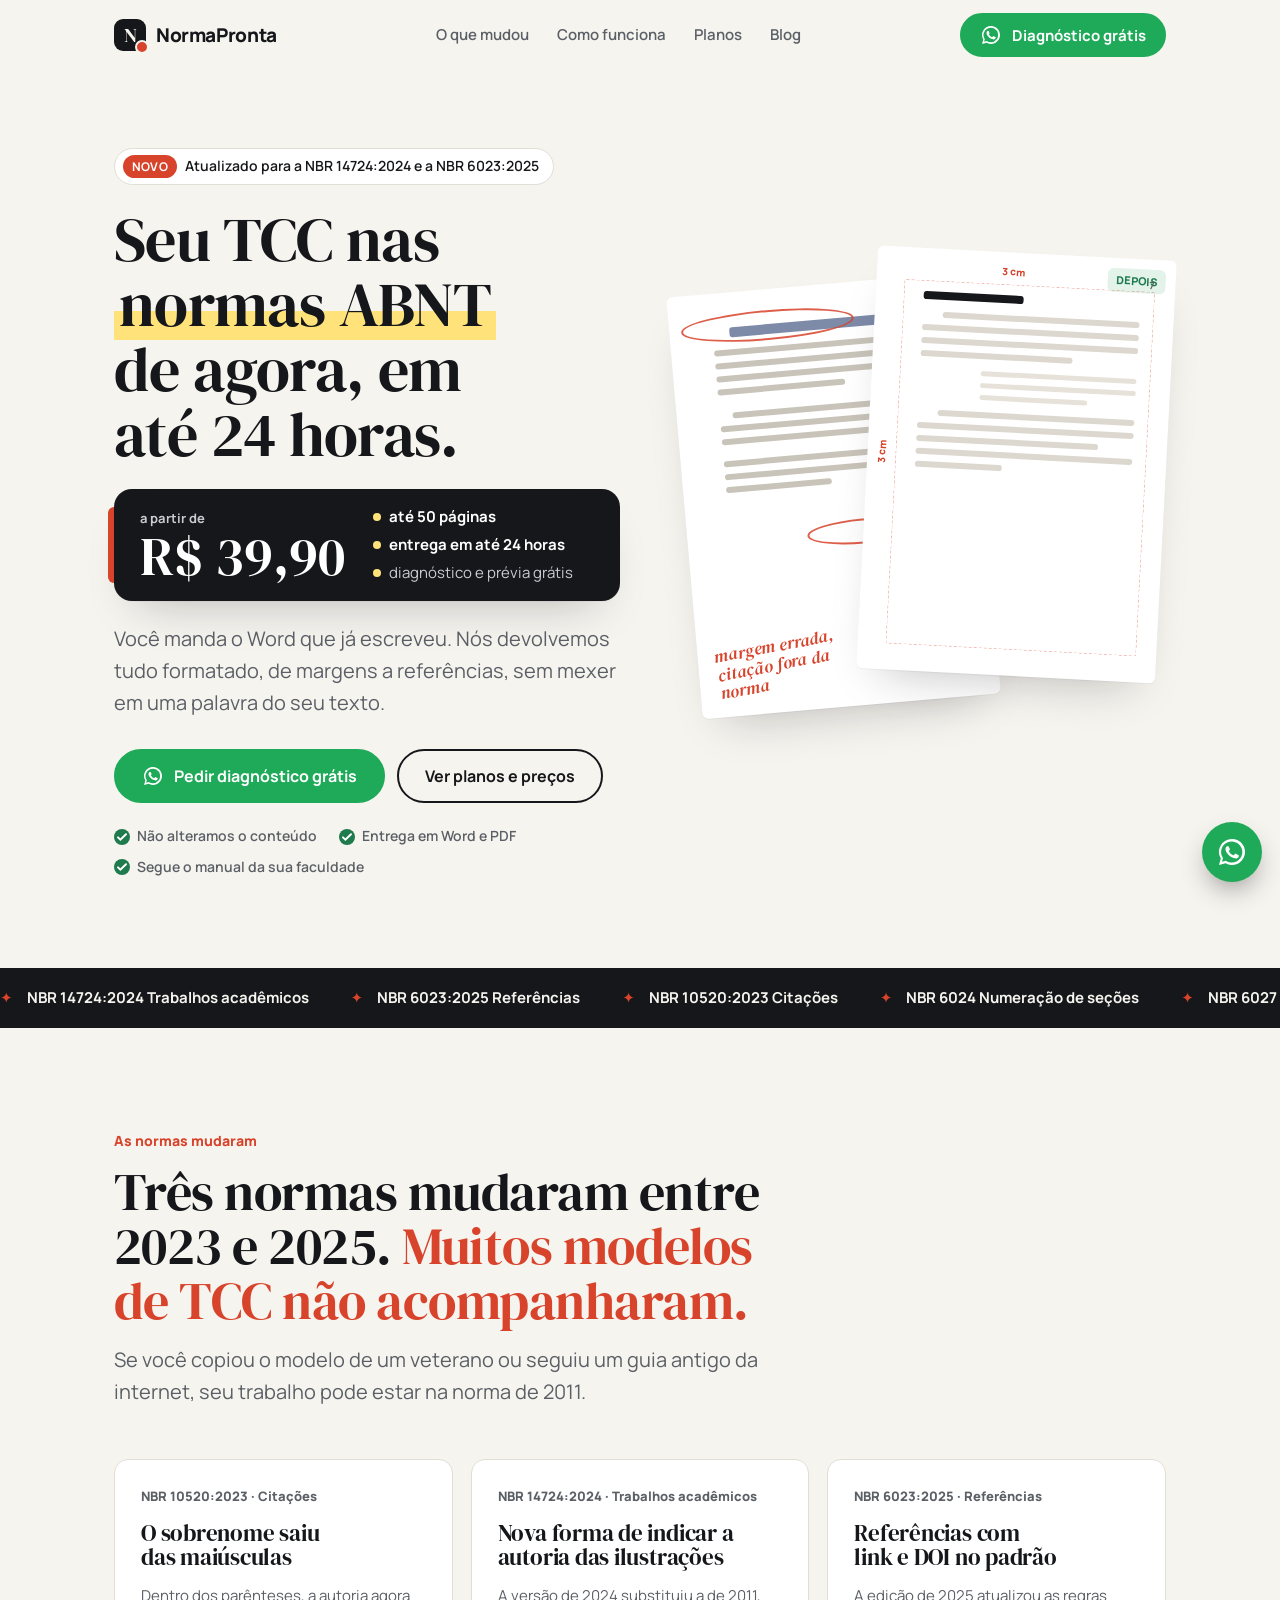
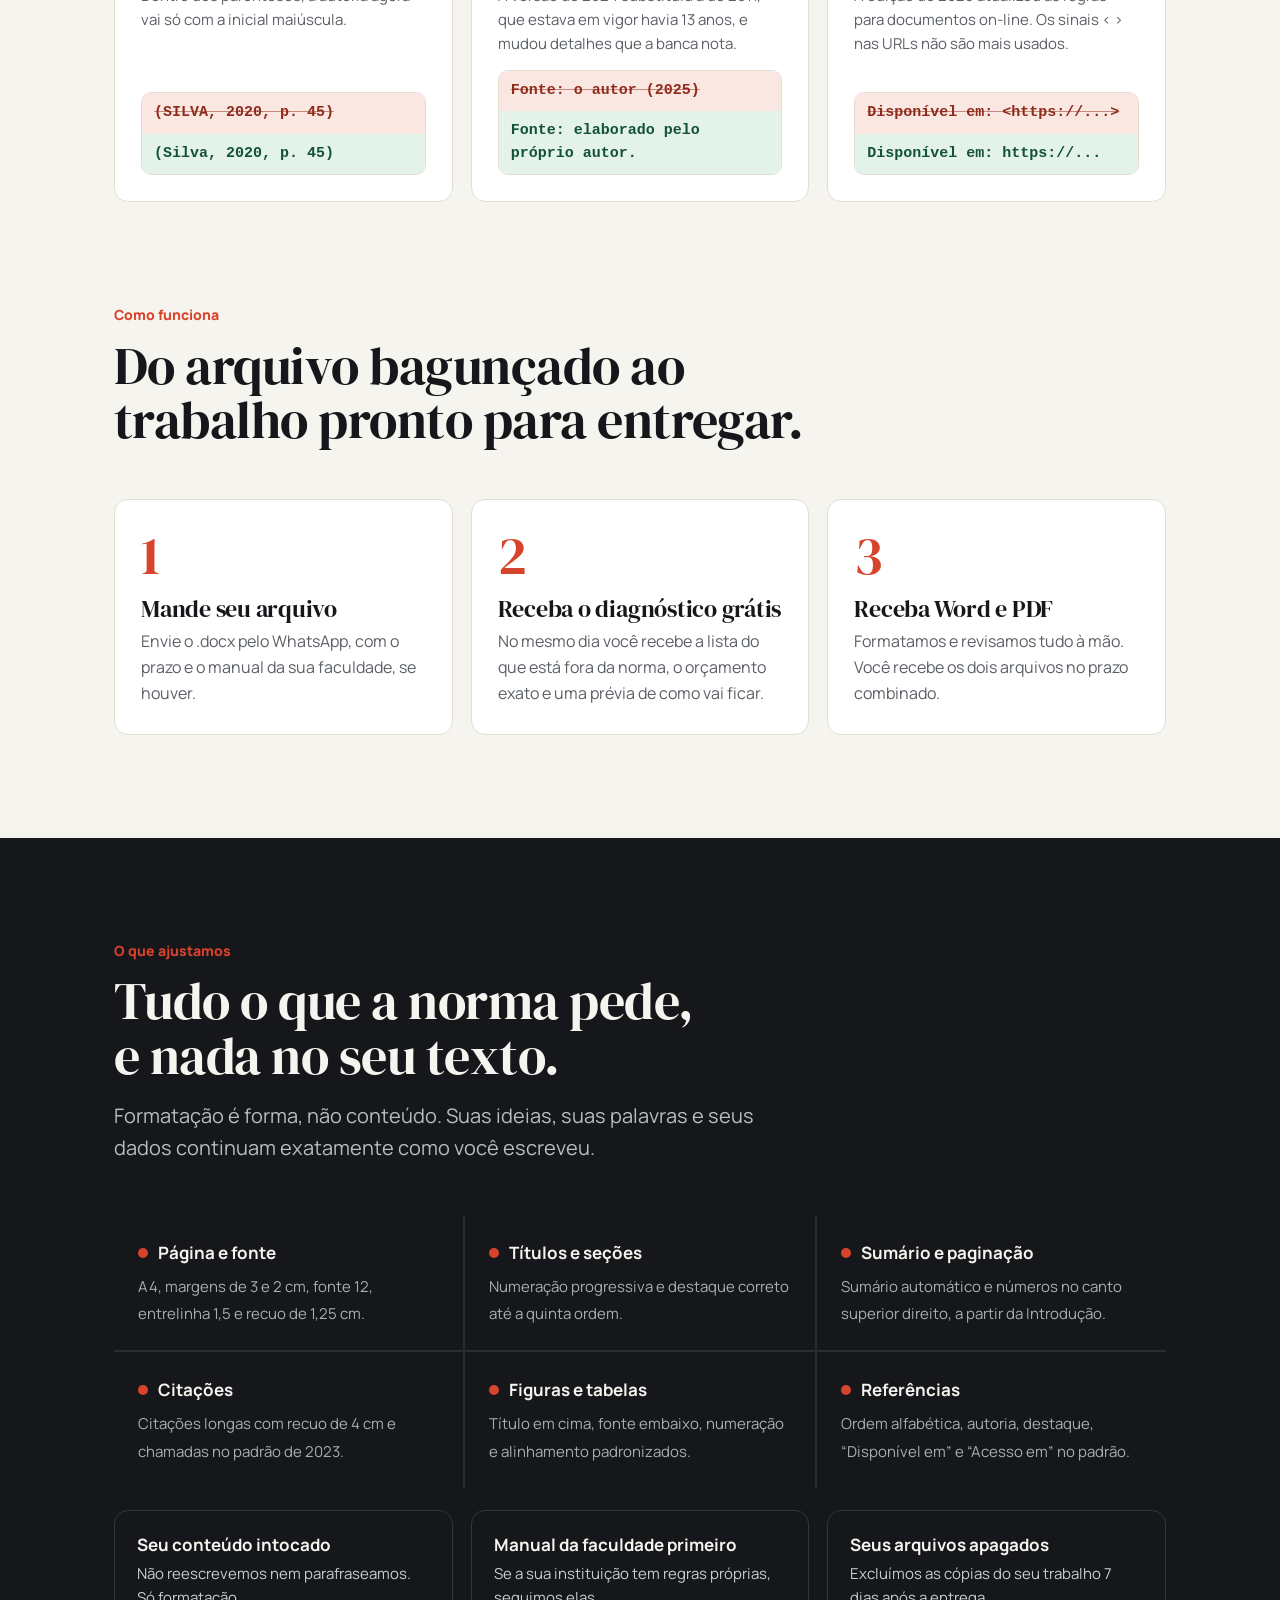
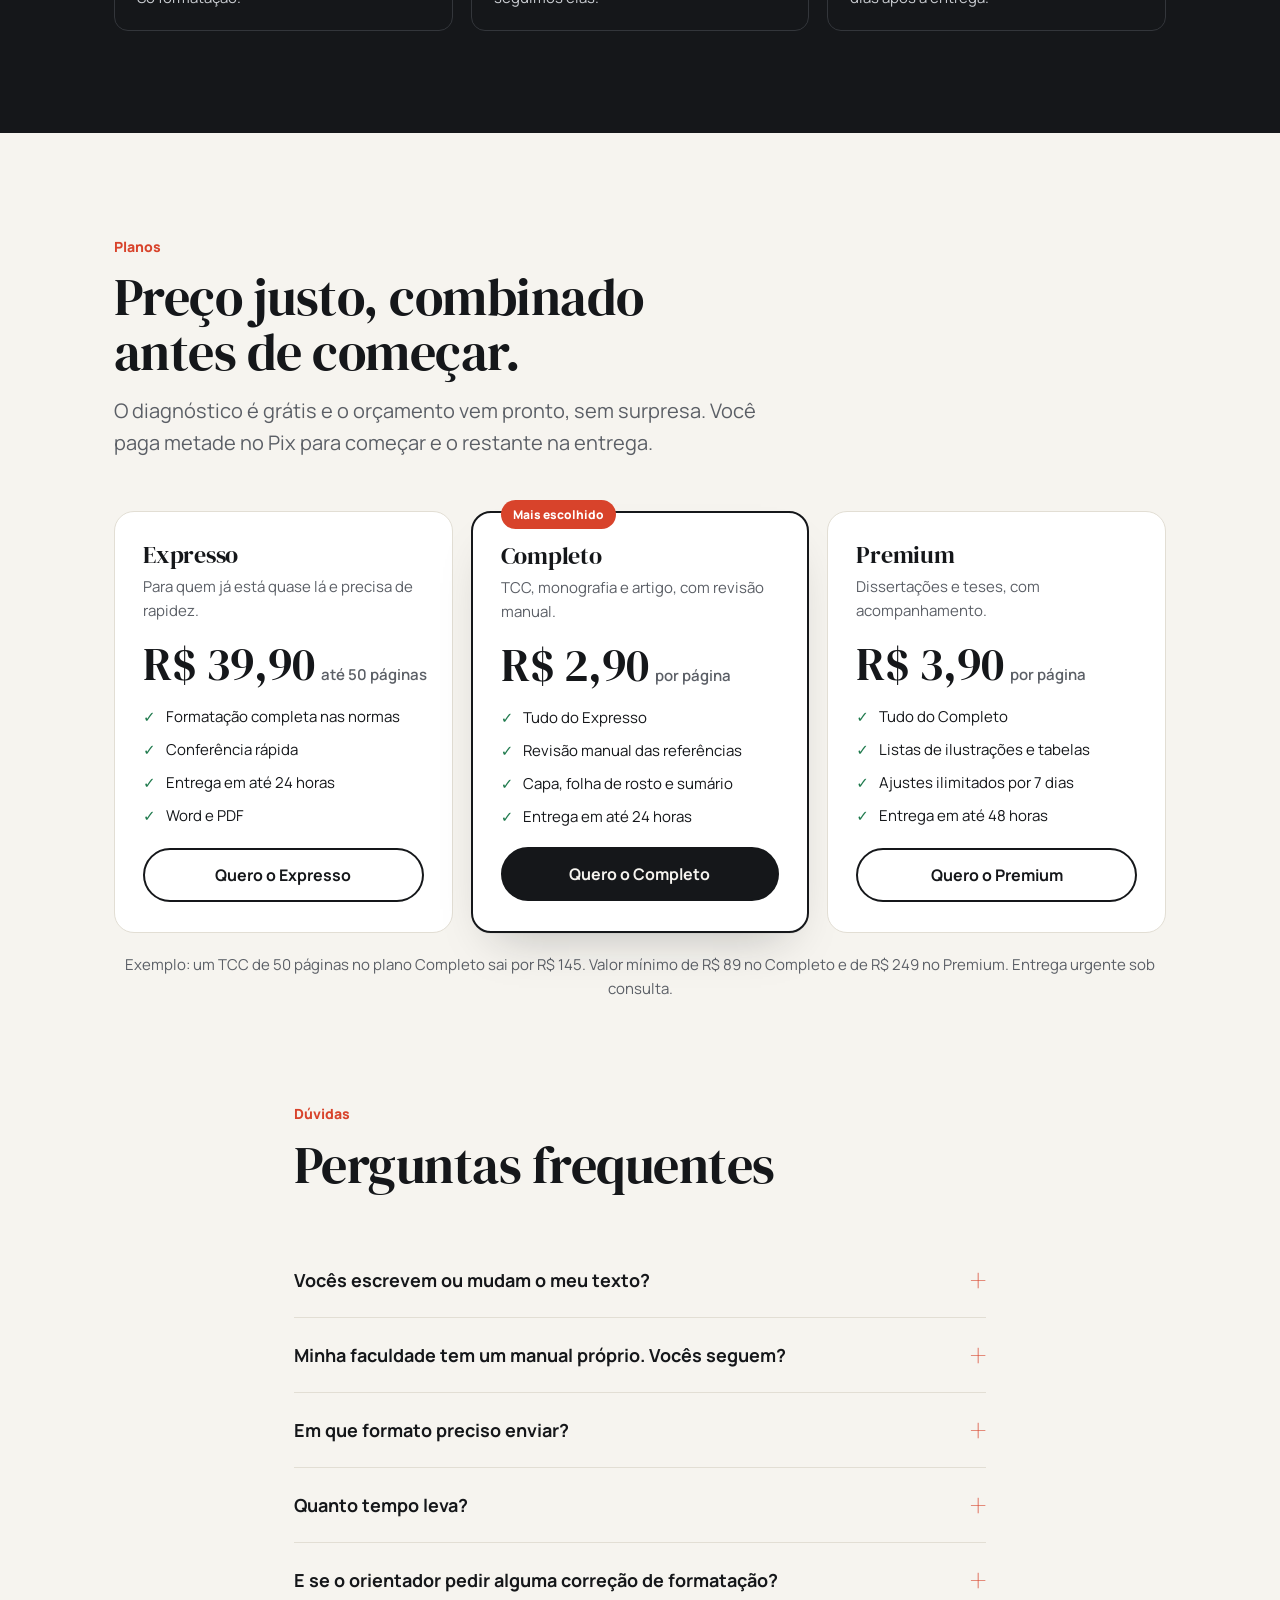
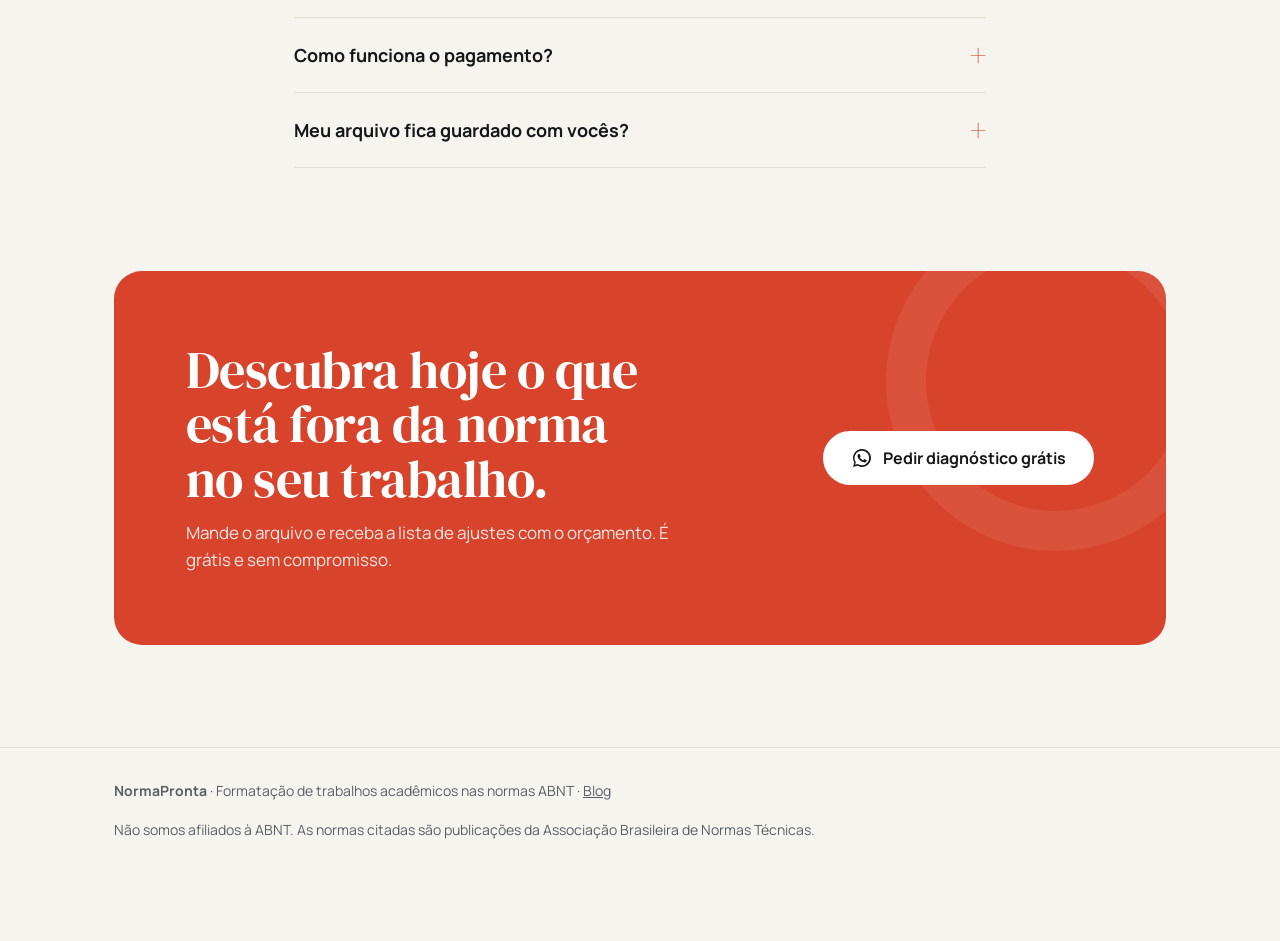
<file: index.html>
<!DOCTYPE html>
<html lang="pt-BR">
<head>
<meta charset="utf-8">
<meta name="viewport" content="width=device-width, initial-scale=1">
<title>Formatação de TCC nas normas ABNT a partir de R$ 39,90 | NormaPronta</title>
<meta name="description" content="Formatamos seu TCC, artigo, dissertação ou tese nas normas ABNT atualizadas (NBR 14724:2024, NBR 6023:2025 e NBR 10520:2023), sem alterar o conteúdo. A partir de R$ 39,90 até 50 páginas, entrega em até 24 horas. Diagnóstico grátis pelo WhatsApp.">
<meta property="og:title" content="NormaPronta | Seu TCC nas normas ABNT atualizadas">
<meta property="og:description" content="Formatação ABNT 2024 e 2025 a partir de R$ 39,90, entrega em até 24 h, sem mexer no seu texto.">
<meta property="og:type" content="website">
<meta property="og:url" content="https://normaprontatcc.com.br/">
<meta name="theme-color" content="#15171a">
<link rel="canonical" href="https://normaprontatcc.com.br/">
<link rel="icon" href="data:image/svg+xml,%3Csvg xmlns='http://www.w3.org/2000/svg' viewBox='0 0 64 64'%3E%3Crect width='64' height='64' rx='14' fill='%2315171a'/%3E%3Cpath d='M18 46V18h6l16 18V18h6v28h-6L24 28v18z' fill='%23f6f4ef'/%3E%3Ccircle cx='50' cy='48' r='5' fill='%23d8432b'/%3E%3C/svg%3E">
<script type="application/ld+json">{"@context": "https://schema.org", "@type": "ProfessionalService", "name": "NormaPronta", "url": "https://normaprontatcc.com.br/", "description": "Formatação de TCC, monografias, artigos, dissertações e teses nas normas ABNT atualizadas (NBR 14724:2024, NBR 6023:2025 e NBR 10520:2023), sem alterar o conteúdo.", "areaServed": {"@type": "Country", "name": "Brasil"}, "availableLanguage": "pt-BR", "telephone": "+55-21-97597-8875", "priceRange": "R$ 39,90 a partir de", "hasOfferCatalog": {"@type": "OfferCatalog", "name": "Planos de formatação ABNT", "itemListElement": [{"@type": "Offer", "name": "Expresso", "description": "Formatação completa até 50 páginas, entrega em até 24 horas", "price": "39.90", "priceCurrency": "BRL"}, {"@type": "Offer", "name": "Completo", "description": "Formatação com revisão manual de referências, capa e sumário, entrega em até 24 horas", "priceSpecification": {"@type": "UnitPriceSpecification", "price": "2.90", "priceCurrency": "BRL", "unitText": "página"}}, {"@type": "Offer", "name": "Premium", "description": "Dissertações e teses, entrega em até 48 horas, ajustes por 7 dias", "priceSpecification": {"@type": "UnitPriceSpecification", "price": "3.90", "priceCurrency": "BRL", "unitText": "página"}}]}}</script>
<script type="application/ld+json">{"@context": "https://schema.org", "@type": "FAQPage", "mainEntity": [{"@type": "Question", "name": "Vocês escrevem ou mudam o meu texto?", "acceptedAnswer": {"@type": "Answer", "text": "Não. Trabalhamos só a formatação: aparência, ordem dos elementos e padrões das normas. Não escrevemos, não reescrevemos e não parafraseamos o conteúdo."}}, {"@type": "Question", "name": "Minha faculdade tem um manual próprio. Vocês seguem?", "acceptedAnswer": {"@type": "Answer", "text": "Sim. Mande o manual junto com o arquivo. Quando ele for diferente da ABNT, seguimos o manual da instituição."}}, {"@type": "Question", "name": "Em que formato preciso enviar?", "acceptedAnswer": {"@type": "Answer", "text": "De preferência em Word (.docx). Aceitamos PDF, mas o Word dá um resultado melhor, porque mantém imagens e tabelas editáveis."}}, {"@type": "Question", "name": "Quanto tempo leva?", "acceptedAnswer": {"@type": "Answer", "text": "Até 24 horas no Expresso e no Completo, e até 48 horas no Premium. O prazo exato vai no orçamento, antes de você pagar."}}, {"@type": "Question", "name": "E se o orientador pedir alguma correção de formatação?", "acceptedAnswer": {"@type": "Answer", "text": "Ajustes de formatação pedidos pelo orientador são feitos sem custo por 7 dias no Premium. Nos outros planos, combinamos antes de começar."}}, {"@type": "Question", "name": "Como funciona o pagamento?", "acceptedAnswer": {"@type": "Answer", "text": "Metade no Pix para começar e o restante na entrega. Também aceitamos cartão."}}, {"@type": "Question", "name": "Meu arquivo fica guardado com vocês?", "acceptedAnswer": {"@type": "Answer", "text": "Não. Usamos seu trabalho só para formatar e apagamos as cópias 7 dias após a entrega."}}]}</script>
<link rel="preconnect" href="https://fonts.googleapis.com">
<link rel="preconnect" href="https://fonts.gstatic.com" crossorigin>
<link href="https://fonts.googleapis.com/css2?family=DM+Serif+Display:ital@0;1&family=Manrope:wght@400;500;600;700;800&display=swap" rel="stylesheet">
<style>
:root{--paper:#f6f4ef;--card:#fff;--ink:#15171a;--mute:#5b5f66;--line:#e2ded4;--red:#d8432b;--red-soft:#fbe7e2;--mark:#ffe37a;--green:#1f7a4d;--wa:#1faa59;
--r:14px;--shadow:0 1px 0 rgba(0,0,0,.04),0 24px 48px -24px rgba(21,23,26,.28)}
*{box-sizing:border-box;margin:0;min-width:0}
html{scroll-behavior:smooth;scroll-padding-top:80px}
body{background:var(--paper);color:var(--ink);font:17px/1.6 Manrope,system-ui,sans-serif;-webkit-font-smoothing:antialiased;overflow-x:clip}
img,svg{display:block;max-width:100%}
a{color:inherit}
.wrap{max-width:1180px;margin:0 auto;padding:0 max(5vw,20px)}
h1,h2,h3{font-family:"DM Serif Display",Georgia,serif;font-weight:400;line-height:1.05;letter-spacing:-.01em;text-wrap:balance}
h1{font-size:clamp(38px,5vw,62px)}h2{font-size:clamp(32px,4.2vw,52px)}h3{font-size:24px}
.lead{font-size:clamp(18px,1.6vw,20px);color:var(--mute);max-width:56ch}
.mark{background:linear-gradient(transparent 58%,var(--mark) 58% 92%,transparent 92%);padding:0 .08em}
.red{color:var(--red)}
.btn{display:inline-flex;align-items:center;justify-content:center;gap:10px;min-height:54px;padding:0 26px;border-radius:999px;font:700 16px/1 Manrope,sans-serif;text-decoration:none;border:2px solid var(--ink);cursor:pointer;transition:transform .15s,box-shadow .15s;white-space:nowrap}
.btn:hover{transform:translateY(-2px);box-shadow:0 10px 20px -10px rgba(0,0,0,.4)}
.btn:focus-visible{outline:3px solid var(--red);outline-offset:3px}
.btn.wa{background:var(--wa);border-color:var(--wa);color:#fff}
.btn.ghost{background:transparent}
.btn svg{width:22px;height:22px}
/* topo */
header{position:sticky;top:0;z-index:20;background:rgba(246,244,239,.86);backdrop-filter:blur(12px);border-bottom:1px solid transparent;transition:border-color .2s}
header.scrolled{border-color:var(--line)}
.nav{display:flex;align-items:center;justify-content:space-between;height:70px;gap:16px}
.logo{display:flex;align-items:center;gap:10px;font-weight:800;font-size:19px;text-decoration:none;letter-spacing:-.02em}
.logo i{width:32px;height:32px;border-radius:9px;background:var(--ink);display:grid;place-items:center;color:var(--paper);font:400 20px "DM Serif Display",serif;font-style:normal;position:relative}
.logo i::after{content:"";position:absolute;right:-3px;bottom:-3px;width:10px;height:10px;border-radius:50%;background:var(--red);border:2px solid var(--paper)}
.nav nav{display:flex;gap:28px;font-weight:600;font-size:15px}
.nav nav a{text-decoration:none;color:var(--mute)}.nav nav a:hover{color:var(--ink)}
.nav .btn{min-height:44px;padding:0 18px;font-size:15px}
/* hero */
.hero{padding:clamp(40px,6vw,84px) 0 clamp(56px,7vw,96px)}
.hero .wrap{display:grid;grid-template-columns:minmax(0,1.05fr) minmax(0,1fr);gap:clamp(32px,5vw,72px);align-items:center}
.pill{display:inline-flex;align-items:center;gap:8px;background:var(--card);border:1px solid var(--line);border-radius:999px;padding:6px 14px 6px 8px;font-size:14px;font-weight:600;margin-bottom:22px}
.pill b{background:var(--red);color:#fff;border-radius:999px;padding:2px 9px;font-size:12px;letter-spacing:.02em}
.hero h1{margin-bottom:22px}
.offer{display:flex;align-items:center;gap:clamp(16px,2.5vw,28px);flex-wrap:wrap;background:var(--ink);color:var(--paper);border-radius:18px;padding:16px clamp(18px,2.4vw,26px);margin:0 0 22px;max-width:560px;box-shadow:var(--shadow);position:relative}
.offer::before{content:"";position:absolute;left:-6px;top:18px;bottom:18px;width:6px;border-radius:6px 0 0 6px;background:var(--red)}
.o-price span{display:block;font-size:13px;font-weight:700;color:#c9ccd1;letter-spacing:.01em}
.o-price strong{display:block;font:400 clamp(40px,5vw,54px)/1 "DM Serif Display",Georgia,serif;color:#fff;white-space:nowrap}
.o-list{list-style:none;padding:0;margin:0;display:grid;gap:4px;font-size:15px;color:#c9ccd1}
.o-list li{display:flex;align-items:center;gap:8px}.o-list li::before{content:"";width:8px;height:8px;border-radius:50%;background:var(--mark);flex:none}
.o-list b{color:#fff;font-weight:700}
.cta{display:flex;flex-wrap:wrap;gap:12px;margin:30px 0 22px}
.trust{display:flex;flex-wrap:wrap;gap:8px 22px;font-size:14px;font-weight:600;color:var(--mute)}
.trust span{display:flex;align-items:center;gap:7px}.trust span::before{content:"";width:16px;height:16px;border-radius:50%;background:var(--green) url("data:image/svg+xml,%3Csvg xmlns='http://www.w3.org/2000/svg' viewBox='0 0 16 16'%3E%3Cpath d='M4 8.4l2.4 2.3L12 5.2' stroke='white' stroke-width='2' fill='none' stroke-linecap='round'/%3E%3C/svg%3E") center/100%}
/* folhas */
.sheets{position:relative;height:clamp(380px,44vw,520px)}
.sheet{position:absolute;width:62%;aspect-ratio:210/297;background:var(--card);border-radius:6px;box-shadow:var(--shadow);padding:9% 7% 7% 10%;overflow:hidden}
.sheet.before{left:0;top:6%;transform:rotate(-5deg);padding:6% 9%}
.sheet.after{right:0;top:0;transform:rotate(3deg);animation:float 6s ease-in-out infinite}
@keyframes float{50%{transform:rotate(3deg) translateY(-10px)}}
.sheet .tag{position:absolute;top:10px;right:10px;font-size:11px;font-weight:800;letter-spacing:.04em;padding:3px 8px;border-radius:6px}
.before .tag{background:var(--red-soft);color:var(--red)}.after .tag{background:#e3f3ea;color:var(--green)}
.ln{height:6px;border-radius:3px;background:#dcd8cf;margin:0 0 7px}
.before .ln{background:#c9c4ba}.before .ln.t{height:10px;background:#7d8aa8;width:70%;margin:6px 0 12px 8%}
.after .ln.t{height:8px;background:var(--ink);width:46%;margin-bottom:12px}
.after .ln.i{margin-left:9%}.after .ln.q{margin-left:28%;height:5px;background:#e6e2da}
.after .num{position:absolute;top:4%;right:7%;font-size:10px;color:var(--mute);font-weight:700}
.after .dim{position:absolute;font-size:10px;font-weight:800;color:var(--red)}
.after .dim.l{left:2%;top:46%;writing-mode:vertical-rl;transform:rotate(180deg)}.after .dim.t{top:2.5%;left:42%}
.after .guide{position:absolute;inset:7.5% 6.5% 6% 9.5%;border:1.5px dashed rgba(216,67,43,.35);border-radius:2px;pointer-events:none}
.pen{position:absolute;font-family:"DM Serif Display",serif;font-style:italic;color:var(--red);font-size:clamp(14px,1.4vw,17px);line-height:1.1}
.pen.a{left:6%;bottom:5%;max-width:52%;transform:rotate(-6deg)}.pen.b{left:34%;top:-1%;transform:rotate(-3deg)}
.circle{position:absolute;border:2.5px solid var(--red);border-radius:50%;opacity:.85}
.before .circle.c1{width:58%;height:7%;left:4%;top:5%}.before .circle.c2{width:38%;height:6%;left:40%;top:56%}
.arrow{position:absolute;left:41%;top:44%;width:90px;color:var(--ink);transform:rotate(-8deg)}
/* faixa */
.strip{background:var(--ink);color:var(--paper);padding:18px 0;overflow:hidden}
.strip .row{display:flex;gap:42px;white-space:nowrap;font-weight:700;font-size:15px;animation:marq 30s linear infinite;width:max-content}
.strip .row span::before{content:"✦";color:var(--red);margin-right:14px}
@keyframes marq{to{transform:translateX(-50%)}}
section{padding:clamp(64px,8vw,112px) 0}
.head{max-width:760px;margin-bottom:clamp(32px,4vw,56px)}
.head p{margin-top:16px}
.kicker{font-weight:800;font-size:14px;color:var(--red);margin-bottom:12px;display:block}
/* mudanças */
.changes{display:grid;grid-template-columns:repeat(3,minmax(0,1fr));gap:18px}
.chg{background:var(--card);border:1px solid var(--line);border-radius:var(--r);padding:26px;display:flex;flex-direction:column;gap:14px}
.chg .norm{font-size:13px;font-weight:800;color:var(--mute)}
.chg h3{font-size:23px}
.diff{font:600 15px/1.5 ui-monospace,SFMono-Regular,Menlo,monospace;border-radius:10px;overflow:hidden;border:1px solid var(--line);margin-top:auto}
.diff div{padding:9px 12px}.diff .old{background:var(--red-soft);color:#8f2b1b;text-decoration:line-through;text-decoration-color:rgba(143,43,27,.5)}.diff .new{background:#e3f3ea;color:#145236}
.chg p{color:var(--mute);font-size:15px}
/* passos */
.steps{display:grid;grid-template-columns:repeat(3,minmax(0,1fr));gap:18px;counter-reset:s}
.step{position:relative;padding:28px 26px;border-radius:var(--r);background:var(--card);border:1px solid var(--line)}
.step::before{counter-increment:s;content:counter(s);font:400 54px/1 "DM Serif Display",serif;color:var(--red);display:block;margin-bottom:14px}
.step h3{margin-bottom:8px}.step p{color:var(--mute);font-size:16px}
/* checklist */
.dark{background:var(--ink);color:var(--paper)}
.dark .lead,.dark .head p{color:#b9bcc2}
.checks{display:grid;grid-template-columns:repeat(3,minmax(0,1fr));gap:2px;background:#2a2d31;border-radius:var(--r);overflow:hidden}
.checks div{background:var(--ink);padding:24px}
.checks b{display:block;font-size:17px;margin-bottom:6px}
.checks span{color:#a9adb4;font-size:15px}
.checks b::before{content:"";display:inline-block;width:10px;height:10px;border-radius:50%;background:var(--red);margin-right:10px;vertical-align:1px}
.promise{display:grid;grid-template-columns:repeat(3,minmax(0,1fr));gap:18px;margin-top:22px}
.promise div{border:1px solid #33363b;border-radius:var(--r);padding:20px 22px;font-size:15px;color:#c9ccd1}
.promise strong{display:block;color:var(--paper);font-size:17px;margin-bottom:4px}
/* planos */
.plans{display:grid;grid-template-columns:repeat(3,minmax(0,1fr));gap:18px;align-items:stretch}
.plan{background:var(--card);border:1px solid var(--line);border-radius:20px;padding:30px 28px;display:flex;flex-direction:column;gap:18px;position:relative}
.plan.top{border:2px solid var(--ink);box-shadow:var(--shadow)}
.plan .badge{position:absolute;top:-13px;left:28px;background:var(--red);color:#fff;font-size:12px;font-weight:800;padding:5px 12px;border-radius:999px}
.plan .for{color:var(--mute);font-size:15px;margin-top:-10px}
.price{font:400 46px/1 "DM Serif Display",serif;white-space:nowrap}.price small{font:600 15px Manrope,sans-serif;color:var(--mute);margin-left:6px}
.plan ul{list-style:none;padding:0;display:grid;gap:9px;font-size:15px}
.plan li{display:flex;gap:10px}.plan li::before{content:"✓";color:var(--green);font-weight:800}
.plan .btn{margin-top:auto;width:100%}
.plan.top .btn{background:var(--ink);color:var(--paper)}
.ex{margin-top:20px;font-size:15px;color:var(--mute);text-align:center}
/* faq */
.faq{max-width:820px}
details{border-bottom:1px solid var(--line);padding:4px 0}
summary{cursor:pointer;list-style:none;display:flex;justify-content:space-between;gap:20px;align-items:center;font-weight:700;font-size:18px;padding:18px 0;min-height:44px}
summary::-webkit-details-marker{display:none}
summary::after{content:"+";font:400 30px/1 "DM Serif Display",serif;color:var(--red);transition:transform .2s;flex:none}
details[open] summary::after{transform:rotate(45deg)}
details p{color:var(--mute);padding:0 0 20px;max-width:68ch}
/* final */
.final{padding:0 0 clamp(64px,8vw,112px)}
.final .box{background:var(--red);color:#fff;border-radius:28px;padding:clamp(36px,6vw,72px);display:grid;grid-template-columns:minmax(0,1.4fr) auto;gap:30px;align-items:center;position:relative;overflow:hidden}
.final .box::after{content:"";position:absolute;right:-60px;top:-60px;width:260px;height:260px;border-radius:50%;border:40px solid rgba(255,255,255,.08)}
.final p{color:rgba(255,255,255,.88);margin-top:12px;max-width:52ch}
.final .btn{background:#fff;border-color:#fff;color:var(--ink);position:relative;z-index:1}
footer{border-top:1px solid var(--line);padding:32px 0 100px;font-size:14px;color:var(--mute)}
footer .wrap{display:flex;flex-wrap:wrap;justify-content:space-between;gap:16px}
.float{position:fixed;right:18px;bottom:18px;z-index:30;width:60px;height:60px;border-radius:50%;background:var(--wa);display:grid;place-items:center;box-shadow:0 12px 28px -8px rgba(0,0,0,.45);transition:transform .15s}
.float:hover{transform:scale(1.06)}.float svg{width:32px;height:32px}
.reveal{opacity:0;transform:translateY(18px);transition:opacity .6s,transform .6s}.reveal.in{opacity:1;transform:none}
@media(max-width:960px){.hero .wrap{grid-template-columns:minmax(0,1fr)}.sheets{max-width:520px;width:100%;margin:0 auto}
.changes,.steps,.plans,.promise{grid-template-columns:minmax(0,1fr)}.checks{grid-template-columns:repeat(2,minmax(0,1fr))}.nav nav{display:none}
.final .box{grid-template-columns:minmax(0,1fr)}.plan.top{order:-1}}
@media(max-width:560px){.checks{grid-template-columns:minmax(0,1fr)}.cta .btn{width:100%}.nav .btn span{display:none}.sheets{height:360px}}
@media(prefers-reduced-motion:reduce){*{animation:none!important;transition:none!important}.reveal{opacity:1;transform:none}}
</style>
</head>
<body>
<header id="top"><div class="wrap nav">
  <a class="logo" href="#top" aria-label="NormaPronta, início"><i>N</i>NormaPronta</a>
  <nav aria-label="Seções"><a href="#mudancas">O que mudou</a><a href="#como">Como funciona</a><a href="#planos">Planos</a><a href="/blog/">Blog</a></nav>
  <a class="btn wa js-wa" href="#planos" data-msg="Oi! Quero o diagnóstico grátis do meu trabalho."><svg viewBox="0 0 32 32" aria-hidden="true"><path fill="currentColor" d="M16 3a13 13 0 0 0-11.2 19.6L3 29l6.6-1.7A13 13 0 1 0 16 3zm0 23.6c-2 0-4-.6-5.7-1.6l-.4-.2-3.9 1 1-3.8-.3-.4A10.6 10.6 0 1 1 16 26.6zm5.8-7.9c-.3-.2-1.9-.9-2.2-1-.3-.1-.5-.2-.7.2l-1 1.2c-.2.2-.4.2-.7.1a8.7 8.7 0 0 1-4.3-3.8c-.3-.6.3-.5.9-1.7.1-.2 0-.4 0-.6l-1-2.4c-.3-.6-.5-.5-.7-.5h-.6c-.2 0-.6.1-.9.4-.3.3-1.1 1.1-1.1 2.7s1.2 3.2 1.3 3.4c.2.2 2.3 3.5 5.6 4.9 2.1.9 2.9 1 4 .8.6-.1 1.9-.8 2.2-1.5.3-.8.3-1.4.2-1.5-.1-.2-.3-.3-.6-.4z"/></svg><span>Diagnóstico grátis</span></a>
</div></header>

<main>
<section class="hero" style="padding-top:clamp(40px,6vw,84px)"><div class="wrap">
  <div>
    <div class="pill"><b>NOVO</b> Atualizado para a NBR 14724:2024 e a NBR 6023:2025</div>
    <h1>Seu TCC nas <span class="mark">normas ABNT</span> de agora, em até 24 horas.</h1>
    <div class="offer" aria-label="Oferta">
      <div class="o-price"><span>a partir de</span><strong>R$&nbsp;39,90</strong></div>
      <ul class="o-list"><li><b>até 50 páginas</b></li><li><b>entrega em até 24 horas</b></li><li>diagnóstico e prévia grátis</li></ul>
    </div>
    <p class="lead">Você manda o Word que já escreveu. Nós devolvemos tudo formatado, de margens a referências, sem mexer em uma palavra do seu texto.</p>
    <div class="cta">
      <a class="btn wa js-wa" href="#planos" data-msg="Oi! Quero o diagnóstico grátis do meu trabalho."><svg viewBox="0 0 32 32" aria-hidden="true"><use href="#wa"/></svg>Pedir diagnóstico grátis</a>
      <a class="btn ghost" href="#planos">Ver planos e preços</a>
    </div>
    <div class="trust"><span>Não alteramos o conteúdo</span><span>Entrega em Word e PDF</span><span>Segue o manual da sua faculdade</span></div>
  </div>
  <div class="sheets" aria-hidden="true">
    <div class="sheet before"><span class="tag">ANTES</span>
      <div class="ln t"></div><div class="circle c1"></div>
      <div class="ln" style="width:92%"></div><div class="ln" style="width:80%"></div><div class="ln" style="width:96%"></div><div class="ln" style="width:60%;margin-bottom:18px"></div>
      <div class="ln" style="width:88%;margin-left:6%"></div><div class="ln" style="width:94%"></div><div class="ln" style="width:72%"></div><div class="circle c2"></div>
      <div class="ln" style="width:90%;margin-top:16px"></div><div class="ln" style="width:84%"></div><div class="ln" style="width:50%"></div>
      <div class="pen a">margem errada,<br>citação fora da norma</div>
    </div>
    <svg class="arrow" viewBox="0 0 100 40"><path d="M4 30C30 6 62 4 92 18" fill="none" stroke="currentColor" stroke-width="3" stroke-linecap="round"/><path d="M80 8l13 10-15 6" fill="none" stroke="currentColor" stroke-width="3" stroke-linecap="round" stroke-linejoin="round"/></svg>
    <div class="sheet after"><span class="tag">DEPOIS</span><span class="num">7</span><span class="dim t">3 cm</span><span class="dim l">3 cm</span><div class="guide"></div>
      <div class="ln t"></div>
      <div class="ln i" style="width:91%"></div><div class="ln"></div><div class="ln"></div><div class="ln" style="width:70%;margin-bottom:12px"></div>
      <div class="ln q" style="width:72%"></div><div class="ln q" style="width:72%"></div><div class="ln q" style="width:50%;margin-bottom:12px"></div>
      <div class="ln i" style="width:91%"></div><div class="ln"></div><div class="ln" style="width:84%"></div><div class="ln"></div><div class="ln" style="width:40%"></div>
    </div>
  </div>
</div></section>

<div class="strip" aria-label="Normas atendidas"><div class="row">
  <span>NBR 14724:2024 Trabalhos acadêmicos</span><span>NBR 6023:2025 Referências</span><span>NBR 10520:2023 Citações</span><span>NBR 6024 Numeração de seções</span><span>NBR 6027 Sumário</span><span>NBR 6028 Resumo</span>
  <span>NBR 14724:2024 Trabalhos acadêmicos</span><span>NBR 6023:2025 Referências</span><span>NBR 10520:2023 Citações</span><span>NBR 6024 Numeração de seções</span><span>NBR 6027 Sumário</span><span>NBR 6028 Resumo</span>
</div></div>

<section id="mudancas"><div class="wrap">
  <div class="head reveal"><span class="kicker">As normas mudaram</span><h2>Três normas mudaram entre 2023 e 2025. <span class="red">Muitos modelos de TCC não acompanharam.</span></h2>
  <p class="lead">Se você copiou o modelo de um veterano ou seguiu um guia antigo da internet, seu trabalho pode estar na norma de 2011.</p></div>
  <div class="changes">
    <article class="chg reveal"><span class="norm">NBR 10520:2023 · Citações</span><h3>O sobrenome saiu das maiúsculas</h3><p>Dentro dos parênteses, a autoria agora vai só com a inicial maiúscula.</p>
      <div class="diff"><div class="old">(SILVA, 2020, p. 45)</div><div class="new">(Silva, 2020, p. 45)</div></div></article>
    <article class="chg reveal"><span class="norm">NBR 14724:2024 · Trabalhos acadêmicos</span><h3>Nova forma de indicar a autoria das ilustrações</h3><p>A versão de 2024 substituiu a de 2011, que estava em vigor havia 13 anos, e mudou detalhes que a banca nota.</p>
      <div class="diff"><div class="old">Fonte: o autor (2025)</div><div class="new">Fonte: elaborado pelo próprio autor.</div></div></article>
    <article class="chg reveal"><span class="norm">NBR 6023:2025 · Referências</span><h3>Referências com link e DOI no padrão</h3><p>A edição de 2025 atualizou as regras para documentos on-line. Os sinais &lt; &gt; nas URLs não são mais usados.</p>
      <div class="diff"><div class="old">Disponível em: &lt;https://...&gt;</div><div class="new">Disponível em: https://...</div></div></article>
  </div>
</div></section>

<section id="como" style="padding-top:0"><div class="wrap">
  <div class="head reveal"><span class="kicker">Como funciona</span><h2>Do arquivo bagunçado ao trabalho pronto para entregar.</h2></div>
  <div class="steps">
    <div class="step reveal"><h3>Mande seu arquivo</h3><p>Envie o .docx pelo WhatsApp, com o prazo e o manual da sua faculdade, se houver.</p></div>
    <div class="step reveal"><h3>Receba o diagnóstico grátis</h3><p>No mesmo dia você recebe a lista do que está fora da norma, o orçamento exato e uma prévia de como vai ficar.</p></div>
    <div class="step reveal"><h3>Receba Word e PDF</h3><p>Formatamos e revisamos tudo à mão. Você recebe os dois arquivos no prazo combinado.</p></div>
  </div>
</div></section>

<section class="dark"><div class="wrap">
  <div class="head reveal"><span class="kicker">O que ajustamos</span><h2>Tudo o que a norma pede, e nada no seu texto.</h2>
  <p class="lead">Formatação é forma, não conteúdo. Suas ideias, suas palavras e seus dados continuam exatamente como você escreveu.</p></div>
  <div class="checks reveal">
    <div><b>Página e fonte</b><span>A4, margens de 3 e 2 cm, fonte 12, entrelinha 1,5 e recuo de 1,25 cm.</span></div>
    <div><b>Títulos e seções</b><span>Numeração progressiva e destaque correto até a quinta ordem.</span></div>
    <div><b>Sumário e paginação</b><span>Sumário automático e números no canto superior direito, a partir da Introdução.</span></div>
    <div><b>Citações</b><span>Citações longas com recuo de 4 cm e chamadas no padrão de 2023.</span></div>
    <div><b>Figuras e tabelas</b><span>Título em cima, fonte embaixo, numeração e alinhamento padronizados.</span></div>
    <div><b>Referências</b><span>Ordem alfabética, autoria, destaque, “Disponível em” e “Acesso em” no padrão.</span></div>
  </div>
  <div class="promise">
    <div class="reveal"><strong>Seu conteúdo intocado</strong>Não reescrevemos nem parafraseamos. Só formatação.</div>
    <div class="reveal"><strong>Manual da faculdade primeiro</strong>Se a sua instituição tem regras próprias, seguimos elas.</div>
    <div class="reveal"><strong>Seus arquivos apagados</strong>Excluímos as cópias do seu trabalho 7 dias após a entrega.</div>
  </div>
</div></section>

<section id="planos"><div class="wrap">
  <div class="head reveal"><span class="kicker">Planos</span><h2>Preço justo, combinado antes de começar.</h2>
  <p class="lead">O diagnóstico é grátis e o orçamento vem pronto, sem surpresa. Você paga metade no Pix para começar e o restante na entrega.</p></div>
  <div class="plans">
    <div class="plan reveal"><h3>Expresso</h3><p class="for">Para quem já está quase lá e precisa de rapidez.</p>
      <div class="price">R$ 39,90<small>até 50 páginas</small></div>
      <ul><li>Formatação completa nas normas</li><li>Conferência rápida</li><li>Entrega em até 24 horas</li><li>Word e PDF</li></ul>
      <a class="btn ghost js-wa" href="#planos" data-msg="Oi! Tenho interesse no plano Expresso.">Quero o Expresso</a></div>
    <div class="plan top reveal"><span class="badge">Mais escolhido</span><h3>Completo</h3><p class="for">TCC, monografia e artigo, com revisão manual.</p>
      <div class="price">R$ 2,90<small>por página</small></div>
      <ul><li>Tudo do Expresso</li><li>Revisão manual das referências</li><li>Capa, folha de rosto e sumário</li><li>Entrega em até 24 horas</li></ul>
      <a class="btn js-wa" href="#planos" data-msg="Oi! Tenho interesse no plano Completo.">Quero o Completo</a></div>
    <div class="plan reveal"><h3>Premium</h3><p class="for">Dissertações e teses, com acompanhamento.</p>
      <div class="price">R$ 3,90<small>por página</small></div>
      <ul><li>Tudo do Completo</li><li>Listas de ilustrações e tabelas</li><li>Ajustes ilimitados por 7 dias</li><li>Entrega em até 48 horas</li></ul>
      <a class="btn ghost js-wa" href="#planos" data-msg="Oi! Tenho interesse no plano Premium.">Quero o Premium</a></div>
  </div>
  <p class="ex reveal">Exemplo: um TCC de 50 páginas no plano Completo sai por R$ 145. Valor mínimo de R$ 89 no Completo e de R$ 249 no Premium. Entrega urgente sob consulta.</p>
</div></section>

<section id="duvidas" style="padding-top:0"><div class="wrap faq">
  <div class="head reveal"><span class="kicker">Dúvidas</span><h2>Perguntas frequentes</h2></div>
  <details><summary>Vocês escrevem ou mudam o meu texto?</summary><p>Não. Trabalhamos só a formatação: aparência, ordem dos elementos e padrões das normas. Não escrevemos, não reescrevemos e não parafraseamos o conteúdo.</p></details>
  <details><summary>Minha faculdade tem um manual próprio. Vocês seguem?</summary><p>Sim. Mande o manual junto com o arquivo. Quando ele for diferente da ABNT, seguimos o manual da instituição.</p></details>
  <details><summary>Em que formato preciso enviar?</summary><p>De preferência em Word (.docx). Aceitamos PDF, mas o Word dá um resultado melhor, porque mantém imagens e tabelas editáveis.</p></details>
  <details><summary>Quanto tempo leva?</summary><p>Até 24 horas no Expresso e no Completo, e até 48 horas no Premium. O prazo exato vai no orçamento, antes de você pagar.</p></details>
  <details><summary>E se o orientador pedir alguma correção de formatação?</summary><p>Ajustes de formatação pedidos pelo orientador são feitos sem custo por 7 dias no Premium. Nos outros planos, combinamos antes de começar.</p></details>
  <details><summary>Como funciona o pagamento?</summary><p>Metade no Pix para começar e o restante na entrega. Também aceitamos cartão.</p></details>
  <details><summary>Meu arquivo fica guardado com vocês?</summary><p>Não. Usamos seu trabalho só para formatar e apagamos as cópias 7 dias após a entrega.</p></details>
</div></section>

<div class="final"><div class="wrap"><div class="box reveal">
  <div><h2>Descubra hoje o que está fora da norma no seu trabalho.</h2><p>Mande o arquivo e receba a lista de ajustes com o orçamento. É grátis e sem compromisso.</p></div>
  <a class="btn js-wa" href="#planos" data-msg="Oi! Quero o diagnóstico grátis do meu trabalho."><svg viewBox="0 0 32 32" aria-hidden="true"><use href="#wa"/></svg>Pedir diagnóstico grátis</a>
</div></div></div>
</main>

<footer><div class="wrap">
  <span><strong>NormaPronta</strong> · Formatação de trabalhos acadêmicos nas normas ABNT · <a href="/blog/">Blog</a></span>
  <span>Não somos afiliados à ABNT. As normas citadas são publicações da Associação Brasileira de Normas Técnicas.</span>
</div></footer>

<a class="float js-wa" href="#planos" data-msg="Oi! Quero o diagnóstico grátis do meu trabalho." aria-label="Falar no WhatsApp"><svg viewBox="0 0 32 32" aria-hidden="true" style="color:#fff"><use href="#wa"/></svg></a>

<svg width="0" height="0" style="position:absolute" aria-hidden="true"><symbol id="wa" viewBox="0 0 32 32"><path fill="currentColor" d="M16 3a13 13 0 0 0-11.2 19.6L3 29l6.6-1.7A13 13 0 1 0 16 3zm0 23.6c-2 0-4-.6-5.7-1.6l-.4-.2-3.9 1 1-3.8-.3-.4A10.6 10.6 0 1 1 16 26.6zm5.8-7.9c-.3-.2-1.9-.9-2.2-1-.3-.1-.5-.2-.7.2l-1 1.2c-.2.2-.4.2-.7.1a8.7 8.7 0 0 1-4.3-3.8c-.3-.6.3-.5.9-1.7.1-.2 0-.4 0-.6l-1-2.4c-.3-.6-.5-.5-.7-.5h-.6c-.2 0-.6.1-.9.4-.3.3-1.1 1.1-1.1 2.7s1.2 3.2 1.3 3.4c.2.2 2.3 3.5 5.6 4.9 2.1.9 2.9 1 4 .8.6-.1 1.9-.8 2.2-1.5.3-.8.3-1.4.2-1.5-.1-.2-.3-.3-.6-.4z"/></symbol></svg>

<script>
{
  // >>> Coloque aqui o número do WhatsApp com DDI e DDD, só números. Ex.: '5511999998888'
  const WHATSAPP = '5521975978875';
  document.querySelectorAll('.js-wa').forEach(a => {
    if (!WHATSAPP) return;
    a.href = 'https://wa.me/' + WHATSAPP + '?text=' + encodeURIComponent(a.dataset.msg || 'Oi!');
    a.target = '_blank'; a.rel = 'noopener';
  });
  const h = document.querySelector('header');
  addEventListener('scroll', () => h.classList.toggle('scrolled', scrollY > 8), { passive: true });
  const io = new IntersectionObserver(es => es.forEach(e => { if (e.isIntersecting) { e.target.classList.add('in'); io.unobserve(e.target); } }), { threshold: .12 });
  document.querySelectorAll('.reveal').forEach(el => io.observe(el));
}
</script>
</body>
</html>
</file>
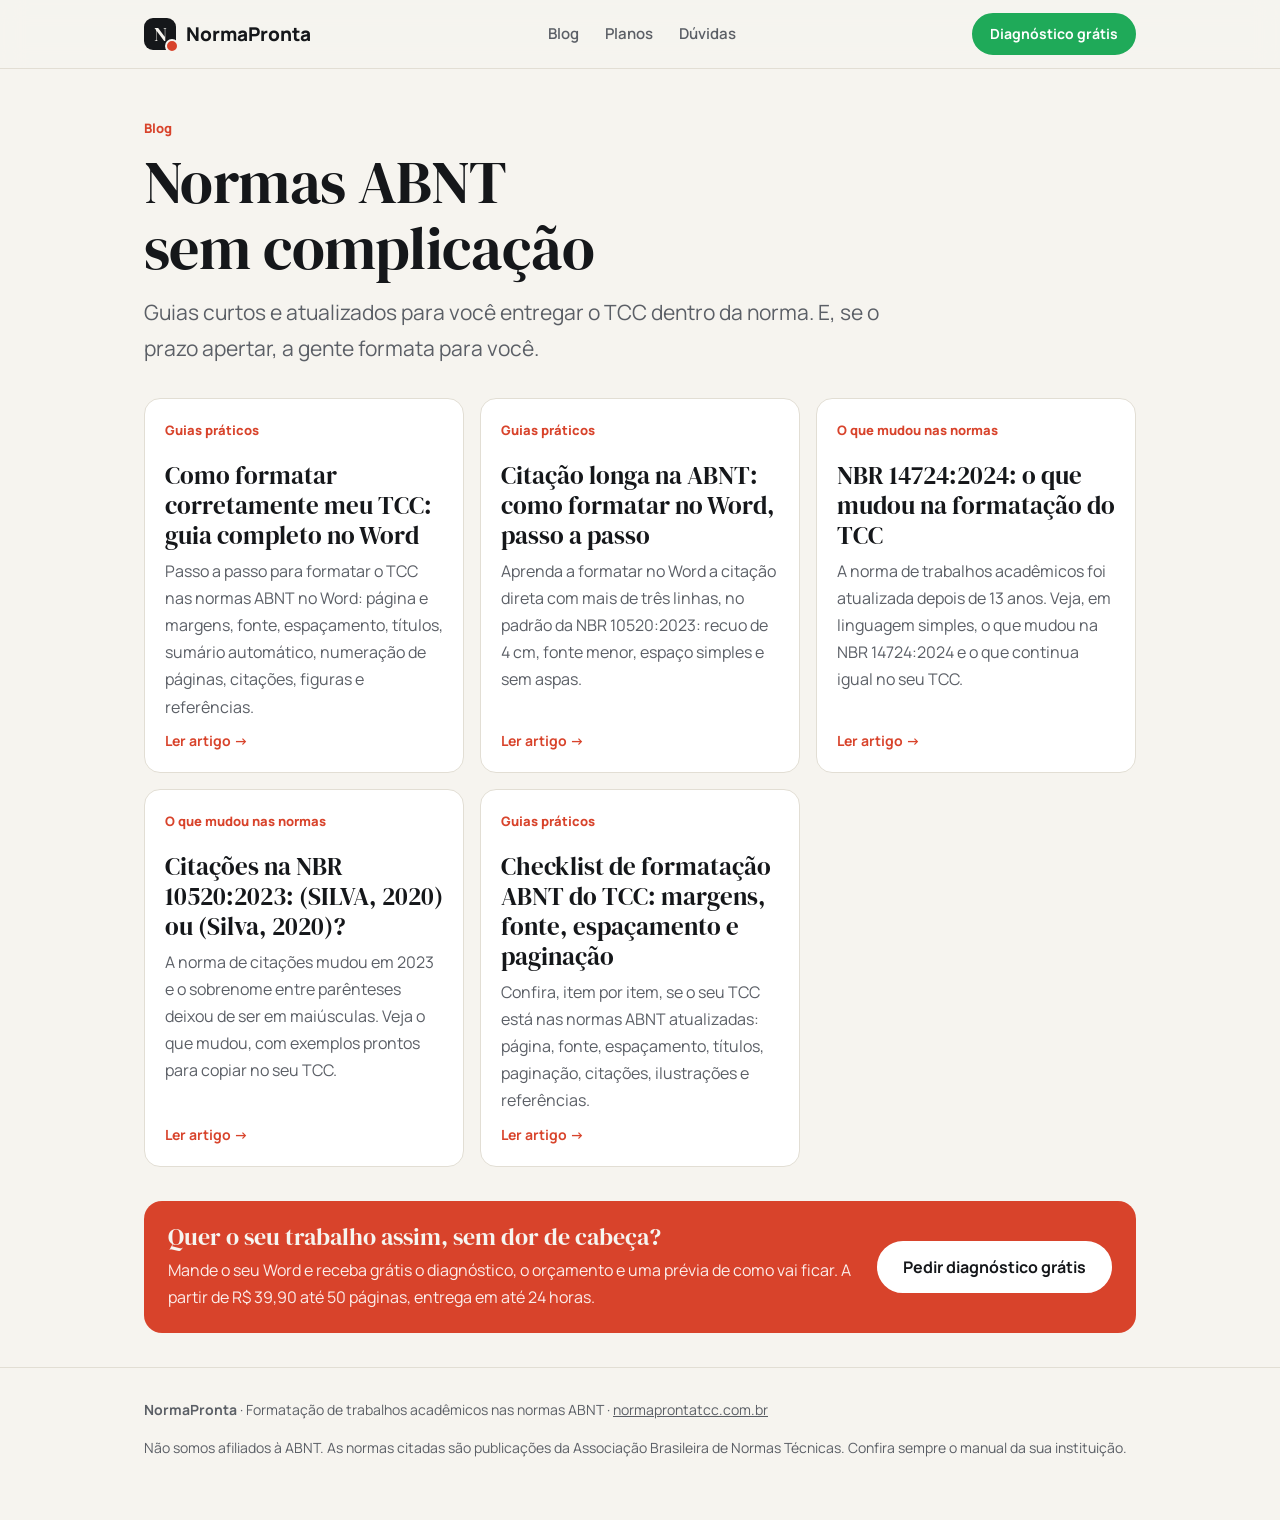
<file: blog/index.html>
<!DOCTYPE html>
<html lang="pt-BR">
<head>
<meta charset="utf-8">
<meta name="viewport" content="width=device-width, initial-scale=1">
<title>Blog NormaPronta: normas ABNT, TCC e formatação sem complicação</title>
<meta name="description" content="Guias práticos e atualizados sobre as normas ABNT para TCC, artigos, dissertações e teses: o que mudou nas normas, citações, referências e checklists de formatação.">
<link rel="canonical" href="https://normaprontatcc.com.br/blog/">
<meta property="og:title" content="Blog NormaPronta: normas ABNT, TCC e formatação sem complicação">
<meta property="og:description" content="Guias práticos e atualizados sobre as normas ABNT para TCC, artigos, dissertações e teses: o que mudou nas normas, citações, referências e checklists de formatação.">
<meta property="og:type" content="website">
<meta property="og:url" content="https://normaprontatcc.com.br/blog/">
<meta property="og:locale" content="pt_BR">
<meta name="theme-color" content="#15171a">
<link rel="icon" href="data:image/svg+xml,%3Csvg xmlns='http://www.w3.org/2000/svg' viewBox='0 0 64 64'%3E%3Crect width='64' height='64' rx='14' fill='%2315171a'/%3E%3Cpath d='M18 46V18h6l16 18V18h6v28h-6L24 28v18z' fill='%23f6f4ef'/%3E%3Ccircle cx='50' cy='48' r='5' fill='%23d8432b'/%3E%3C/svg%3E">
<link rel="preconnect" href="https://fonts.googleapis.com"><link rel="preconnect" href="https://fonts.gstatic.com" crossorigin>
<link href="https://fonts.googleapis.com/css2?family=DM+Serif+Display&family=Manrope:wght@400;500;600;700;800&display=swap" rel="stylesheet">
<link rel="stylesheet" href="/blog/blog.css">
<script type="application/ld+json">{"@context":"https://schema.org","@type":"Blog","name":"Blog NormaPronta","url":"https://normaprontatcc.com.br/blog/","inLanguage":"pt-BR","blogPost":[{"@type":"BlogPosting","headline":"Como formatar corretamente meu TCC: guia completo no Word","url":"https://normaprontatcc.com.br/blog/como-formatar-tcc-corretamente/","datePublished":"2026-11-28"},{"@type":"BlogPosting","headline":"Citação longa na ABNT: como formatar no Word, passo a passo","url":"https://normaprontatcc.com.br/blog/citacao-longa-abnt-como-fazer-no-word/","datePublished":"2026-11-26"},{"@type":"BlogPosting","headline":"NBR 14724:2024: o que mudou na formatação do TCC","url":"https://normaprontatcc.com.br/blog/nbr-14724-2024-o-que-mudou/","datePublished":"2026-11-24"},{"@type":"BlogPosting","headline":"Citações na NBR 10520:2023: (SILVA, 2020) ou (Silva, 2020)?","url":"https://normaprontatcc.com.br/blog/nbr-10520-2023-citacoes-o-que-mudou/","datePublished":"2026-11-23"},{"@type":"BlogPosting","headline":"Checklist de formatação ABNT do TCC: margens, fonte, espaçamento e paginação","url":"https://normaprontatcc.com.br/blog/checklist-formatacao-tcc-abnt/","datePublished":"2026-11-22"}]}</script>
</head>
<body>
<header class="top"><div class="wrap nav">
  <a class="logo" href="/" aria-label="NormaPronta, início"><i>N</i>NormaPronta</a>
  <nav aria-label="Seções"><a href="/blog/">Blog</a><a href="/#planos">Planos</a><a href="/#duvidas">Dúvidas</a></nav>
  <a class="btn wa sm" href="https://wa.me/5521975978875?text=Oi!%20Vim%20pelo%20blog%20e%20quero%20o%20diagn%C3%B3stico%20gr%C3%A1tis%20do%20meu%20trabalho." target="_blank" rel="noopener">Diagnóstico grátis</a>
</div></header>
<main class="wrap">
  <section class="blog-hero">
    <span class="kicker">Blog</span>
    <h1>Normas ABNT sem complicação</h1>
    <p class="lead">Guias curtos e atualizados para você entregar o TCC dentro da norma. E, se o prazo apertar, a gente formata para você.</p>
  </section>
  <div class="cards list">
    <a class="card big" href="/blog/como-formatar-tcc-corretamente/"><span class="kicker">Guias práticos</span><strong>Como formatar corretamente meu TCC: guia completo no Word</strong><p>Passo a passo para formatar o TCC nas normas ABNT no Word: página e margens, fonte, espaçamento, títulos, sumário automático, numeração de páginas, citações, figuras e referências.</p><span class="more">Ler artigo →</span></a>
    <a class="card big" href="/blog/citacao-longa-abnt-como-fazer-no-word/"><span class="kicker">Guias práticos</span><strong>Citação longa na ABNT: como formatar no Word, passo a passo</strong><p>Aprenda a formatar no Word a citação direta com mais de três linhas, no padrão da NBR 10520:2023: recuo de 4 cm, fonte menor, espaço simples e sem aspas.</p><span class="more">Ler artigo →</span></a>
    <a class="card big" href="/blog/nbr-14724-2024-o-que-mudou/"><span class="kicker">O que mudou nas normas</span><strong>NBR 14724:2024: o que mudou na formatação do TCC</strong><p>A norma de trabalhos acadêmicos foi atualizada depois de 13 anos. Veja, em linguagem simples, o que mudou na NBR 14724:2024 e o que continua igual no seu TCC.</p><span class="more">Ler artigo →</span></a>
    <a class="card big" href="/blog/nbr-10520-2023-citacoes-o-que-mudou/"><span class="kicker">O que mudou nas normas</span><strong>Citações na NBR 10520:2023: (SILVA, 2020) ou (Silva, 2020)?</strong><p>A norma de citações mudou em 2023 e o sobrenome entre parênteses deixou de ser em maiúsculas. Veja o que mudou, com exemplos prontos para copiar no seu TCC.</p><span class="more">Ler artigo →</span></a>
    <a class="card big" href="/blog/checklist-formatacao-tcc-abnt/"><span class="kicker">Guias práticos</span><strong>Checklist de formatação ABNT do TCC: margens, fonte, espaçamento e paginação</strong><p>Confira, item por item, se o seu TCC está nas normas ABNT atualizadas: página, fonte, espaçamento, títulos, paginação, citações, ilustrações e referências.</p><span class="more">Ler artigo →</span></a>
  </div>
  
<aside class="cta-box final">
  <div>
    <strong>Quer o seu trabalho assim, sem dor de cabeça?</strong>
    <p>Mande o seu Word e receba grátis o diagnóstico, o orçamento e uma prévia de como vai ficar. A partir de R$ 39,90 até 50 páginas, entrega em até 24 horas.</p>
  </div>
  <a class="btn wa" href="https://wa.me/5521975978875?text=Oi!%20Vim%20pelo%20blog%20(p%C3%A1gina%20do%20blog)%20e%20quero%20o%20diagn%C3%B3stico%20gr%C3%A1tis%20do%20meu%20trabalho." target="_blank" rel="noopener">Pedir diagnóstico grátis</a>
</aside>
</main>
<footer class="foot"><div class="wrap">
  <span><strong>NormaPronta</strong> · Formatação de trabalhos acadêmicos nas normas ABNT · <a href="/">normaprontatcc.com.br</a></span>
  <span>Não somos afiliados à ABNT. As normas citadas são publicações da Associação Brasileira de Normas Técnicas. Confira sempre o manual da sua instituição.</span>
</div></footer>
</body>
</html>
</file>
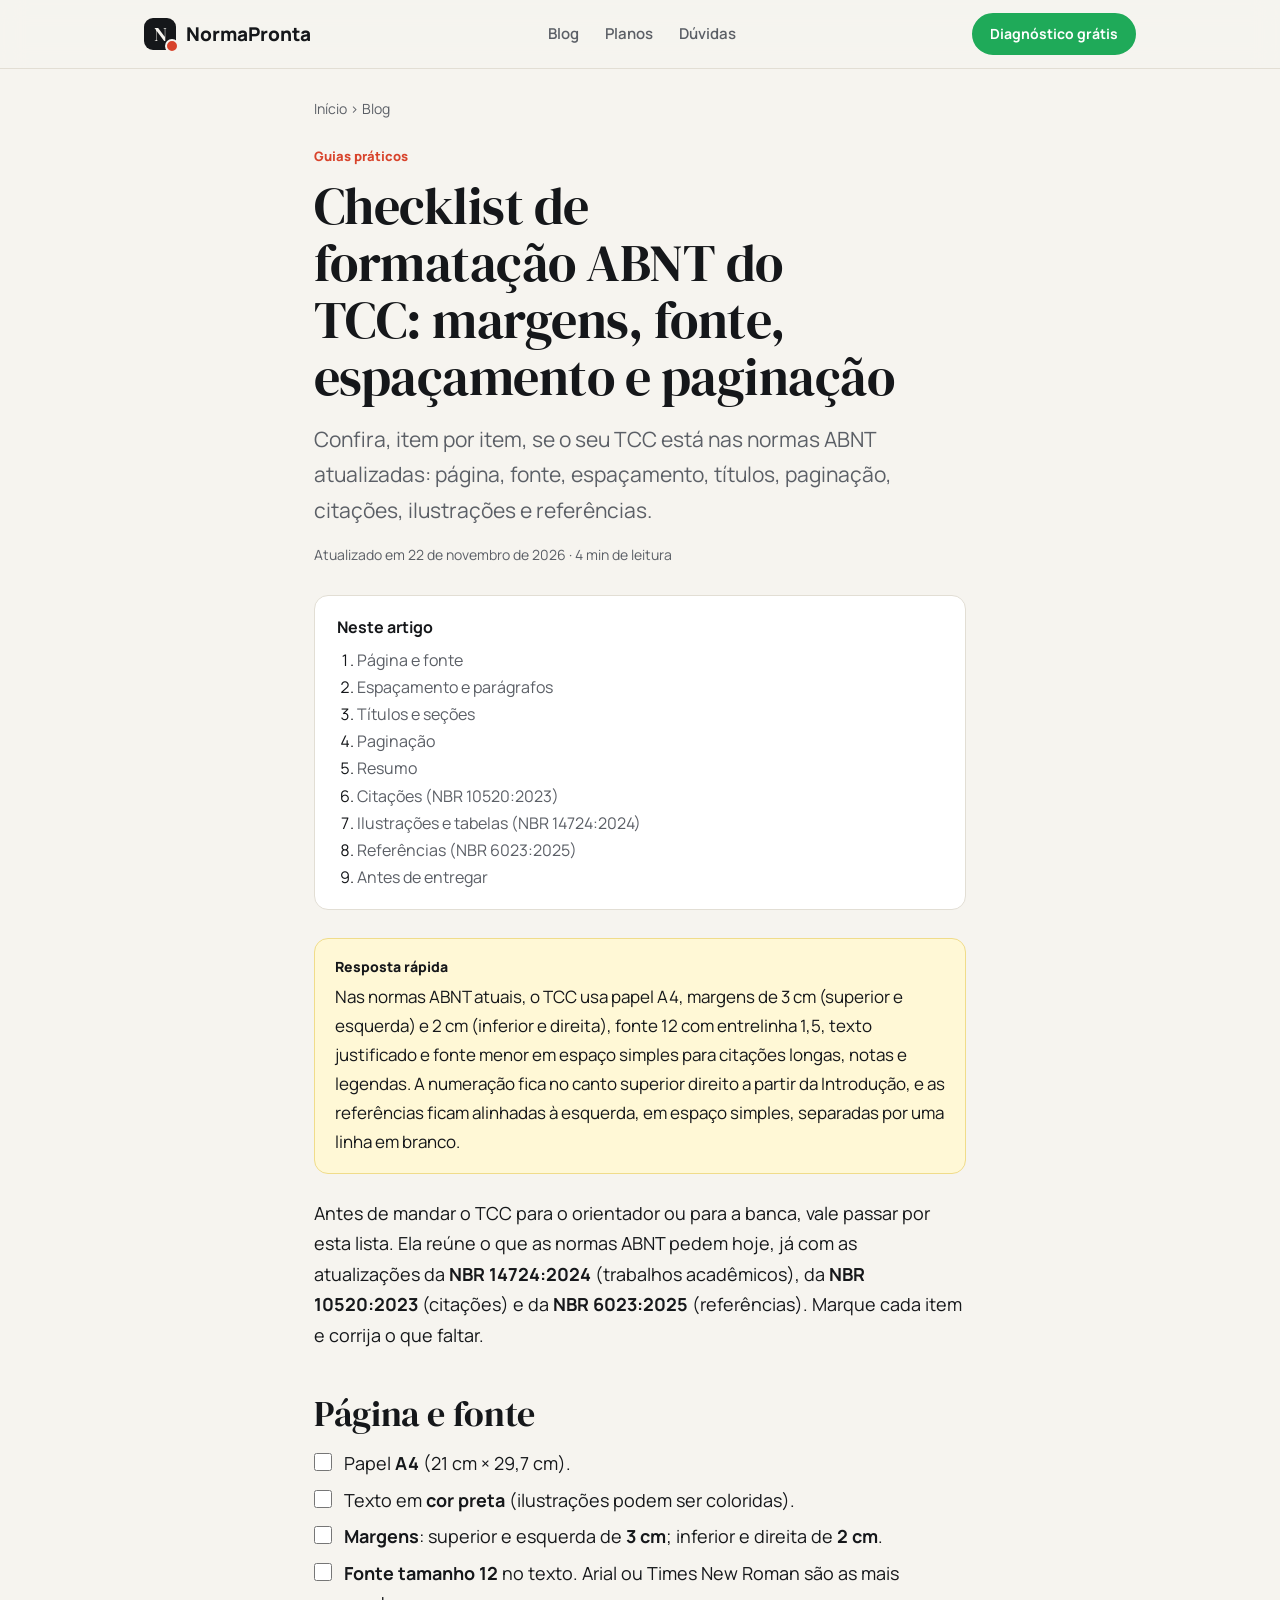
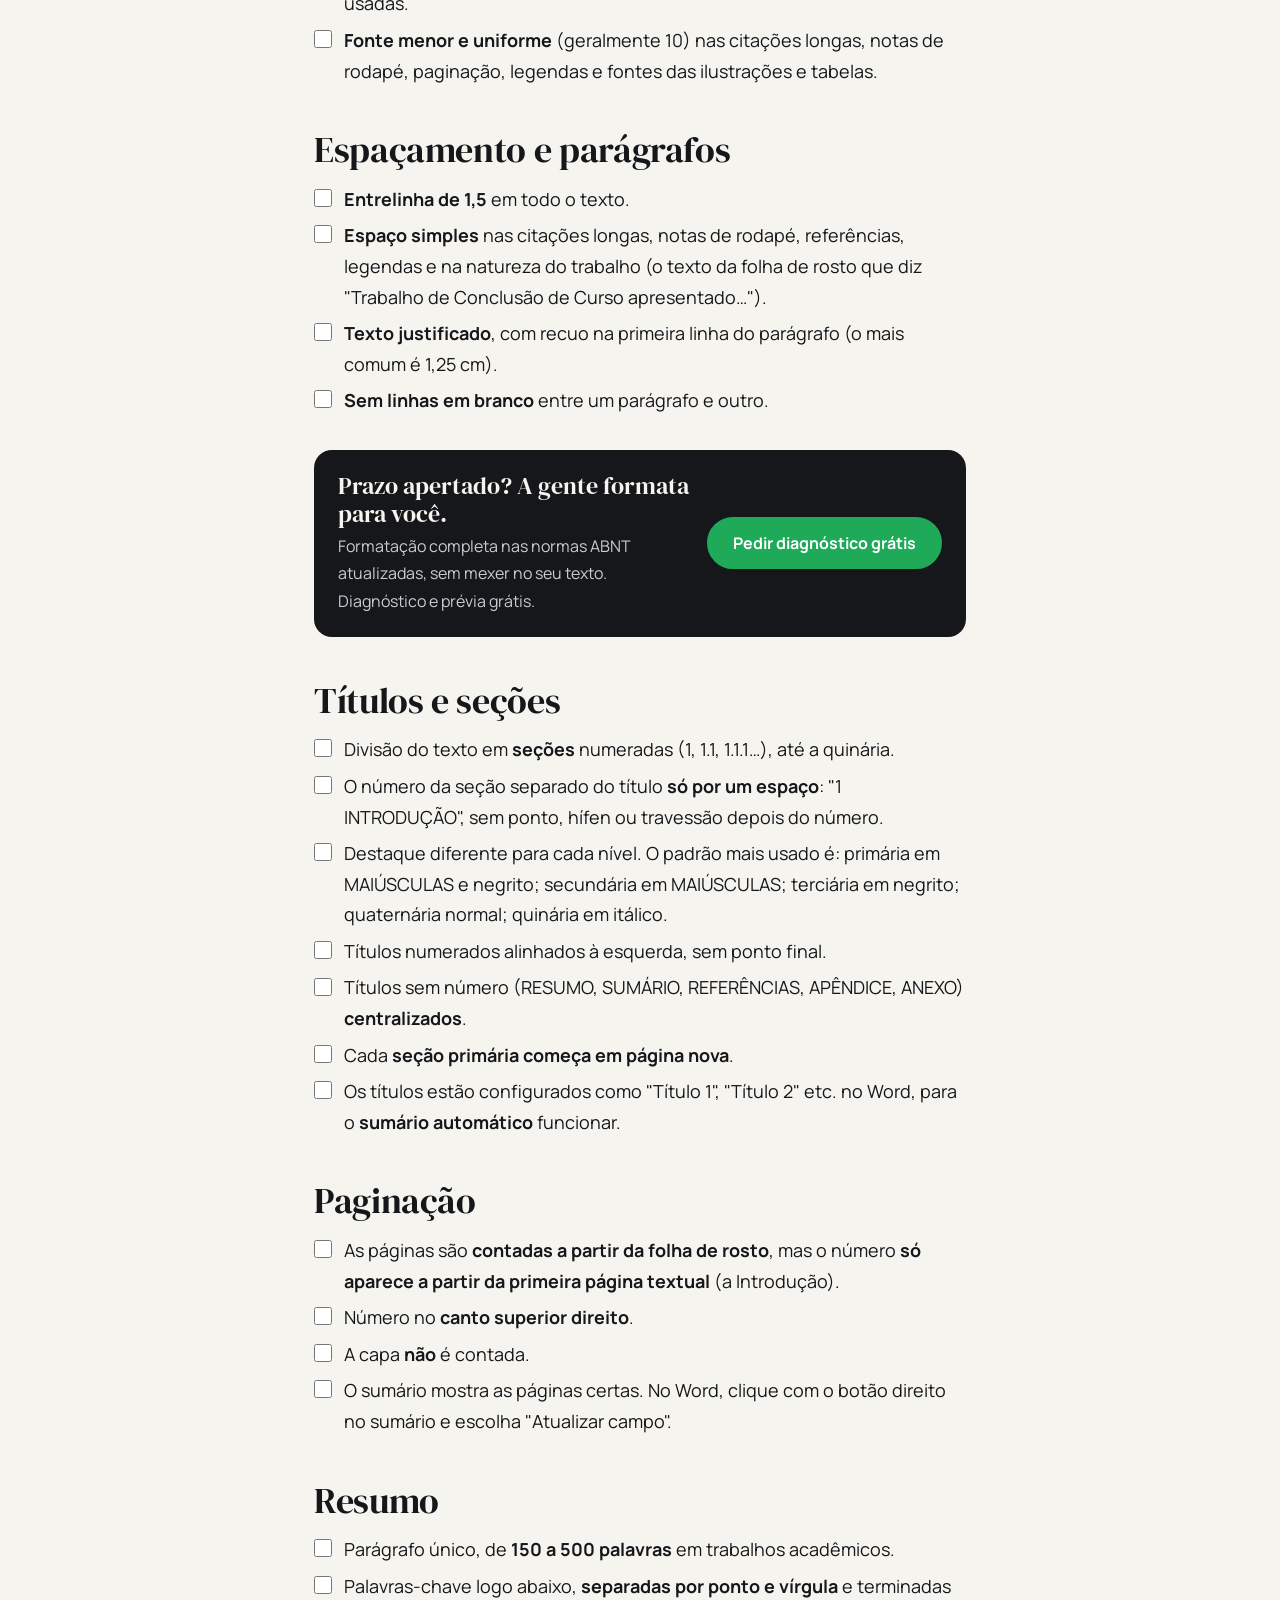
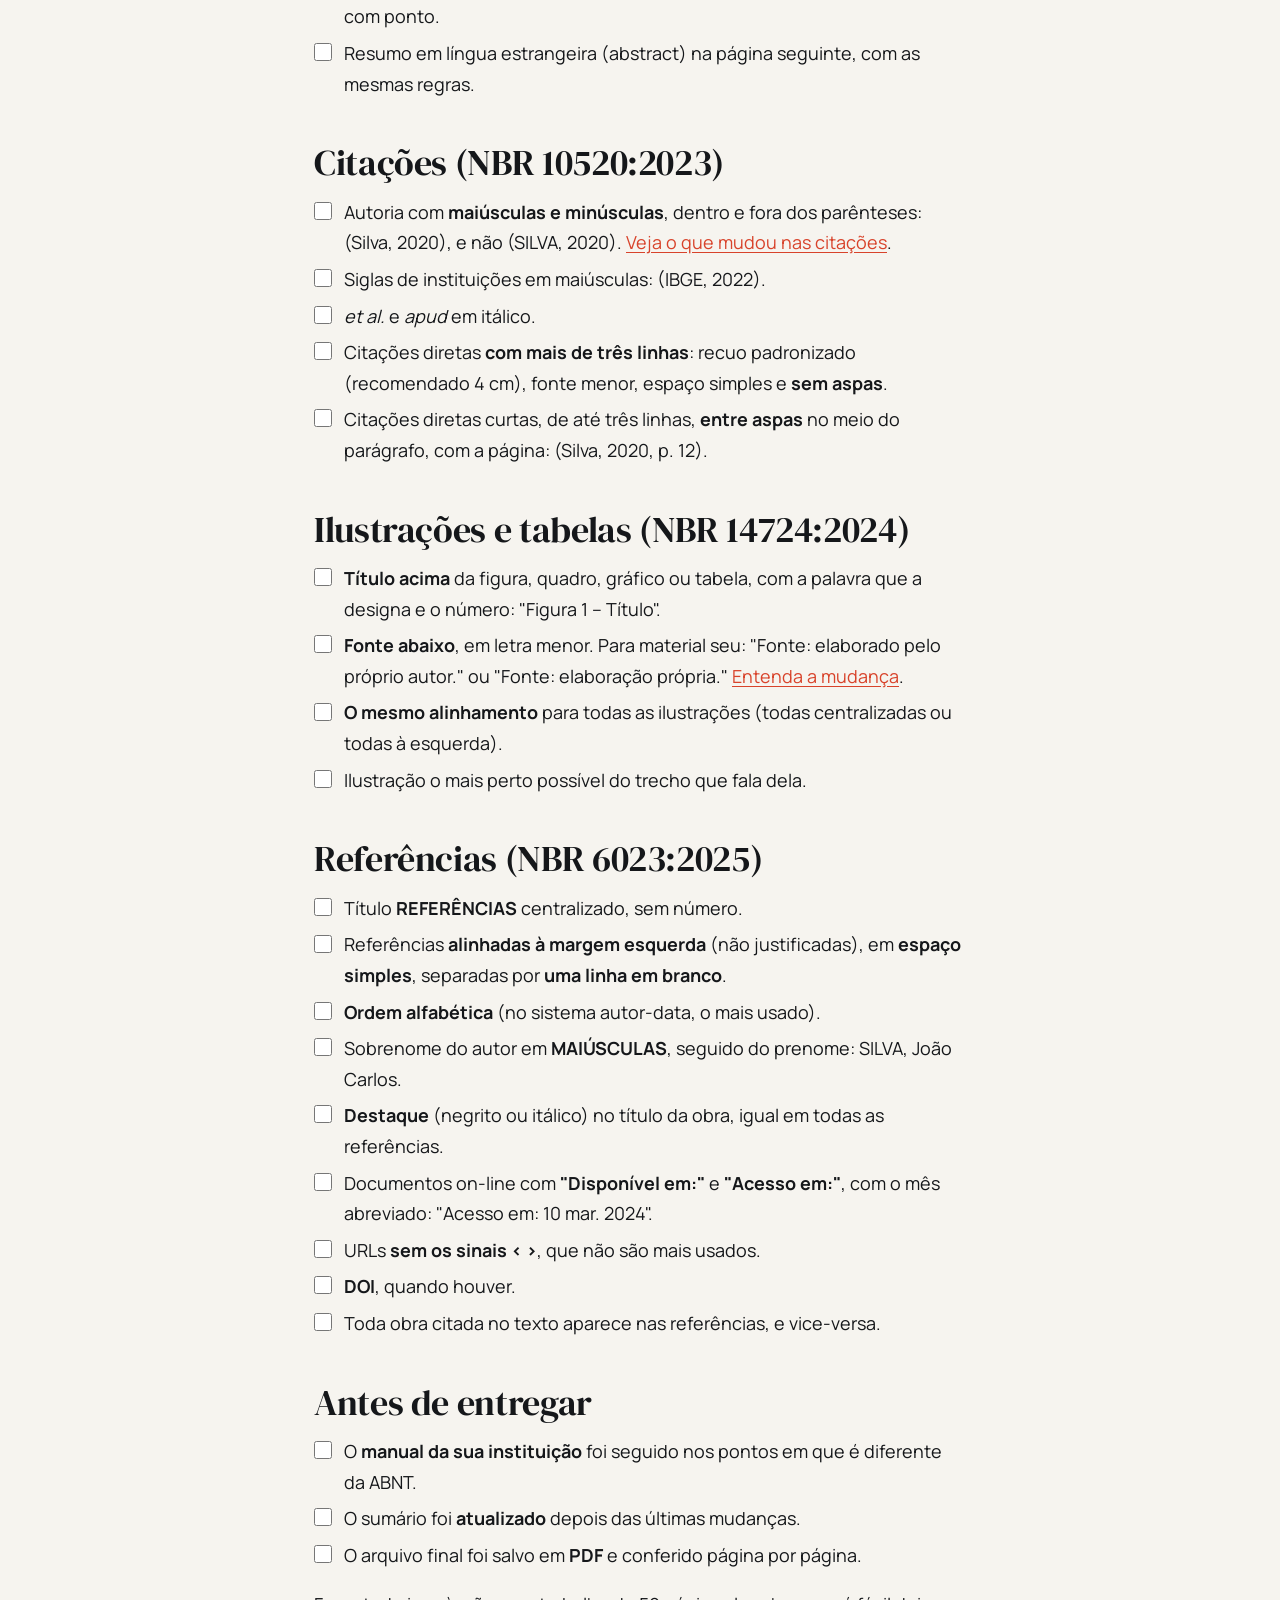
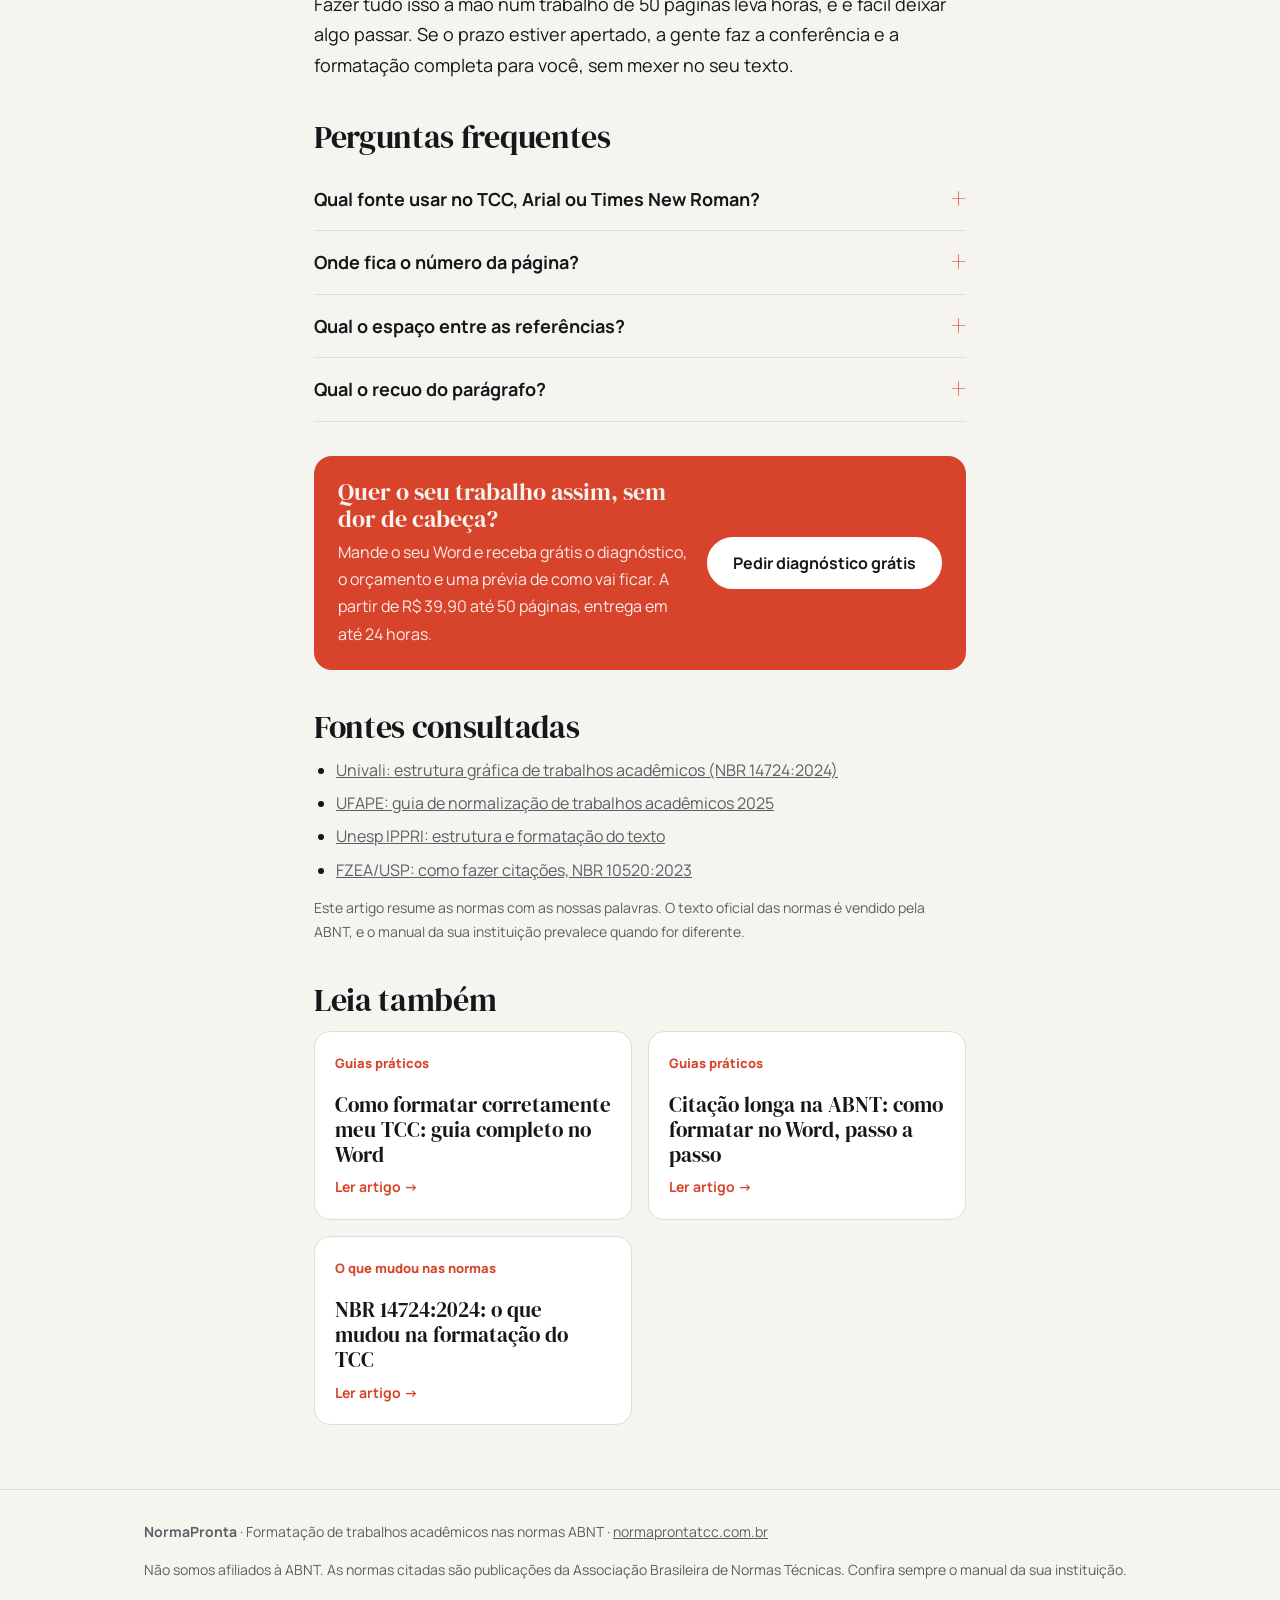
<file: blog/checklist-formatacao-tcc-abnt/index.html>
<!DOCTYPE html>
<html lang="pt-BR">
<head>
<meta charset="utf-8">
<meta name="viewport" content="width=device-width, initial-scale=1">
<title>Checklist de formatação ABNT do TCC: margens, fonte, espaçamento e paginação | NormaPronta</title>
<meta name="description" content="Confira, item por item, se o seu TCC está nas normas ABNT atualizadas: página, fonte, espaçamento, títulos, paginação, citações, ilustrações e referências.">
<link rel="canonical" href="https://normaprontatcc.com.br/blog/checklist-formatacao-tcc-abnt/">
<meta property="og:title" content="Checklist de formatação ABNT do TCC: margens, fonte, espaçamento e paginação | NormaPronta">
<meta property="og:description" content="Confira, item por item, se o seu TCC está nas normas ABNT atualizadas: página, fonte, espaçamento, títulos, paginação, citações, ilustrações e referências.">
<meta property="og:type" content="article">
<meta property="og:url" content="https://normaprontatcc.com.br/blog/checklist-formatacao-tcc-abnt/">
<meta property="og:locale" content="pt_BR">
<meta name="theme-color" content="#15171a">
<link rel="icon" href="data:image/svg+xml,%3Csvg xmlns='http://www.w3.org/2000/svg' viewBox='0 0 64 64'%3E%3Crect width='64' height='64' rx='14' fill='%2315171a'/%3E%3Cpath d='M18 46V18h6l16 18V18h6v28h-6L24 28v18z' fill='%23f6f4ef'/%3E%3Ccircle cx='50' cy='48' r='5' fill='%23d8432b'/%3E%3C/svg%3E">
<link rel="preconnect" href="https://fonts.googleapis.com"><link rel="preconnect" href="https://fonts.gstatic.com" crossorigin>
<link href="https://fonts.googleapis.com/css2?family=DM+Serif+Display&family=Manrope:wght@400;500;600;700;800&display=swap" rel="stylesheet">
<link rel="stylesheet" href="/blog/blog.css">
<script type="application/ld+json">{"@context":"https://schema.org","@type":"Article","headline":"Checklist de formatação ABNT do TCC: margens, fonte, espaçamento e paginação","description":"Confira, item por item, se o seu TCC está nas normas ABNT atualizadas: página, fonte, espaçamento, títulos, paginação, citações, ilustrações e referências.","datePublished":"2026-11-22","dateModified":"2026-11-22","author":{"@type":"Organization","name":"NormaPronta"},"publisher":{"@type":"Organization","name":"NormaPronta","url":"https://normaprontatcc.com.br"},"mainEntityOfPage":"https://normaprontatcc.com.br/blog/checklist-formatacao-tcc-abnt/","inLanguage":"pt-BR"}</script>
<script type="application/ld+json">{"@context":"https://schema.org","@type":"BreadcrumbList","itemListElement":[{"@type":"ListItem","position":1,"name":"Início","item":"https://normaprontatcc.com.br/"},{"@type":"ListItem","position":2,"name":"Blog","item":"https://normaprontatcc.com.br/blog/"},{"@type":"ListItem","position":3,"name":"Checklist de formatação ABNT do TCC: margens, fonte, espaçamento e paginação","item":"https://normaprontatcc.com.br/blog/checklist-formatacao-tcc-abnt/"}]}</script>
<script type="application/ld+json">{"@context":"https://schema.org","@type":"FAQPage","mainEntity":[{"@type":"Question","name":"Qual fonte usar no TCC, Arial ou Times New Roman?","acceptedAnswer":{"@type":"Answer","text":"A NBR 14724 pede fonte tamanho 12 no texto, mas não fixa a família da letra. Arial e Times New Roman são as mais usadas e aceitas. Se a sua instituição tiver manual, siga a fonte indicada nele."}},{"@type":"Question","name":"Onde fica o número da página?","acceptedAnswer":{"@type":"Answer","text":"No canto superior direito da folha. As páginas são contadas desde a folha de rosto, mas o número só aparece a partir da primeira página da parte textual, normalmente a Introdução."}},{"@type":"Question","name":"Qual o espaço entre as referências?","acceptedAnswer":{"@type":"Answer","text":"As referências ficam alinhadas à margem esquerda, em espaço simples, e separadas entre si por uma linha em branco de espaço simples."}},{"@type":"Question","name":"Qual o recuo do parágrafo?","acceptedAnswer":{"@type":"Answer","text":"A norma não fixa um valor. O mais comum nas instituições é 1,25 cm na primeira linha. Confira o manual da sua faculdade."}}]}</script>
</head>
<body>
<header class="top"><div class="wrap nav">
  <a class="logo" href="/" aria-label="NormaPronta, início"><i>N</i>NormaPronta</a>
  <nav aria-label="Seções"><a href="/blog/">Blog</a><a href="/#planos">Planos</a><a href="/#duvidas">Dúvidas</a></nav>
  <a class="btn wa sm" href="https://wa.me/5521975978875?text=Oi!%20Vim%20pelo%20blog%20e%20quero%20o%20diagn%C3%B3stico%20gr%C3%A1tis%20do%20meu%20trabalho." target="_blank" rel="noopener">Diagnóstico grátis</a>
</div></header>
<main class="wrap post">
  <nav class="crumbs" aria-label="Trilha"><a href="/">Início</a> › <a href="/blog/">Blog</a></nav>
  <article>
    <header class="post-head">
      <span class="kicker">Guias práticos</span>
      <h1>Checklist de formatação ABNT do TCC: margens, fonte, espaçamento e paginação</h1>
      <p class="lead">Confira, item por item, se o seu TCC está nas normas ABNT atualizadas: página, fonte, espaçamento, títulos, paginação, citações, ilustrações e referências.</p>
      <p class="meta">Atualizado em 22 de novembro de 2026 · 4 min de leitura</p>
    </header>
    <nav class="toc" aria-label="Neste artigo"><strong>Neste artigo</strong><ol><li><a href="#pagina-e-fonte">Página e fonte</a></li><li><a href="#espacamento-e-paragrafos">Espaçamento e parágrafos</a></li><li><a href="#titulos-e-secoes">Títulos e seções</a></li><li><a href="#paginacao">Paginação</a></li><li><a href="#resumo">Resumo</a></li><li><a href="#citacoes-nbr-10520-2023">Citações (NBR 10520:2023)</a></li><li><a href="#ilustracoes-e-tabelas-nbr-14724-2024">Ilustrações e tabelas (NBR 14724:2024)</a></li><li><a href="#referencias-nbr-6023-2025">Referências (NBR 6023:2025)</a></li><li><a href="#antes-de-entregar">Antes de entregar</a></li></ol></nav>
    <section class="tldr" aria-label="Resposta rápida"><strong>Resposta rápida</strong><p>Nas normas ABNT atuais, o TCC usa papel A4, margens de 3 cm (superior e esquerda) e 2 cm (inferior e direita), fonte 12 com entrelinha 1,5, texto justificado e fonte menor em espaço simples para citações longas, notas e legendas. A numeração fica no canto superior direito a partir da Introdução, e as referências ficam alinhadas à esquerda, em espaço simples, separadas por uma linha em branco.</p></section>
    <div class="prose">
<p>Antes de mandar o TCC para o orientador ou para a banca, vale passar por esta lista. Ela reúne o que as normas ABNT pedem hoje, já com as atualizações da <strong>NBR 14724:2024</strong> (trabalhos acadêmicos), da <strong>NBR 10520:2023</strong> (citações) e da <strong>NBR 6023:2025</strong> (referências). Marque cada item e corrija o que faltar.</p>
<h2 id="pagina-e-fonte">Página e fonte</h2>
<ul>
<li><input aria-label="Marcar item" type="checkbox"> Papel <strong>A4</strong> (21 cm × 29,7 cm).</li>
<li><input aria-label="Marcar item" type="checkbox"> Texto em <strong>cor preta</strong> (ilustrações podem ser coloridas).</li>
<li><input aria-label="Marcar item" type="checkbox"> <strong>Margens</strong>: superior e esquerda de <strong>3 cm</strong>; inferior e direita de <strong>2 cm</strong>.</li>
<li><input aria-label="Marcar item" type="checkbox"> <strong>Fonte tamanho 12</strong> no texto. Arial ou Times New Roman são as mais usadas.</li>
<li><input aria-label="Marcar item" type="checkbox"> <strong>Fonte menor e uniforme</strong> (geralmente 10) nas citações longas, notas de rodapé, paginação, legendas e fontes das ilustrações e tabelas.</li>
</ul>
<h2 id="espacamento-e-paragrafos">Espaçamento e parágrafos</h2>
<ul>
<li><input aria-label="Marcar item" type="checkbox"> <strong>Entrelinha de 1,5</strong> em todo o texto.</li>
<li><input aria-label="Marcar item" type="checkbox"> <strong>Espaço simples</strong> nas citações longas, notas de rodapé, referências, legendas e na natureza do trabalho (o texto da folha de rosto que diz &quot;Trabalho de Conclusão de Curso apresentado…&quot;).</li>
<li><input aria-label="Marcar item" type="checkbox"> <strong>Texto justificado</strong>, com recuo na primeira linha do parágrafo (o mais comum é 1,25 cm).</li>
<li><input aria-label="Marcar item" type="checkbox"> <strong>Sem linhas em branco</strong> entre um parágrafo e outro.</li>
</ul>

<aside class="cta-box">
  <div>
    <strong>Prazo apertado? A gente formata para você.</strong>
    <p>Formatação completa nas normas ABNT atualizadas, sem mexer no seu texto. Diagnóstico e prévia grátis.</p>
  </div>
  <a class="btn wa" href="https://wa.me/5521975978875?text=Oi!%20Vim%20pelo%20blog%20(Checklist%20de%20formata%C3%A7%C3%A3o%20ABNT%20do%20TCC%3A%20margens%2C%20fonte%2C%20espa%C3%A7amento%20e%20pagina%C3%A7%C3%A3o)%20e%20quero%20o%20diagn%C3%B3stico%20gr%C3%A1tis%20do%20meu%20trabalho." target="_blank" rel="noopener">Pedir diagnóstico grátis</a>
</aside>
<h2 id="titulos-e-secoes">Títulos e seções</h2>
<ul>
<li><input aria-label="Marcar item" type="checkbox"> Divisão do texto em <strong>seções</strong> numeradas (1, 1.1, 1.1.1…), até a quinária.</li>
<li><input aria-label="Marcar item" type="checkbox"> O número da seção separado do título <strong>só por um espaço</strong>: &quot;1 INTRODUÇÃO&quot;, sem ponto, hífen ou travessão depois do número.</li>
<li><input aria-label="Marcar item" type="checkbox"> Destaque diferente para cada nível. O padrão mais usado é: primária em MAIÚSCULAS e negrito; secundária em MAIÚSCULAS; terciária em negrito; quaternária normal; quinária em itálico.</li>
<li><input aria-label="Marcar item" type="checkbox"> Títulos numerados alinhados à esquerda, sem ponto final.</li>
<li><input aria-label="Marcar item" type="checkbox"> Títulos sem número (RESUMO, SUMÁRIO, REFERÊNCIAS, APÊNDICE, ANEXO) <strong>centralizados</strong>.</li>
<li><input aria-label="Marcar item" type="checkbox"> Cada <strong>seção primária começa em página nova</strong>.</li>
<li><input aria-label="Marcar item" type="checkbox"> Os títulos estão configurados como &quot;Título 1&quot;, &quot;Título 2&quot; etc. no Word, para o <strong>sumário automático</strong> funcionar.</li>
</ul>
<h2 id="paginacao">Paginação</h2>
<ul>
<li><input aria-label="Marcar item" type="checkbox"> As páginas são <strong>contadas a partir da folha de rosto</strong>, mas o número <strong>só aparece a partir da primeira página textual</strong> (a Introdução).</li>
<li><input aria-label="Marcar item" type="checkbox"> Número no <strong>canto superior direito</strong>.</li>
<li><input aria-label="Marcar item" type="checkbox"> A capa <strong>não</strong> é contada.</li>
<li><input aria-label="Marcar item" type="checkbox"> O sumário mostra as páginas certas. No Word, clique com o botão direito no sumário e escolha &quot;Atualizar campo&quot;.</li>
</ul>
<h2 id="resumo">Resumo</h2>
<ul>
<li><input aria-label="Marcar item" type="checkbox"> Parágrafo único, de <strong>150 a 500 palavras</strong> em trabalhos acadêmicos.</li>
<li><input aria-label="Marcar item" type="checkbox"> Palavras-chave logo abaixo, <strong>separadas por ponto e vírgula</strong> e terminadas com ponto.</li>
<li><input aria-label="Marcar item" type="checkbox"> Resumo em língua estrangeira (abstract) na página seguinte, com as mesmas regras.</li>
</ul>
<h2 id="citacoes-nbr-10520-2023">Citações (NBR 10520:2023)</h2>
<ul>
<li><input aria-label="Marcar item" type="checkbox"> Autoria com <strong>maiúsculas e minúsculas</strong>, dentro e fora dos parênteses: (Silva, 2020), e não (SILVA, 2020). <a href="/blog/nbr-10520-2023-citacoes-o-que-mudou/">Veja o que mudou nas citações</a>.</li>
<li><input aria-label="Marcar item" type="checkbox"> Siglas de instituições em maiúsculas: (IBGE, 2022).</li>
<li><input aria-label="Marcar item" type="checkbox"> <em>et al.</em> e <em>apud</em> em itálico.</li>
<li><input aria-label="Marcar item" type="checkbox"> Citações diretas <strong>com mais de três linhas</strong>: recuo padronizado (recomendado 4 cm), fonte menor, espaço simples e <strong>sem aspas</strong>.</li>
<li><input aria-label="Marcar item" type="checkbox"> Citações diretas curtas, de até três linhas, <strong>entre aspas</strong> no meio do parágrafo, com a página: (Silva, 2020, p. 12).</li>
</ul>
<h2 id="ilustracoes-e-tabelas-nbr-14724-2024">Ilustrações e tabelas (NBR 14724:2024)</h2>
<ul>
<li><input aria-label="Marcar item" type="checkbox"> <strong>Título acima</strong> da figura, quadro, gráfico ou tabela, com a palavra que a designa e o número: &quot;Figura 1 – Título&quot;.</li>
<li><input aria-label="Marcar item" type="checkbox"> <strong>Fonte abaixo</strong>, em letra menor. Para material seu: &quot;Fonte: elaborado pelo próprio autor.&quot; ou &quot;Fonte: elaboração própria.&quot; <a href="/blog/nbr-14724-2024-o-que-mudou/">Entenda a mudança</a>.</li>
<li><input aria-label="Marcar item" type="checkbox"> <strong>O mesmo alinhamento</strong> para todas as ilustrações (todas centralizadas ou todas à esquerda).</li>
<li><input aria-label="Marcar item" type="checkbox"> Ilustração o mais perto possível do trecho que fala dela.</li>
</ul>
<h2 id="referencias-nbr-6023-2025">Referências (NBR 6023:2025)</h2>
<ul>
<li><input aria-label="Marcar item" type="checkbox"> Título <strong>REFERÊNCIAS</strong> centralizado, sem número.</li>
<li><input aria-label="Marcar item" type="checkbox"> Referências <strong>alinhadas à margem esquerda</strong> (não justificadas), em <strong>espaço simples</strong>, separadas por <strong>uma linha em branco</strong>.</li>
<li><input aria-label="Marcar item" type="checkbox"> <strong>Ordem alfabética</strong> (no sistema autor-data, o mais usado).</li>
<li><input aria-label="Marcar item" type="checkbox"> Sobrenome do autor em <strong>MAIÚSCULAS</strong>, seguido do prenome: SILVA, João Carlos.</li>
<li><input aria-label="Marcar item" type="checkbox"> <strong>Destaque</strong> (negrito ou itálico) no título da obra, igual em todas as referências.</li>
<li><input aria-label="Marcar item" type="checkbox"> Documentos on-line com <strong>&quot;Disponível em:&quot;</strong> e <strong>&quot;Acesso em:&quot;</strong>, com o mês abreviado: &quot;Acesso em: 10 mar. 2024&quot;.</li>
<li><input aria-label="Marcar item" type="checkbox"> URLs <strong>sem os sinais &lt; &gt;</strong>, que não são mais usados.</li>
<li><input aria-label="Marcar item" type="checkbox"> <strong>DOI</strong>, quando houver.</li>
<li><input aria-label="Marcar item" type="checkbox"> Toda obra citada no texto aparece nas referências, e vice-versa.</li>
</ul>
<h2 id="antes-de-entregar">Antes de entregar</h2>
<ul>
<li><input aria-label="Marcar item" type="checkbox"> O <strong>manual da sua instituição</strong> foi seguido nos pontos em que é diferente da ABNT.</li>
<li><input aria-label="Marcar item" type="checkbox"> O sumário foi <strong>atualizado</strong> depois das últimas mudanças.</li>
<li><input aria-label="Marcar item" type="checkbox"> O arquivo final foi salvo em <strong>PDF</strong> e conferido página por página.</li>
</ul>
<p>Fazer tudo isso à mão num trabalho de 50 páginas leva horas, e é fácil deixar algo passar. Se o prazo estiver apertado, a gente faz a conferência e a formatação completa para você, sem mexer no seu texto.</p>

    </div>
    <section class="faq"><h2 id="perguntas-frequentes">Perguntas frequentes</h2><details><summary>Qual fonte usar no TCC, Arial ou Times New Roman?</summary><p>A NBR 14724 pede fonte tamanho 12 no texto, mas não fixa a família da letra. Arial e Times New Roman são as mais usadas e aceitas. Se a sua instituição tiver manual, siga a fonte indicada nele.</p></details><details><summary>Onde fica o número da página?</summary><p>No canto superior direito da folha. As páginas são contadas desde a folha de rosto, mas o número só aparece a partir da primeira página da parte textual, normalmente a Introdução.</p></details><details><summary>Qual o espaço entre as referências?</summary><p>As referências ficam alinhadas à margem esquerda, em espaço simples, e separadas entre si por uma linha em branco de espaço simples.</p></details><details><summary>Qual o recuo do parágrafo?</summary><p>A norma não fixa um valor. O mais comum nas instituições é 1,25 cm na primeira linha. Confira o manual da sua faculdade.</p></details></section>
    
<aside class="cta-box final">
  <div>
    <strong>Quer o seu trabalho assim, sem dor de cabeça?</strong>
    <p>Mande o seu Word e receba grátis o diagnóstico, o orçamento e uma prévia de como vai ficar. A partir de R$ 39,90 até 50 páginas, entrega em até 24 horas.</p>
  </div>
  <a class="btn wa" href="https://wa.me/5521975978875?text=Oi!%20Vim%20pelo%20blog%20(Checklist%20de%20formata%C3%A7%C3%A3o%20ABNT%20do%20TCC%3A%20margens%2C%20fonte%2C%20espa%C3%A7amento%20e%20pagina%C3%A7%C3%A3o)%20e%20quero%20o%20diagn%C3%B3stico%20gr%C3%A1tis%20do%20meu%20trabalho." target="_blank" rel="noopener">Pedir diagnóstico grátis</a>
</aside>
    <section class="sources"><h2>Fontes consultadas</h2><ul><li><a href="https://portal.univali.br/biblioteca/downloads/estrutura-grafica-de-trabalhos-academicos.pdf" target="_blank" rel="noopener">Univali: estrutura gráfica de trabalhos acadêmicos (NBR 14724:2024)</a></li><li><a href="https://ufape.edu.br/sites/default/files/2025-02/Guia%20de%20Orienta%C3%A7%C3%A3o%20de%20Normaliza%C3%A7%C3%A3o%20para%20Trabalhos%20Acad%C3%AAmicos%20-%202025.pdf" target="_blank" rel="noopener">UFAPE: guia de normalização de trabalhos acadêmicos 2025</a></li><li><a href="https://www.ippri.unesp.br/Home/bibliotca/ippri_estrutura-e-formatacao-do-texto.pdf" target="_blank" rel="noopener">Unesp IPPRI: estrutura e formatação do texto</a></li><li><a href="https://www.fzea.usp.br/wp-content/uploads/2023/10/como_fazer_citacoes_em_documentos_abnt_10520-2023.pdf" target="_blank" rel="noopener">FZEA/USP: como fazer citações, NBR 10520:2023</a></li></ul><p class="note">Este artigo resume as normas com as nossas palavras. O texto oficial das normas é vendido pela ABNT, e o manual da sua instituição prevalece quando for diferente.</p></section>
  </article>
  <section class="related"><h2>Leia também</h2><div class="cards"><a class="card" href="/blog/como-formatar-tcc-corretamente/"><span class="kicker">Guias práticos</span><strong>Como formatar corretamente meu TCC: guia completo no Word</strong><span class="more">Ler artigo →</span></a><a class="card" href="/blog/citacao-longa-abnt-como-fazer-no-word/"><span class="kicker">Guias práticos</span><strong>Citação longa na ABNT: como formatar no Word, passo a passo</strong><span class="more">Ler artigo →</span></a><a class="card" href="/blog/nbr-14724-2024-o-que-mudou/"><span class="kicker">O que mudou nas normas</span><strong>NBR 14724:2024: o que mudou na formatação do TCC</strong><span class="more">Ler artigo →</span></a></div></section>
</main>
<footer class="foot"><div class="wrap">
  <span><strong>NormaPronta</strong> · Formatação de trabalhos acadêmicos nas normas ABNT · <a href="/">normaprontatcc.com.br</a></span>
  <span>Não somos afiliados à ABNT. As normas citadas são publicações da Associação Brasileira de Normas Técnicas. Confira sempre o manual da sua instituição.</span>
</div></footer>
</body>
</html>
</file>
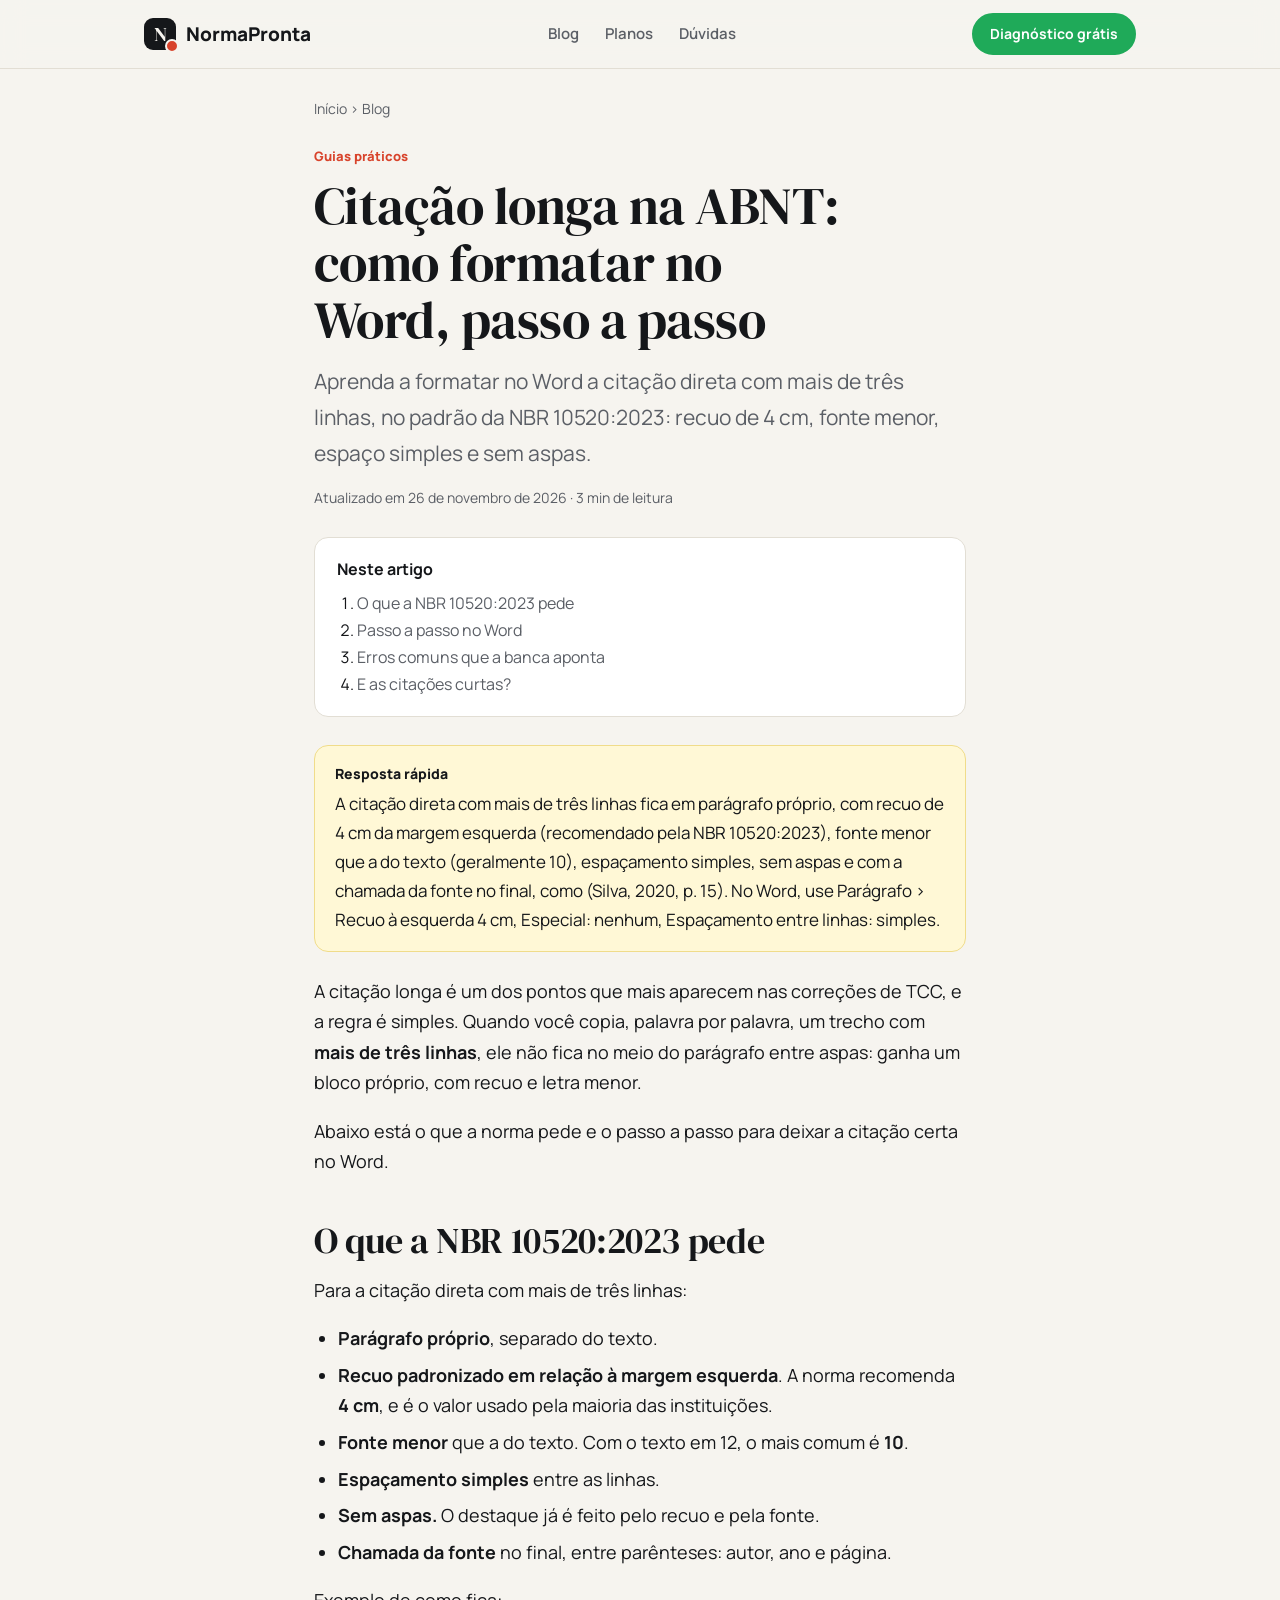
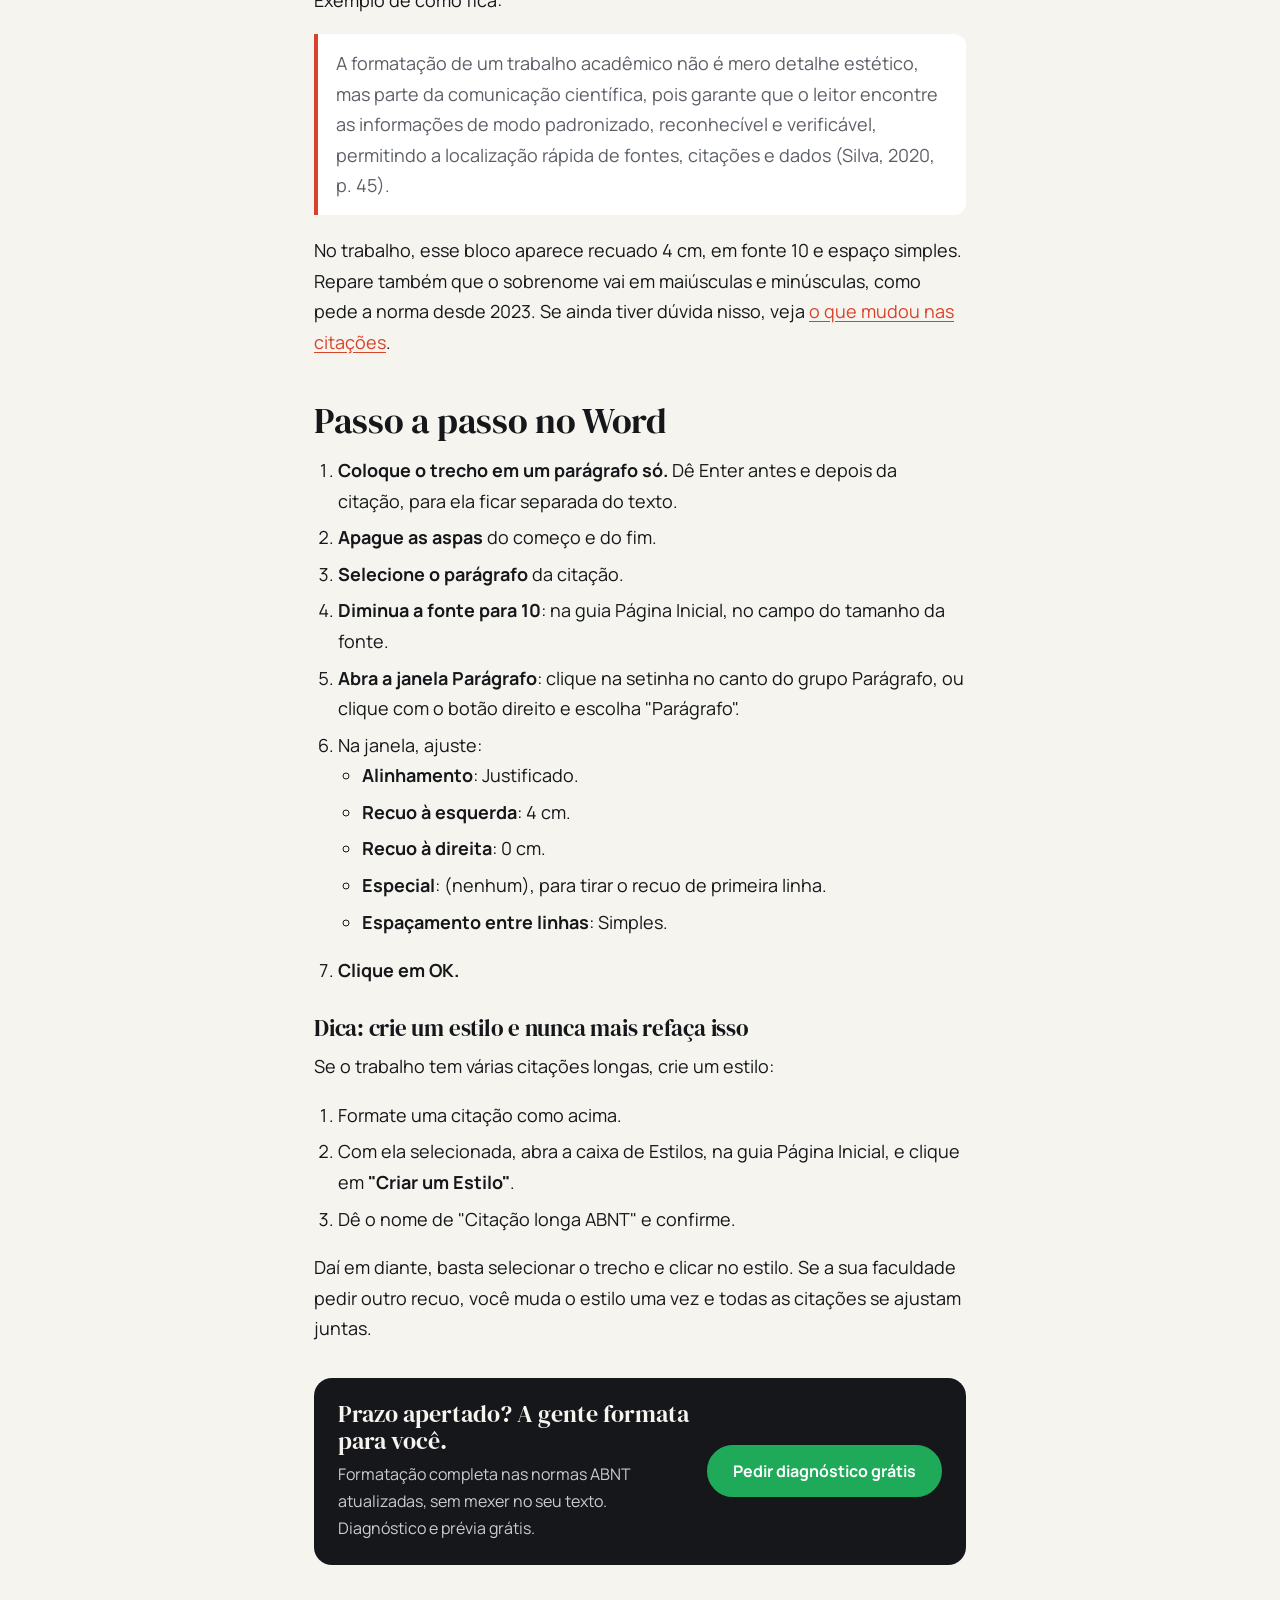
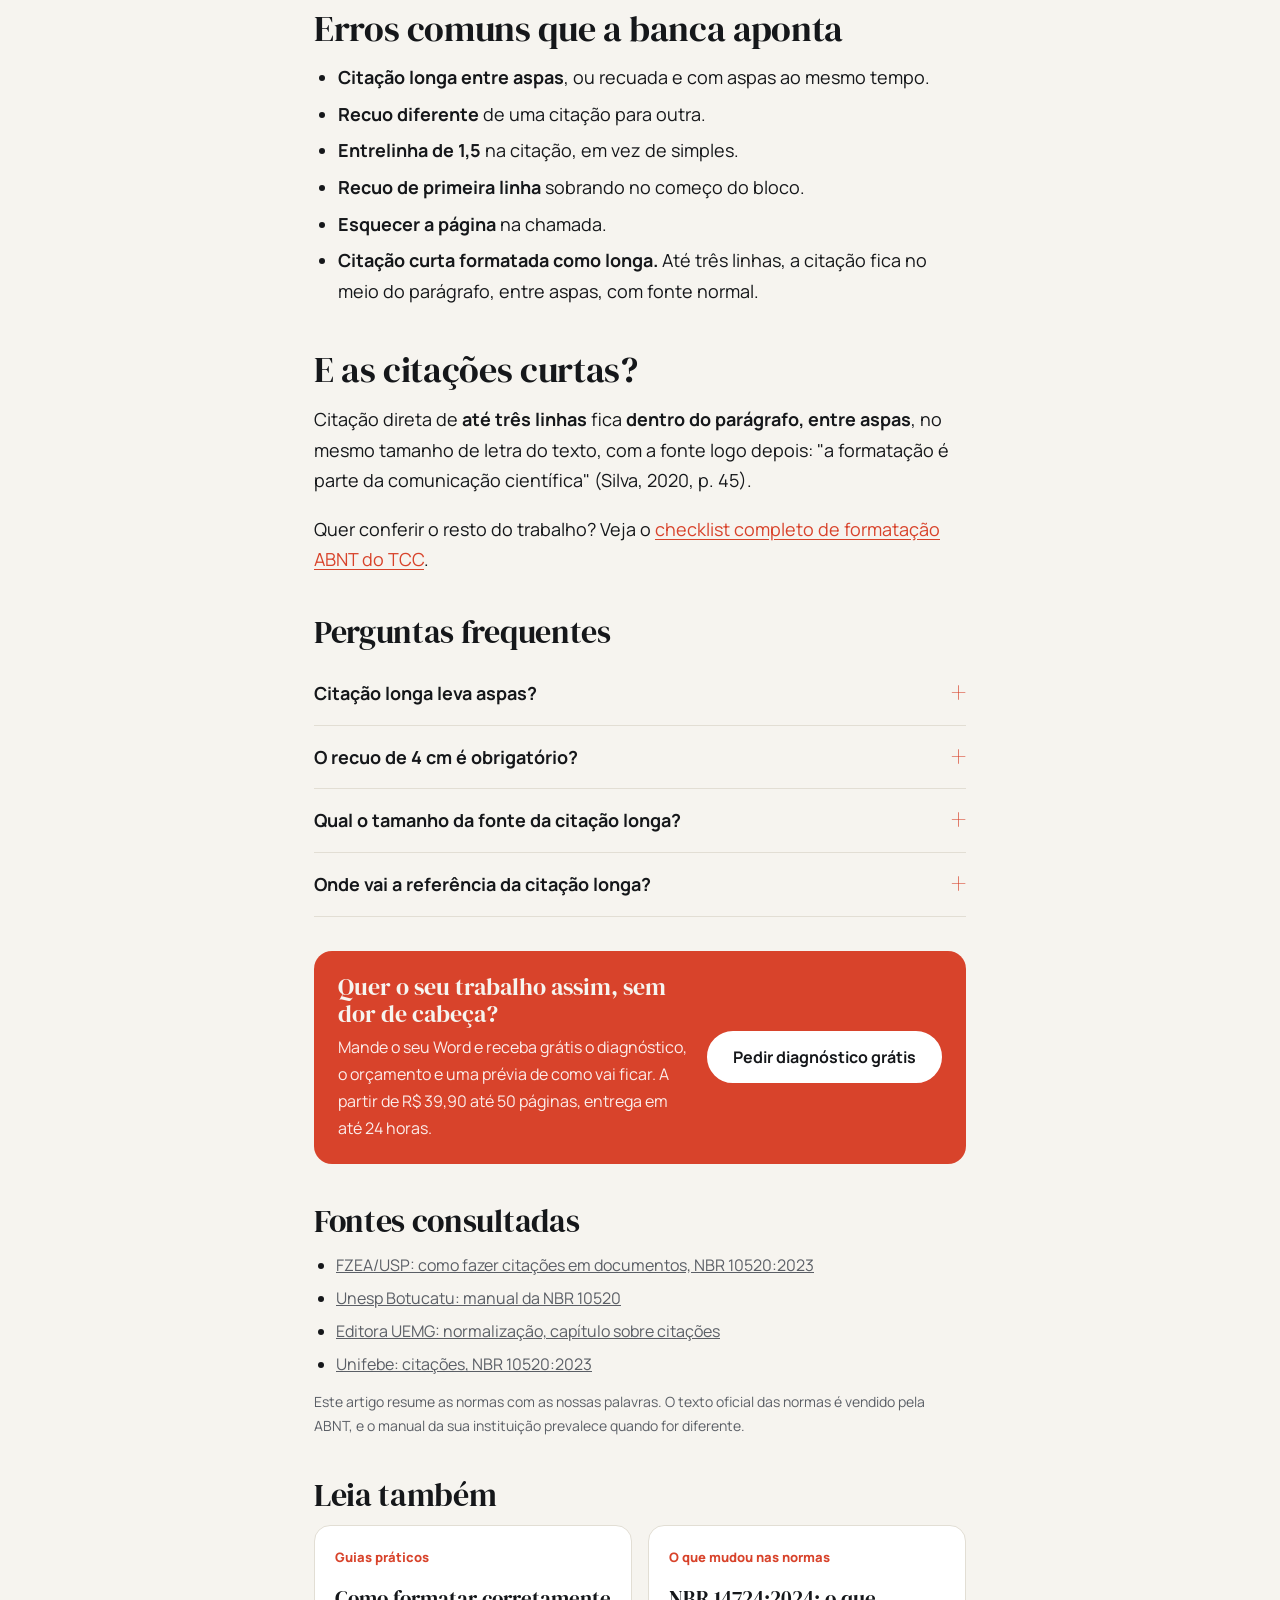
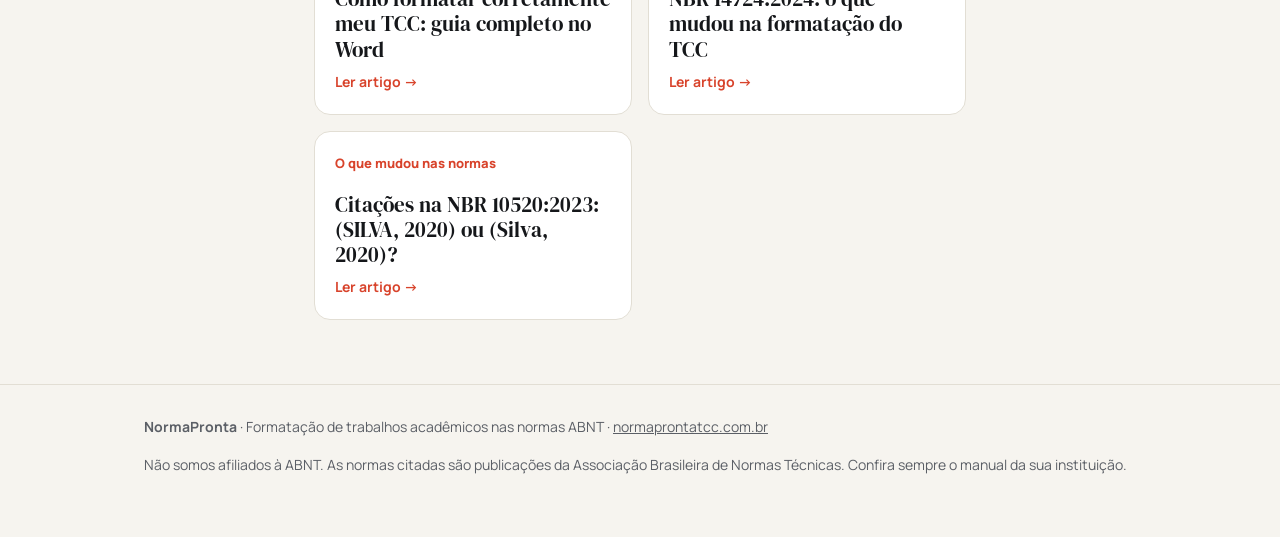
<file: blog/citacao-longa-abnt-como-fazer-no-word/index.html>
<!DOCTYPE html>
<html lang="pt-BR">
<head>
<meta charset="utf-8">
<meta name="viewport" content="width=device-width, initial-scale=1">
<title>Citação longa na ABNT: como formatar no Word, passo a passo | NormaPronta</title>
<meta name="description" content="Aprenda a formatar no Word a citação direta com mais de três linhas, no padrão da NBR 10520:2023: recuo de 4 cm, fonte menor, espaço simples e sem aspas.">
<link rel="canonical" href="https://normaprontatcc.com.br/blog/citacao-longa-abnt-como-fazer-no-word/">
<meta property="og:title" content="Citação longa na ABNT: como formatar no Word, passo a passo | NormaPronta">
<meta property="og:description" content="Aprenda a formatar no Word a citação direta com mais de três linhas, no padrão da NBR 10520:2023: recuo de 4 cm, fonte menor, espaço simples e sem aspas.">
<meta property="og:type" content="article">
<meta property="og:url" content="https://normaprontatcc.com.br/blog/citacao-longa-abnt-como-fazer-no-word/">
<meta property="og:locale" content="pt_BR">
<meta name="theme-color" content="#15171a">
<link rel="icon" href="data:image/svg+xml,%3Csvg xmlns='http://www.w3.org/2000/svg' viewBox='0 0 64 64'%3E%3Crect width='64' height='64' rx='14' fill='%2315171a'/%3E%3Cpath d='M18 46V18h6l16 18V18h6v28h-6L24 28v18z' fill='%23f6f4ef'/%3E%3Ccircle cx='50' cy='48' r='5' fill='%23d8432b'/%3E%3C/svg%3E">
<link rel="preconnect" href="https://fonts.googleapis.com"><link rel="preconnect" href="https://fonts.gstatic.com" crossorigin>
<link href="https://fonts.googleapis.com/css2?family=DM+Serif+Display&family=Manrope:wght@400;500;600;700;800&display=swap" rel="stylesheet">
<link rel="stylesheet" href="/blog/blog.css">
<script type="application/ld+json">{"@context":"https://schema.org","@type":"Article","headline":"Citação longa na ABNT: como formatar no Word, passo a passo","description":"Aprenda a formatar no Word a citação direta com mais de três linhas, no padrão da NBR 10520:2023: recuo de 4 cm, fonte menor, espaço simples e sem aspas.","datePublished":"2026-11-26","dateModified":"2026-11-26","author":{"@type":"Organization","name":"NormaPronta"},"publisher":{"@type":"Organization","name":"NormaPronta","url":"https://normaprontatcc.com.br"},"mainEntityOfPage":"https://normaprontatcc.com.br/blog/citacao-longa-abnt-como-fazer-no-word/","inLanguage":"pt-BR"}</script>
<script type="application/ld+json">{"@context":"https://schema.org","@type":"BreadcrumbList","itemListElement":[{"@type":"ListItem","position":1,"name":"Início","item":"https://normaprontatcc.com.br/"},{"@type":"ListItem","position":2,"name":"Blog","item":"https://normaprontatcc.com.br/blog/"},{"@type":"ListItem","position":3,"name":"Citação longa na ABNT: como formatar no Word, passo a passo","item":"https://normaprontatcc.com.br/blog/citacao-longa-abnt-como-fazer-no-word/"}]}</script>
<script type="application/ld+json">{"@context":"https://schema.org","@type":"FAQPage","mainEntity":[{"@type":"Question","name":"Citação longa leva aspas?","acceptedAnswer":{"@type":"Answer","text":"Não. A citação direta com mais de três linhas é destacada pelo recuo e pela fonte menor, sem aspas. Se houver aspas dentro do trecho citado, elas viram aspas simples."}},{"@type":"Question","name":"O recuo de 4 cm é obrigatório?","acceptedAnswer":{"@type":"Answer","text":"Desde 2023, a NBR 10520 recomenda 4 cm e pede que o recuo seja padronizado em todo o trabalho. Como a maioria das instituições segue usando 4 cm, esse é o valor mais seguro, a não ser que o manual da sua faculdade diga outro."}},{"@type":"Question","name":"Qual o tamanho da fonte da citação longa?","acceptedAnswer":{"@type":"Answer","text":"A norma pede letra menor que a do texto. Com o texto em 12, o mais comum é 10, e muitas bibliotecas indicam esse tamanho."}},{"@type":"Question","name":"Onde vai a referência da citação longa?","acceptedAnswer":{"@type":"Answer","text":"No final do trecho, entre parênteses, com autor, ano e página: (Silva, 2020, p. 15). Se o autor já foi citado na frase que apresenta a citação, basta o ano e a página logo após o nome."}}]}</script>
</head>
<body>
<header class="top"><div class="wrap nav">
  <a class="logo" href="/" aria-label="NormaPronta, início"><i>N</i>NormaPronta</a>
  <nav aria-label="Seções"><a href="/blog/">Blog</a><a href="/#planos">Planos</a><a href="/#duvidas">Dúvidas</a></nav>
  <a class="btn wa sm" href="https://wa.me/5521975978875?text=Oi!%20Vim%20pelo%20blog%20e%20quero%20o%20diagn%C3%B3stico%20gr%C3%A1tis%20do%20meu%20trabalho." target="_blank" rel="noopener">Diagnóstico grátis</a>
</div></header>
<main class="wrap post">
  <nav class="crumbs" aria-label="Trilha"><a href="/">Início</a> › <a href="/blog/">Blog</a></nav>
  <article>
    <header class="post-head">
      <span class="kicker">Guias práticos</span>
      <h1>Citação longa na ABNT: como formatar no Word, passo a passo</h1>
      <p class="lead">Aprenda a formatar no Word a citação direta com mais de três linhas, no padrão da NBR 10520:2023: recuo de 4 cm, fonte menor, espaço simples e sem aspas.</p>
      <p class="meta">Atualizado em 26 de novembro de 2026 · 3 min de leitura</p>
    </header>
    <nav class="toc" aria-label="Neste artigo"><strong>Neste artigo</strong><ol><li><a href="#o-que-a-nbr-10520-2023-pede">O que a NBR 10520:2023 pede</a></li><li><a href="#passo-a-passo-no-word">Passo a passo no Word</a></li><li><a href="#erros-comuns-que-a-banca-aponta">Erros comuns que a banca aponta</a></li><li><a href="#e-as-citacoes-curtas">E as citações curtas?</a></li></ol></nav>
    <section class="tldr" aria-label="Resposta rápida"><strong>Resposta rápida</strong><p>A citação direta com mais de três linhas fica em parágrafo próprio, com recuo de 4 cm da margem esquerda (recomendado pela NBR 10520:2023), fonte menor que a do texto (geralmente 10), espaçamento simples, sem aspas e com a chamada da fonte no final, como (Silva, 2020, p. 15). No Word, use Parágrafo › Recuo à esquerda 4 cm, Especial: nenhum, Espaçamento entre linhas: simples.</p></section>
    <div class="prose">
<p>A citação longa é um dos pontos que mais aparecem nas correções de TCC, e a regra é simples. Quando você copia, palavra por palavra, um trecho com <strong>mais de três linhas</strong>, ele não fica no meio do parágrafo entre aspas: ganha um bloco próprio, com recuo e letra menor.</p>
<p>Abaixo está o que a norma pede e o passo a passo para deixar a citação certa no Word.</p>
<h2 id="o-que-a-nbr-10520-2023-pede">O que a NBR 10520:2023 pede</h2>
<p>Para a citação direta com mais de três linhas:</p>
<ul>
<li><strong>Parágrafo próprio</strong>, separado do texto.</li>
<li><strong>Recuo padronizado em relação à margem esquerda</strong>. A norma recomenda <strong>4 cm</strong>, e é o valor usado pela maioria das instituições.</li>
<li><strong>Fonte menor</strong> que a do texto. Com o texto em 12, o mais comum é <strong>10</strong>.</li>
<li><strong>Espaçamento simples</strong> entre as linhas.</li>
<li><strong>Sem aspas.</strong> O destaque já é feito pelo recuo e pela fonte.</li>
<li><strong>Chamada da fonte</strong> no final, entre parênteses: autor, ano e página.</li>
</ul>
<p>Exemplo de como fica:</p>
<blockquote>
<p>A formatação de um trabalho acadêmico não é mero detalhe estético, mas parte da comunicação científica, pois garante que o leitor encontre as informações de modo padronizado, reconhecível e verificável, permitindo a localização rápida de fontes, citações e dados (Silva, 2020, p. 45).</p>
</blockquote>
<p>No trabalho, esse bloco aparece recuado 4 cm, em fonte 10 e espaço simples. Repare também que o sobrenome vai em maiúsculas e minúsculas, como pede a norma desde 2023. Se ainda tiver dúvida nisso, veja <a href="/blog/nbr-10520-2023-citacoes-o-que-mudou/">o que mudou nas citações</a>.</p>
<h2 id="passo-a-passo-no-word">Passo a passo no Word</h2>
<ol>
<li><strong>Coloque o trecho em um parágrafo só.</strong> Dê Enter antes e depois da citação, para ela ficar separada do texto.</li>
<li><strong>Apague as aspas</strong> do começo e do fim.</li>
<li><strong>Selecione o parágrafo</strong> da citação.</li>
<li><strong>Diminua a fonte para 10</strong>: na guia Página Inicial, no campo do tamanho da fonte.</li>
<li><strong>Abra a janela Parágrafo</strong>: clique na setinha no canto do grupo Parágrafo, ou clique com o botão direito e escolha &quot;Parágrafo&quot;.</li>
<li>Na janela, ajuste:<ul>
<li><strong>Alinhamento</strong>: Justificado.</li>
<li><strong>Recuo à esquerda</strong>: 4 cm.</li>
<li><strong>Recuo à direita</strong>: 0 cm.</li>
<li><strong>Especial</strong>: (nenhum), para tirar o recuo de primeira linha.</li>
<li><strong>Espaçamento entre linhas</strong>: Simples.</li>
</ul>
</li>
<li><strong>Clique em OK.</strong></li>
</ol>
<h3>Dica: crie um estilo e nunca mais refaça isso</h3>
<p>Se o trabalho tem várias citações longas, crie um estilo:</p>
<ol>
<li>Formate uma citação como acima.</li>
<li>Com ela selecionada, abra a caixa de Estilos, na guia Página Inicial, e clique em <strong>&quot;Criar um Estilo&quot;</strong>.</li>
<li>Dê o nome de &quot;Citação longa ABNT&quot; e confirme.</li>
</ol>
<p>Daí em diante, basta selecionar o trecho e clicar no estilo. Se a sua faculdade pedir outro recuo, você muda o estilo uma vez e todas as citações se ajustam juntas.</p>

<aside class="cta-box">
  <div>
    <strong>Prazo apertado? A gente formata para você.</strong>
    <p>Formatação completa nas normas ABNT atualizadas, sem mexer no seu texto. Diagnóstico e prévia grátis.</p>
  </div>
  <a class="btn wa" href="https://wa.me/5521975978875?text=Oi!%20Vim%20pelo%20blog%20(Cita%C3%A7%C3%A3o%20longa%20na%20ABNT%3A%20como%20formatar%20no%20Word%2C%20passo%20a%20passo)%20e%20quero%20o%20diagn%C3%B3stico%20gr%C3%A1tis%20do%20meu%20trabalho." target="_blank" rel="noopener">Pedir diagnóstico grátis</a>
</aside>
<h2 id="erros-comuns-que-a-banca-aponta">Erros comuns que a banca aponta</h2>
<ul>
<li><strong>Citação longa entre aspas</strong>, ou recuada e com aspas ao mesmo tempo.</li>
<li><strong>Recuo diferente</strong> de uma citação para outra.</li>
<li><strong>Entrelinha de 1,5</strong> na citação, em vez de simples.</li>
<li><strong>Recuo de primeira linha</strong> sobrando no começo do bloco.</li>
<li><strong>Esquecer a página</strong> na chamada.</li>
<li><strong>Citação curta formatada como longa.</strong> Até três linhas, a citação fica no meio do parágrafo, entre aspas, com fonte normal.</li>
</ul>
<h2 id="e-as-citacoes-curtas">E as citações curtas?</h2>
<p>Citação direta de <strong>até três linhas</strong> fica <strong>dentro do parágrafo, entre aspas</strong>, no mesmo tamanho de letra do texto, com a fonte logo depois: &quot;a formatação é parte da comunicação científica&quot; (Silva, 2020, p. 45).</p>
<p>Quer conferir o resto do trabalho? Veja o <a href="/blog/checklist-formatacao-tcc-abnt/">checklist completo de formatação ABNT do TCC</a>.</p>

    </div>
    <section class="faq"><h2 id="perguntas-frequentes">Perguntas frequentes</h2><details><summary>Citação longa leva aspas?</summary><p>Não. A citação direta com mais de três linhas é destacada pelo recuo e pela fonte menor, sem aspas. Se houver aspas dentro do trecho citado, elas viram aspas simples.</p></details><details><summary>O recuo de 4 cm é obrigatório?</summary><p>Desde 2023, a NBR 10520 recomenda 4 cm e pede que o recuo seja padronizado em todo o trabalho. Como a maioria das instituições segue usando 4 cm, esse é o valor mais seguro, a não ser que o manual da sua faculdade diga outro.</p></details><details><summary>Qual o tamanho da fonte da citação longa?</summary><p>A norma pede letra menor que a do texto. Com o texto em 12, o mais comum é 10, e muitas bibliotecas indicam esse tamanho.</p></details><details><summary>Onde vai a referência da citação longa?</summary><p>No final do trecho, entre parênteses, com autor, ano e página: (Silva, 2020, p. 15). Se o autor já foi citado na frase que apresenta a citação, basta o ano e a página logo após o nome.</p></details></section>
    
<aside class="cta-box final">
  <div>
    <strong>Quer o seu trabalho assim, sem dor de cabeça?</strong>
    <p>Mande o seu Word e receba grátis o diagnóstico, o orçamento e uma prévia de como vai ficar. A partir de R$ 39,90 até 50 páginas, entrega em até 24 horas.</p>
  </div>
  <a class="btn wa" href="https://wa.me/5521975978875?text=Oi!%20Vim%20pelo%20blog%20(Cita%C3%A7%C3%A3o%20longa%20na%20ABNT%3A%20como%20formatar%20no%20Word%2C%20passo%20a%20passo)%20e%20quero%20o%20diagn%C3%B3stico%20gr%C3%A1tis%20do%20meu%20trabalho." target="_blank" rel="noopener">Pedir diagnóstico grátis</a>
</aside>
    <section class="sources"><h2>Fontes consultadas</h2><ul><li><a href="https://www.fzea.usp.br/wp-content/uploads/2023/10/como_fazer_citacoes_em_documentos_abnt_10520-2023.pdf" target="_blank" rel="noopener">FZEA/USP: como fazer citações em documentos, NBR 10520:2023</a></li><li><a href="https://btu.unesp.br/Home/sobre/biblioteca/manual-abnt-10520.pdf" target="_blank" rel="noopener">Unesp Botucatu: manual da NBR 10520</a></li><li><a href="https://editora.uemg.br/images/livros-pdf/catalogo-2024/Normalizacao/cap-7.pdf" target="_blank" rel="noopener">Editora UEMG: normalização, capítulo sobre citações</a></li><li><a href="https://www.unifebe.edu.br/site/wp-content/uploads/citacoes-nbr-10520-2023.pdf" target="_blank" rel="noopener">Unifebe: citações, NBR 10520:2023</a></li></ul><p class="note">Este artigo resume as normas com as nossas palavras. O texto oficial das normas é vendido pela ABNT, e o manual da sua instituição prevalece quando for diferente.</p></section>
  </article>
  <section class="related"><h2>Leia também</h2><div class="cards"><a class="card" href="/blog/como-formatar-tcc-corretamente/"><span class="kicker">Guias práticos</span><strong>Como formatar corretamente meu TCC: guia completo no Word</strong><span class="more">Ler artigo →</span></a><a class="card" href="/blog/nbr-14724-2024-o-que-mudou/"><span class="kicker">O que mudou nas normas</span><strong>NBR 14724:2024: o que mudou na formatação do TCC</strong><span class="more">Ler artigo →</span></a><a class="card" href="/blog/nbr-10520-2023-citacoes-o-que-mudou/"><span class="kicker">O que mudou nas normas</span><strong>Citações na NBR 10520:2023: (SILVA, 2020) ou (Silva, 2020)?</strong><span class="more">Ler artigo →</span></a></div></section>
</main>
<footer class="foot"><div class="wrap">
  <span><strong>NormaPronta</strong> · Formatação de trabalhos acadêmicos nas normas ABNT · <a href="/">normaprontatcc.com.br</a></span>
  <span>Não somos afiliados à ABNT. As normas citadas são publicações da Associação Brasileira de Normas Técnicas. Confira sempre o manual da sua instituição.</span>
</div></footer>
</body>
</html>
</file>
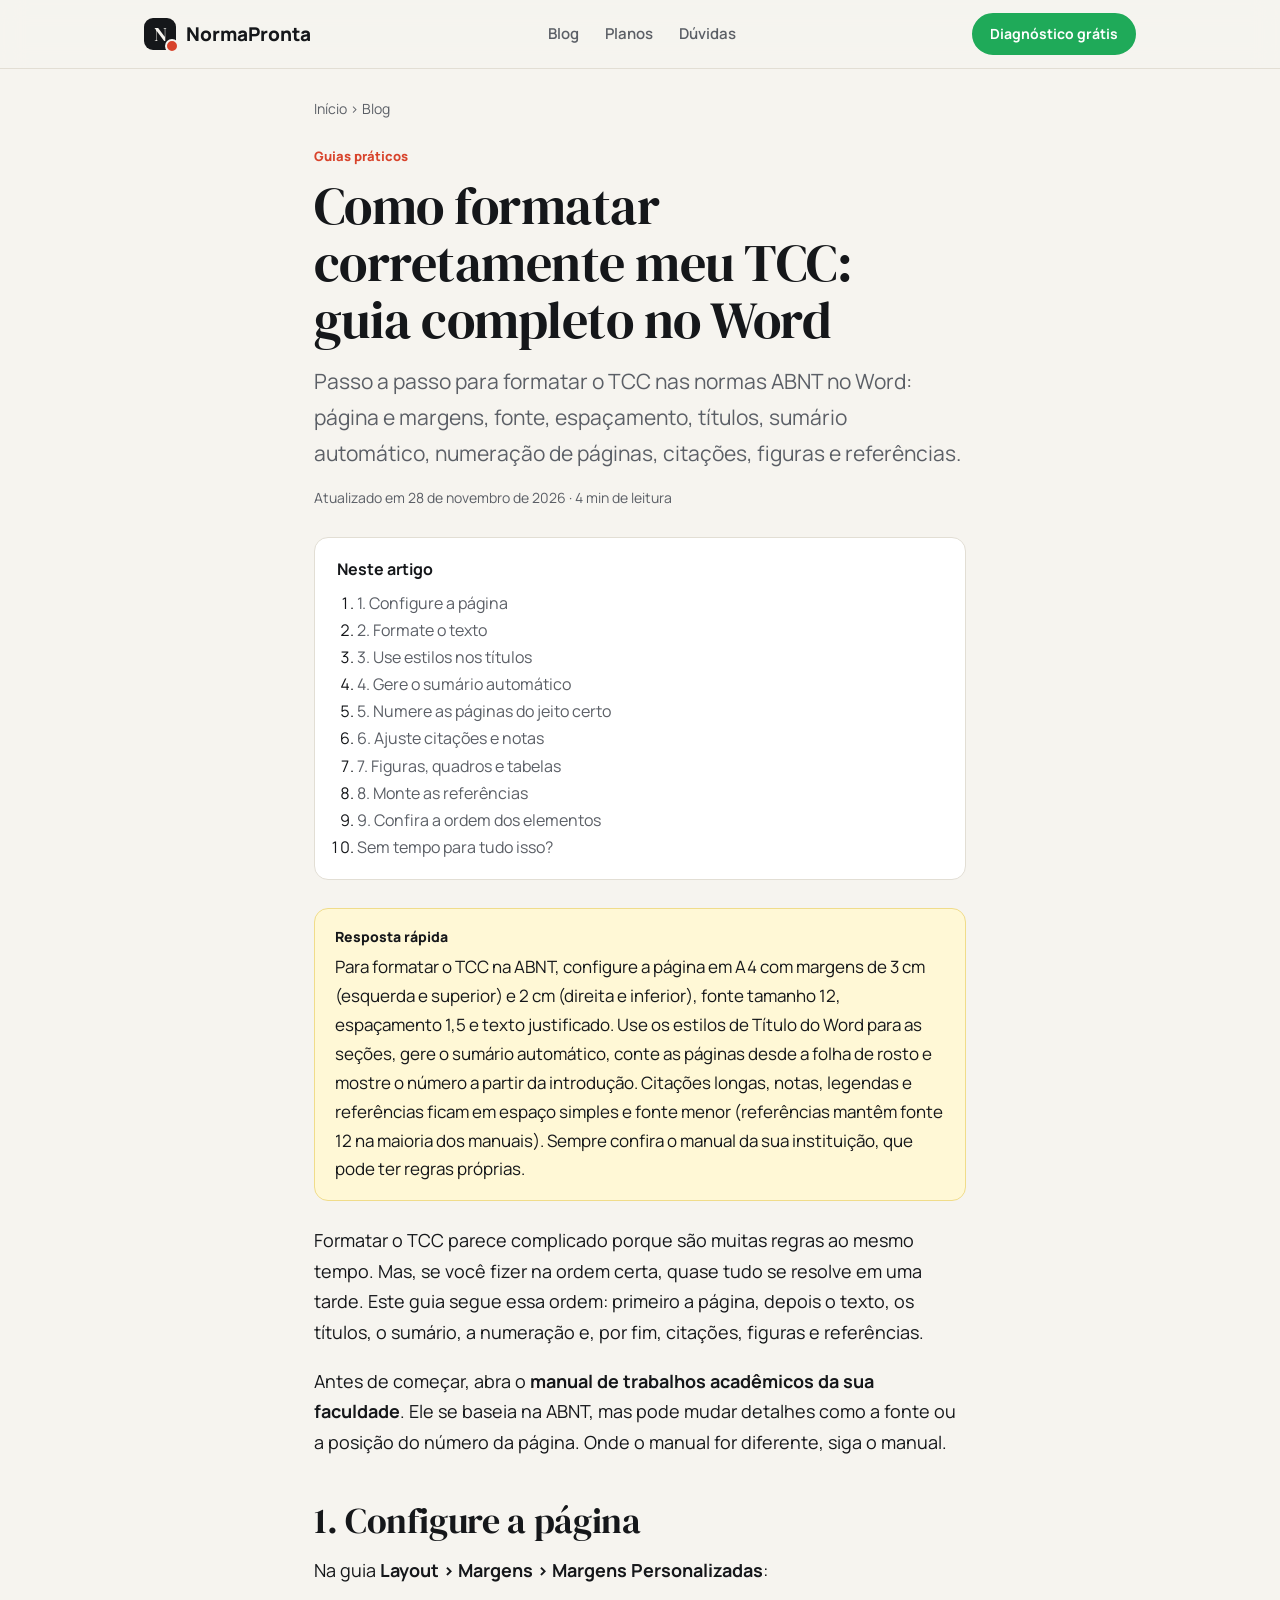
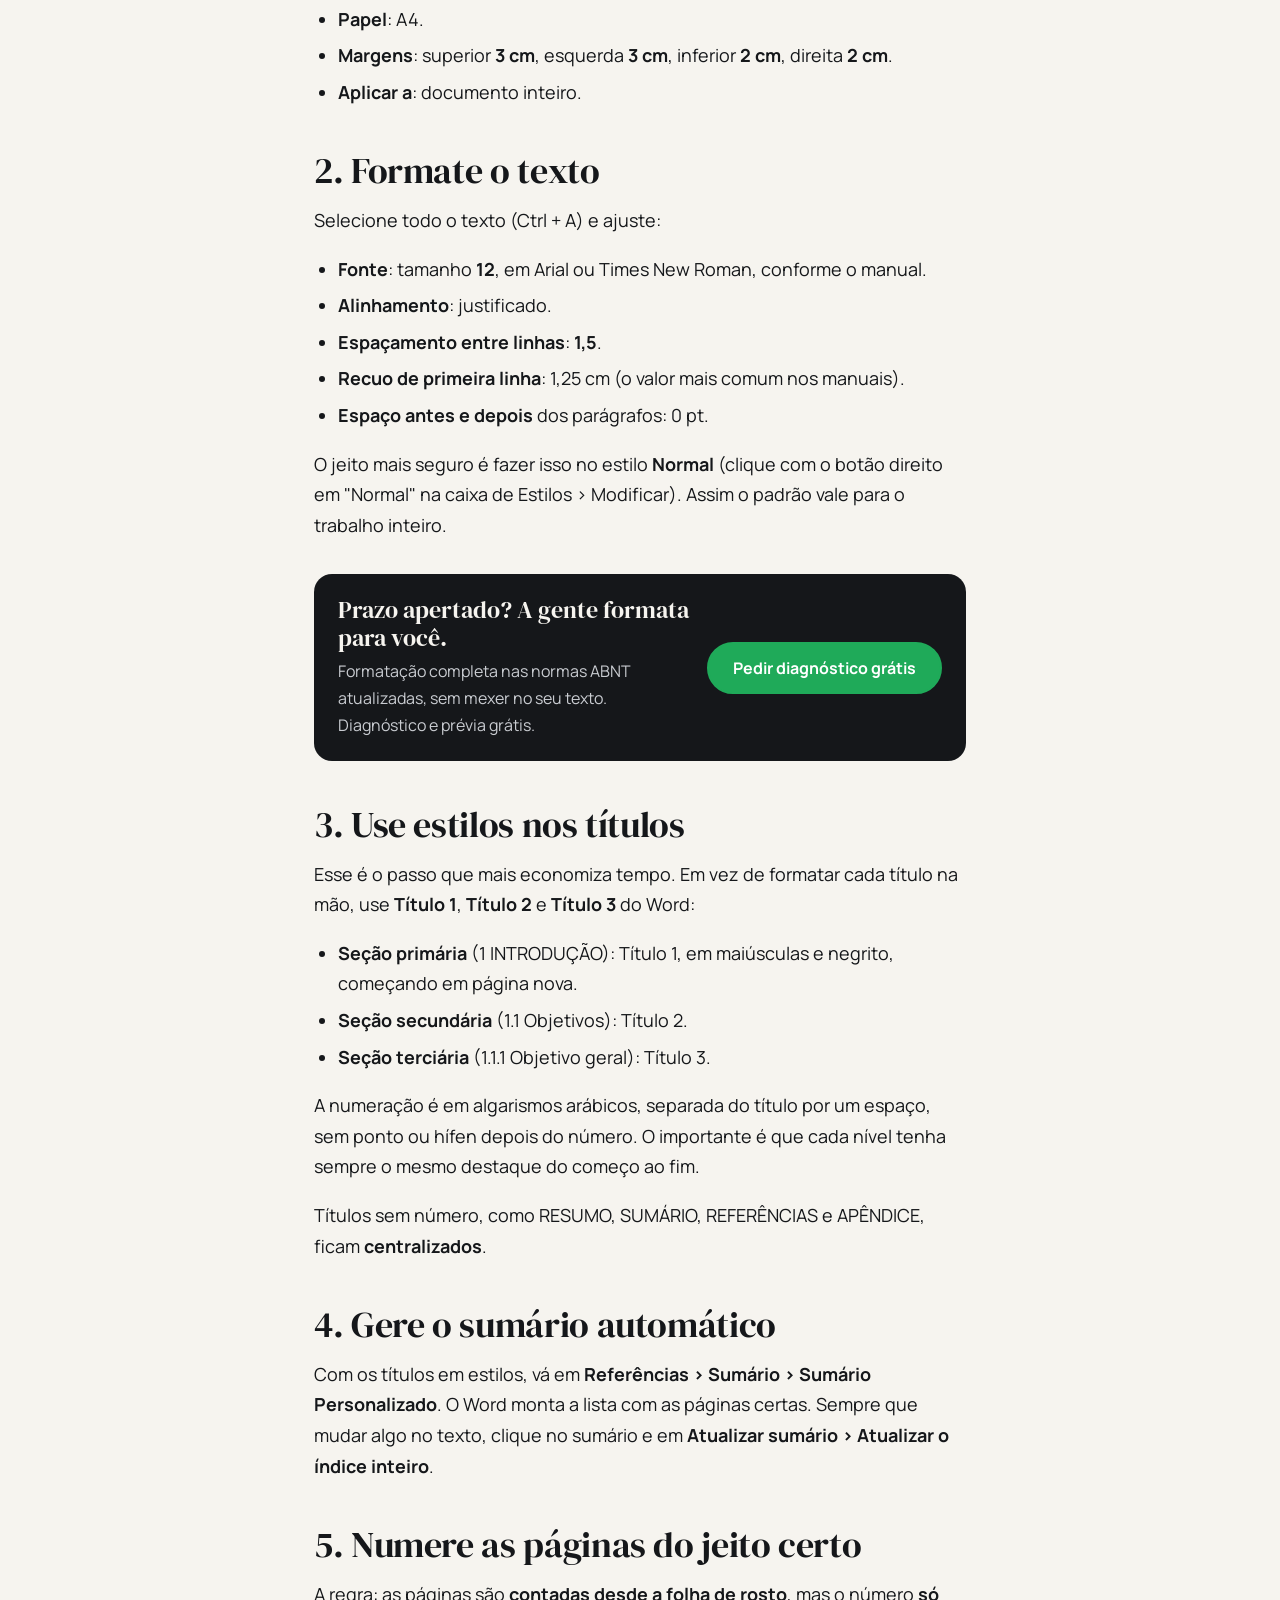
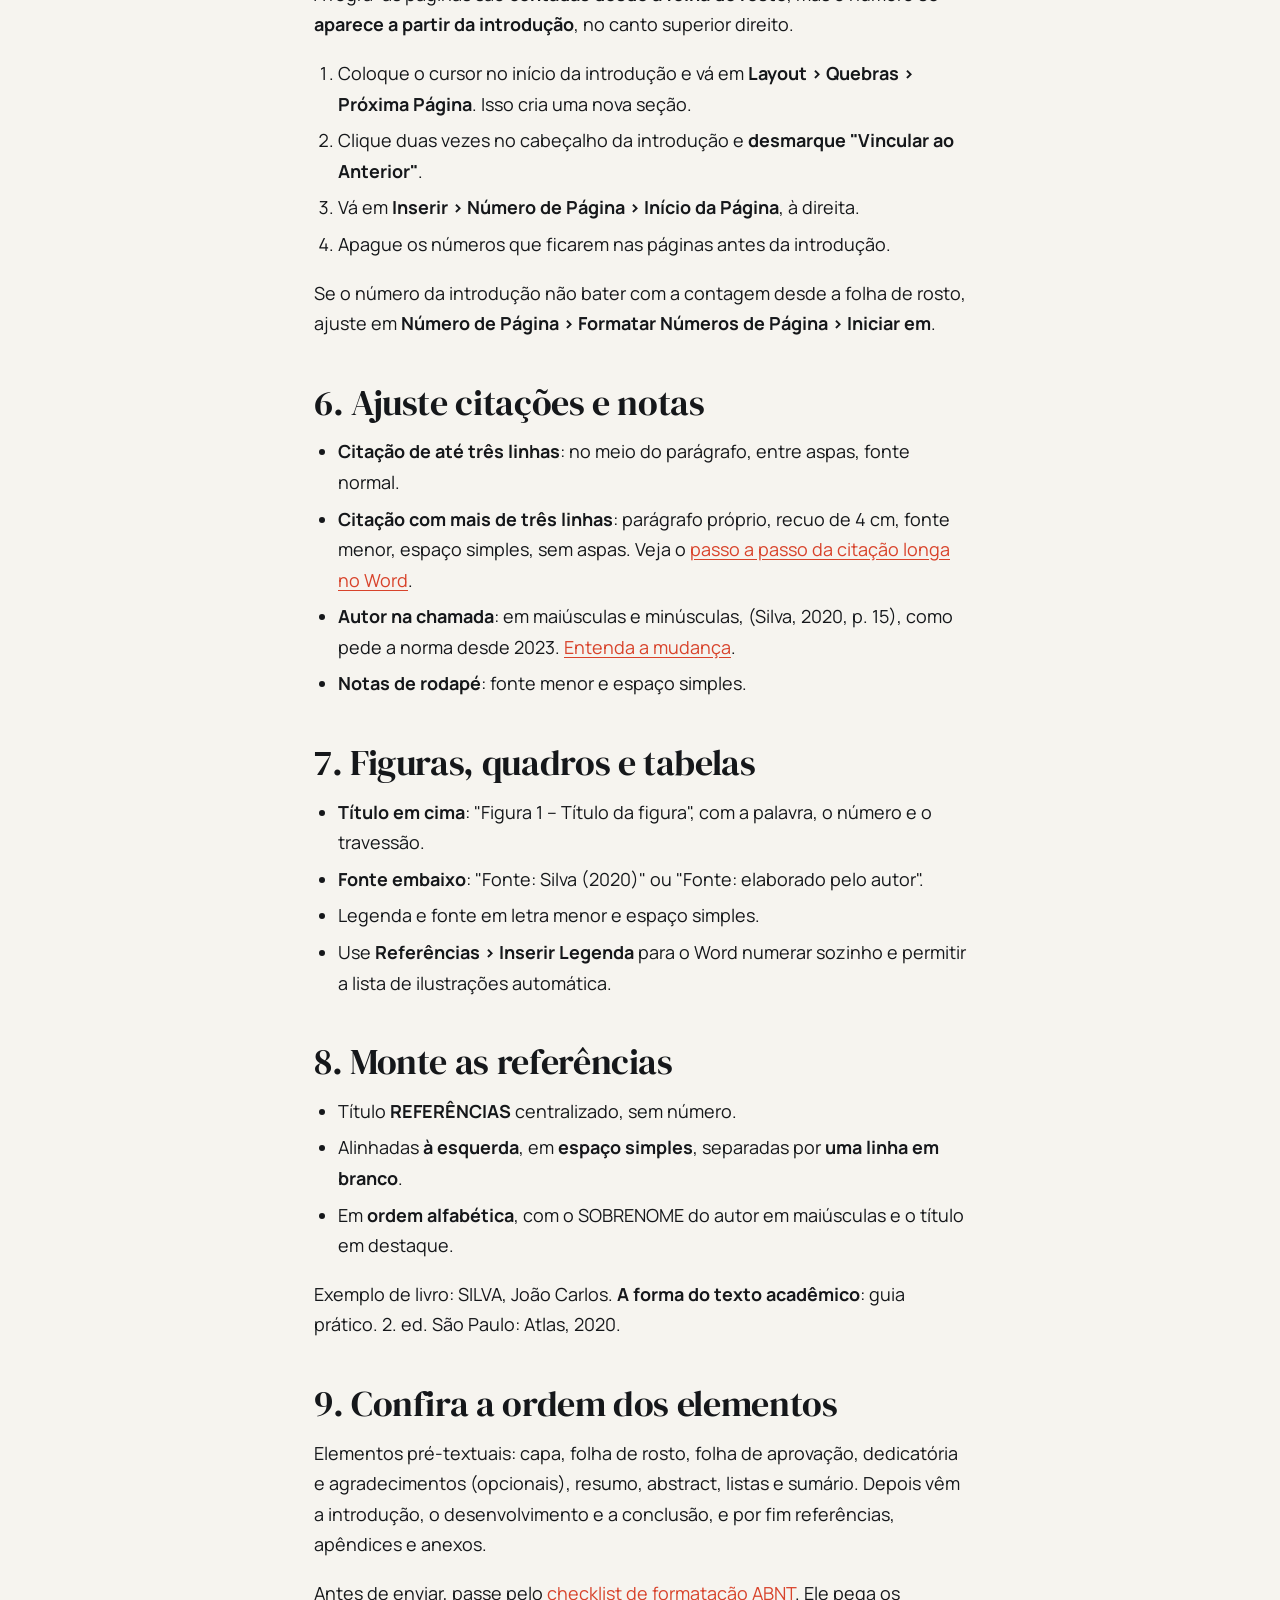
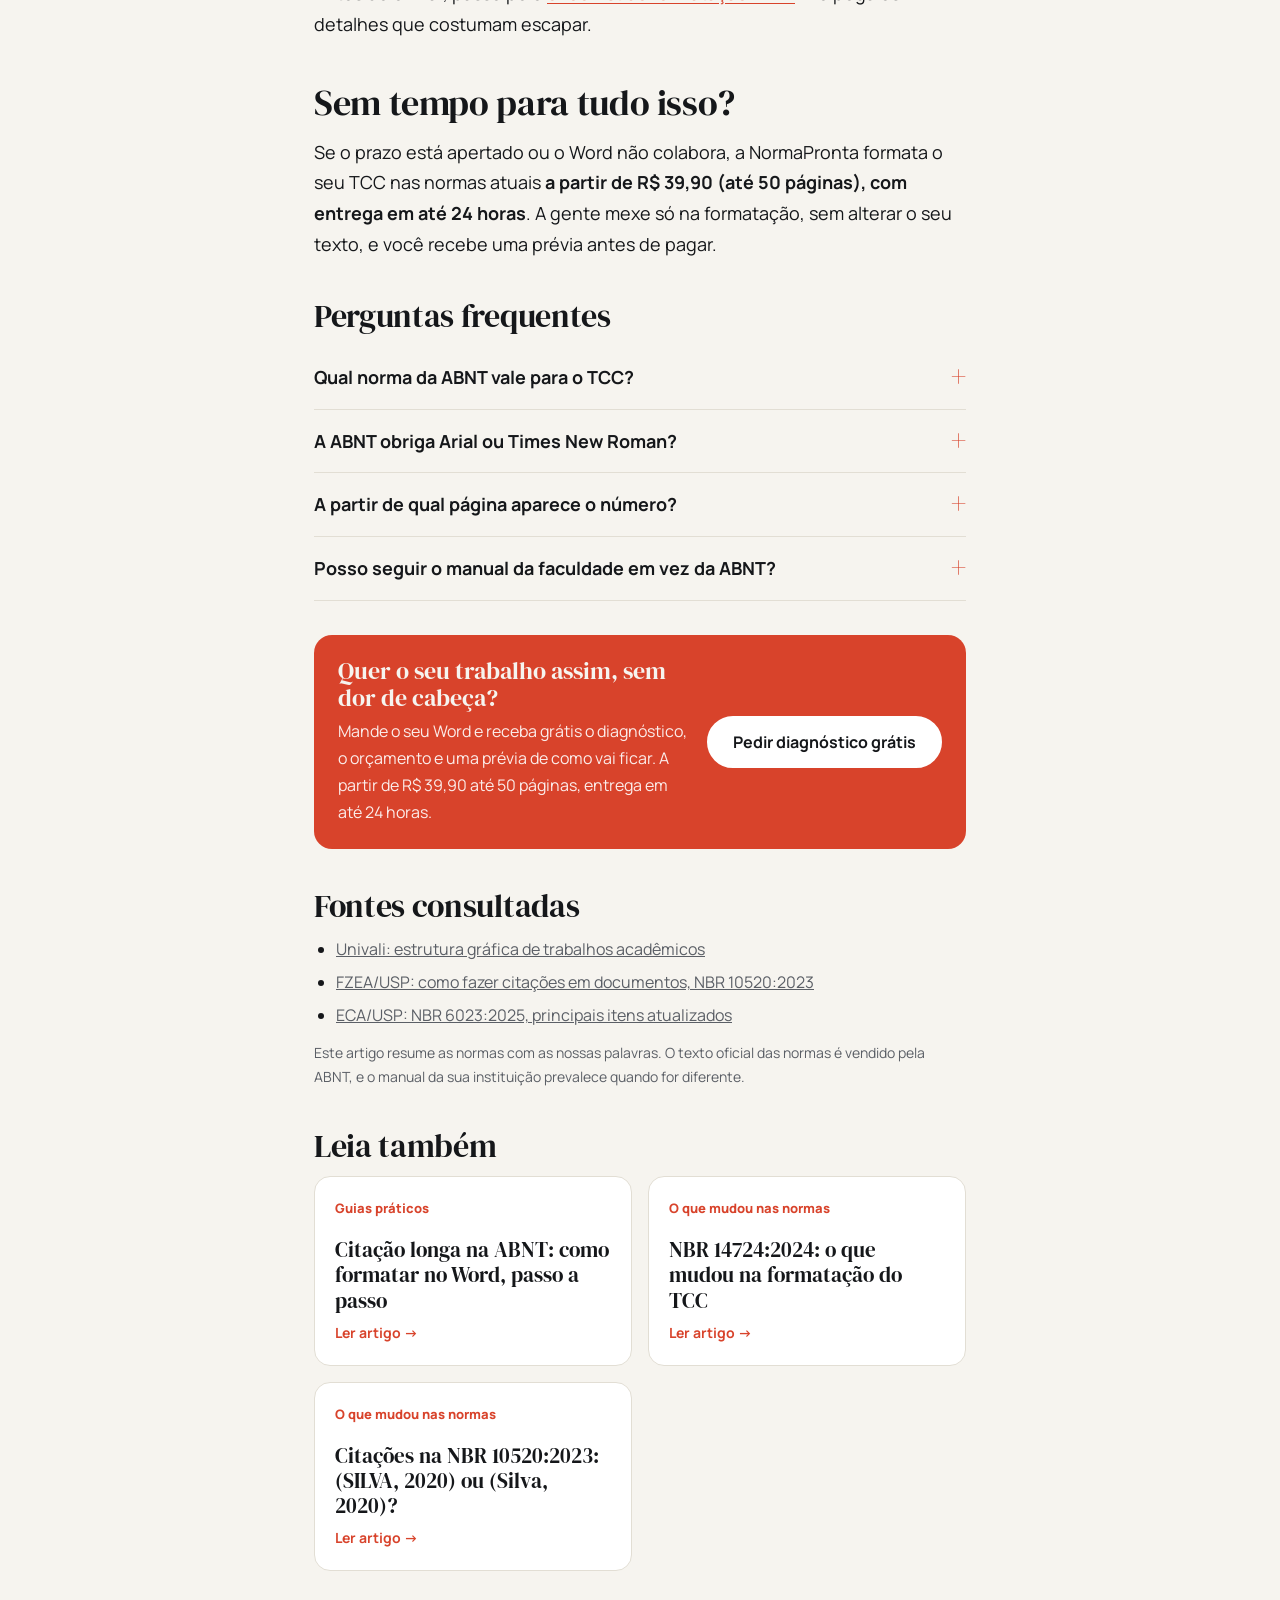
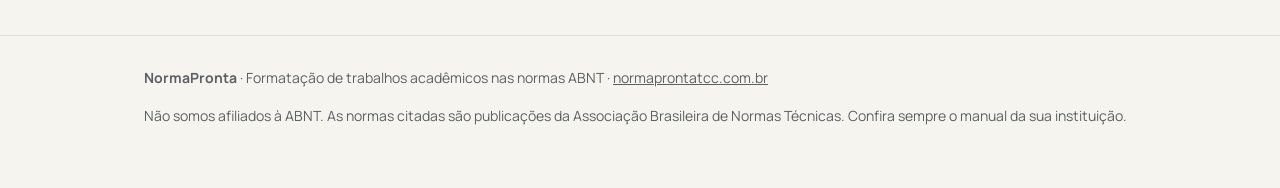
<file: blog/como-formatar-tcc-corretamente/index.html>
<!DOCTYPE html>
<html lang="pt-BR">
<head>
<meta charset="utf-8">
<meta name="viewport" content="width=device-width, initial-scale=1">
<title>Como formatar corretamente meu TCC: guia completo no Word | NormaPronta</title>
<meta name="description" content="Passo a passo para formatar o TCC nas normas ABNT no Word: página e margens, fonte, espaçamento, títulos, sumário automático, numeração de páginas, citações, figuras e referências.">
<link rel="canonical" href="https://normaprontatcc.com.br/blog/como-formatar-tcc-corretamente/">
<meta property="og:title" content="Como formatar corretamente meu TCC: guia completo no Word | NormaPronta">
<meta property="og:description" content="Passo a passo para formatar o TCC nas normas ABNT no Word: página e margens, fonte, espaçamento, títulos, sumário automático, numeração de páginas, citações, figuras e referências.">
<meta property="og:type" content="article">
<meta property="og:url" content="https://normaprontatcc.com.br/blog/como-formatar-tcc-corretamente/">
<meta property="og:locale" content="pt_BR">
<meta name="theme-color" content="#15171a">
<link rel="icon" href="data:image/svg+xml,%3Csvg xmlns='http://www.w3.org/2000/svg' viewBox='0 0 64 64'%3E%3Crect width='64' height='64' rx='14' fill='%2315171a'/%3E%3Cpath d='M18 46V18h6l16 18V18h6v28h-6L24 28v18z' fill='%23f6f4ef'/%3E%3Ccircle cx='50' cy='48' r='5' fill='%23d8432b'/%3E%3C/svg%3E">
<link rel="preconnect" href="https://fonts.googleapis.com"><link rel="preconnect" href="https://fonts.gstatic.com" crossorigin>
<link href="https://fonts.googleapis.com/css2?family=DM+Serif+Display&family=Manrope:wght@400;500;600;700;800&display=swap" rel="stylesheet">
<link rel="stylesheet" href="/blog/blog.css">
<script type="application/ld+json">{"@context":"https://schema.org","@type":"Article","headline":"Como formatar corretamente meu TCC: guia completo no Word","description":"Passo a passo para formatar o TCC nas normas ABNT no Word: página e margens, fonte, espaçamento, títulos, sumário automático, numeração de páginas, citações, figuras e referências.","datePublished":"2026-11-28","dateModified":"2026-11-28","author":{"@type":"Organization","name":"NormaPronta"},"publisher":{"@type":"Organization","name":"NormaPronta","url":"https://normaprontatcc.com.br"},"mainEntityOfPage":"https://normaprontatcc.com.br/blog/como-formatar-tcc-corretamente/","inLanguage":"pt-BR"}</script>
<script type="application/ld+json">{"@context":"https://schema.org","@type":"BreadcrumbList","itemListElement":[{"@type":"ListItem","position":1,"name":"Início","item":"https://normaprontatcc.com.br/"},{"@type":"ListItem","position":2,"name":"Blog","item":"https://normaprontatcc.com.br/blog/"},{"@type":"ListItem","position":3,"name":"Como formatar corretamente meu TCC: guia completo no Word","item":"https://normaprontatcc.com.br/blog/como-formatar-tcc-corretamente/"}]}</script>
<script type="application/ld+json">{"@context":"https://schema.org","@type":"FAQPage","mainEntity":[{"@type":"Question","name":"Qual norma da ABNT vale para o TCC?","acceptedAnswer":{"@type":"Answer","text":"A estrutura e a apresentação seguem a NBR 14724:2024. As citações seguem a NBR 10520:2023, as referências a NBR 6023:2025, a numeração das seções a NBR 6024 e o sumário a NBR 6027."}},{"@type":"Question","name":"A ABNT obriga Arial ou Times New Roman?","acceptedAnswer":{"@type":"Answer","text":"Não. A norma pede fonte legível em tamanho 12 para o texto. Arial e Times New Roman são as mais usadas, e muitas faculdades escolhem uma delas no manual."}},{"@type":"Question","name":"A partir de qual página aparece o número?","acceptedAnswer":{"@type":"Answer","text":"As páginas são contadas desde a folha de rosto, mas o número só aparece a partir da primeira página da parte textual, normalmente a introdução."}},{"@type":"Question","name":"Posso seguir o manual da faculdade em vez da ABNT?","acceptedAnswer":{"@type":"Answer","text":"Sim. Quando o manual da instituição tem uma regra diferente, vale o manual, porque é ele que a banca usa para avaliar."}}]}</script>
</head>
<body>
<header class="top"><div class="wrap nav">
  <a class="logo" href="/" aria-label="NormaPronta, início"><i>N</i>NormaPronta</a>
  <nav aria-label="Seções"><a href="/blog/">Blog</a><a href="/#planos">Planos</a><a href="/#duvidas">Dúvidas</a></nav>
  <a class="btn wa sm" href="https://wa.me/5521975978875?text=Oi!%20Vim%20pelo%20blog%20e%20quero%20o%20diagn%C3%B3stico%20gr%C3%A1tis%20do%20meu%20trabalho." target="_blank" rel="noopener">Diagnóstico grátis</a>
</div></header>
<main class="wrap post">
  <nav class="crumbs" aria-label="Trilha"><a href="/">Início</a> › <a href="/blog/">Blog</a></nav>
  <article>
    <header class="post-head">
      <span class="kicker">Guias práticos</span>
      <h1>Como formatar corretamente meu TCC: guia completo no Word</h1>
      <p class="lead">Passo a passo para formatar o TCC nas normas ABNT no Word: página e margens, fonte, espaçamento, títulos, sumário automático, numeração de páginas, citações, figuras e referências.</p>
      <p class="meta">Atualizado em 28 de novembro de 2026 · 4 min de leitura</p>
    </header>
    <nav class="toc" aria-label="Neste artigo"><strong>Neste artigo</strong><ol><li><a href="#1-configure-a-pagina">1. Configure a página</a></li><li><a href="#2-formate-o-texto">2. Formate o texto</a></li><li><a href="#3-use-estilos-nos-titulos">3. Use estilos nos títulos</a></li><li><a href="#4-gere-o-sumario-automatico">4. Gere o sumário automático</a></li><li><a href="#5-numere-as-paginas-do-jeito-certo">5. Numere as páginas do jeito certo</a></li><li><a href="#6-ajuste-citacoes-e-notas">6. Ajuste citações e notas</a></li><li><a href="#7-figuras-quadros-e-tabelas">7. Figuras, quadros e tabelas</a></li><li><a href="#8-monte-as-referencias">8. Monte as referências</a></li><li><a href="#9-confira-a-ordem-dos-elementos">9. Confira a ordem dos elementos</a></li><li><a href="#sem-tempo-para-tudo-isso">Sem tempo para tudo isso?</a></li></ol></nav>
    <section class="tldr" aria-label="Resposta rápida"><strong>Resposta rápida</strong><p>Para formatar o TCC na ABNT, configure a página em A4 com margens de 3 cm (esquerda e superior) e 2 cm (direita e inferior), fonte tamanho 12, espaçamento 1,5 e texto justificado. Use os estilos de Título do Word para as seções, gere o sumário automático, conte as páginas desde a folha de rosto e mostre o número a partir da introdução. Citações longas, notas, legendas e referências ficam em espaço simples e fonte menor (referências mantêm fonte 12 na maioria dos manuais). Sempre confira o manual da sua instituição, que pode ter regras próprias.</p></section>
    <div class="prose">
<p>Formatar o TCC parece complicado porque são muitas regras ao mesmo tempo. Mas, se você fizer na ordem certa, quase tudo se resolve em uma tarde. Este guia segue essa ordem: primeiro a página, depois o texto, os títulos, o sumário, a numeração e, por fim, citações, figuras e referências.</p>
<p>Antes de começar, abra o <strong>manual de trabalhos acadêmicos da sua faculdade</strong>. Ele se baseia na ABNT, mas pode mudar detalhes como a fonte ou a posição do número da página. Onde o manual for diferente, siga o manual.</p>
<h2 id="1-configure-a-pagina">1. Configure a página</h2>
<p>Na guia <strong>Layout › Margens › Margens Personalizadas</strong>:</p>
<ul>
<li><strong>Papel</strong>: A4.</li>
<li><strong>Margens</strong>: superior <strong>3 cm</strong>, esquerda <strong>3 cm</strong>, inferior <strong>2 cm</strong>, direita <strong>2 cm</strong>.</li>
<li><strong>Aplicar a</strong>: documento inteiro.</li>
</ul>
<h2 id="2-formate-o-texto">2. Formate o texto</h2>
<p>Selecione todo o texto (Ctrl + A) e ajuste:</p>
<ul>
<li><strong>Fonte</strong>: tamanho <strong>12</strong>, em Arial ou Times New Roman, conforme o manual.</li>
<li><strong>Alinhamento</strong>: justificado.</li>
<li><strong>Espaçamento entre linhas</strong>: <strong>1,5</strong>.</li>
<li><strong>Recuo de primeira linha</strong>: 1,25 cm (o valor mais comum nos manuais).</li>
<li><strong>Espaço antes e depois</strong> dos parágrafos: 0 pt.</li>
</ul>
<p>O jeito mais seguro é fazer isso no estilo <strong>Normal</strong> (clique com o botão direito em &quot;Normal&quot; na caixa de Estilos › Modificar). Assim o padrão vale para o trabalho inteiro.</p>

<aside class="cta-box">
  <div>
    <strong>Prazo apertado? A gente formata para você.</strong>
    <p>Formatação completa nas normas ABNT atualizadas, sem mexer no seu texto. Diagnóstico e prévia grátis.</p>
  </div>
  <a class="btn wa" href="https://wa.me/5521975978875?text=Oi!%20Vim%20pelo%20blog%20(Como%20formatar%20corretamente%20meu%20TCC%3A%20guia%20completo%20no%20Word)%20e%20quero%20o%20diagn%C3%B3stico%20gr%C3%A1tis%20do%20meu%20trabalho." target="_blank" rel="noopener">Pedir diagnóstico grátis</a>
</aside>
<h2 id="3-use-estilos-nos-titulos">3. Use estilos nos títulos</h2>
<p>Esse é o passo que mais economiza tempo. Em vez de formatar cada título na mão, use <strong>Título 1</strong>, <strong>Título 2</strong> e <strong>Título 3</strong> do Word:</p>
<ul>
<li><strong>Seção primária</strong> (1 INTRODUÇÃO): Título 1, em maiúsculas e negrito, começando em página nova.</li>
<li><strong>Seção secundária</strong> (1.1 Objetivos): Título 2.</li>
<li><strong>Seção terciária</strong> (1.1.1 Objetivo geral): Título 3.</li>
</ul>
<p>A numeração é em algarismos arábicos, separada do título por um espaço, sem ponto ou hífen depois do número. O importante é que cada nível tenha sempre o mesmo destaque do começo ao fim.</p>
<p>Títulos sem número, como RESUMO, SUMÁRIO, REFERÊNCIAS e APÊNDICE, ficam <strong>centralizados</strong>.</p>
<h2 id="4-gere-o-sumario-automatico">4. Gere o sumário automático</h2>
<p>Com os títulos em estilos, vá em <strong>Referências › Sumário › Sumário Personalizado</strong>. O Word monta a lista com as páginas certas. Sempre que mudar algo no texto, clique no sumário e em <strong>Atualizar sumário › Atualizar o índice inteiro</strong>.</p>
<h2 id="5-numere-as-paginas-do-jeito-certo">5. Numere as páginas do jeito certo</h2>
<p>A regra: as páginas são <strong>contadas desde a folha de rosto</strong>, mas o número <strong>só aparece a partir da introdução</strong>, no canto superior direito.</p>
<ol>
<li>Coloque o cursor no início da introdução e vá em <strong>Layout › Quebras › Próxima Página</strong>. Isso cria uma nova seção.</li>
<li>Clique duas vezes no cabeçalho da introdução e <strong>desmarque &quot;Vincular ao Anterior&quot;</strong>.</li>
<li>Vá em <strong>Inserir › Número de Página › Início da Página</strong>, à direita.</li>
<li>Apague os números que ficarem nas páginas antes da introdução.</li>
</ol>
<p>Se o número da introdução não bater com a contagem desde a folha de rosto, ajuste em <strong>Número de Página › Formatar Números de Página › Iniciar em</strong>.</p>
<h2 id="6-ajuste-citacoes-e-notas">6. Ajuste citações e notas</h2>
<ul>
<li><strong>Citação de até três linhas</strong>: no meio do parágrafo, entre aspas, fonte normal.</li>
<li><strong>Citação com mais de três linhas</strong>: parágrafo próprio, recuo de 4 cm, fonte menor, espaço simples, sem aspas. Veja o <a href="/blog/citacao-longa-abnt-como-fazer-no-word/">passo a passo da citação longa no Word</a>.</li>
<li><strong>Autor na chamada</strong>: em maiúsculas e minúsculas, (Silva, 2020, p. 15), como pede a norma desde 2023. <a href="/blog/nbr-10520-2023-citacoes-o-que-mudou/">Entenda a mudança</a>.</li>
<li><strong>Notas de rodapé</strong>: fonte menor e espaço simples.</li>
</ul>
<h2 id="7-figuras-quadros-e-tabelas">7. Figuras, quadros e tabelas</h2>
<ul>
<li><strong>Título em cima</strong>: &quot;Figura 1 – Título da figura&quot;, com a palavra, o número e o travessão.</li>
<li><strong>Fonte embaixo</strong>: &quot;Fonte: Silva (2020)&quot; ou &quot;Fonte: elaborado pelo autor&quot;.</li>
<li>Legenda e fonte em letra menor e espaço simples.</li>
<li>Use <strong>Referências › Inserir Legenda</strong> para o Word numerar sozinho e permitir a lista de ilustrações automática.</li>
</ul>
<h2 id="8-monte-as-referencias">8. Monte as referências</h2>
<ul>
<li>Título <strong>REFERÊNCIAS</strong> centralizado, sem número.</li>
<li>Alinhadas <strong>à esquerda</strong>, em <strong>espaço simples</strong>, separadas por <strong>uma linha em branco</strong>.</li>
<li>Em <strong>ordem alfabética</strong>, com o SOBRENOME do autor em maiúsculas e o título em destaque.</li>
</ul>
<p>Exemplo de livro: SILVA, João Carlos. <strong>A forma do texto acadêmico</strong>: guia prático. 2. ed. São Paulo: Atlas, 2020.</p>
<h2 id="9-confira-a-ordem-dos-elementos">9. Confira a ordem dos elementos</h2>
<p>Elementos pré-textuais: capa, folha de rosto, folha de aprovação, dedicatória e agradecimentos (opcionais), resumo, abstract, listas e sumário. Depois vêm a introdução, o desenvolvimento e a conclusão, e por fim referências, apêndices e anexos.</p>
<p>Antes de enviar, passe pelo <a href="/blog/checklist-formatacao-tcc-abnt/">checklist de formatação ABNT</a>. Ele pega os detalhes que costumam escapar.</p>
<h2 id="sem-tempo-para-tudo-isso">Sem tempo para tudo isso?</h2>
<p>Se o prazo está apertado ou o Word não colabora, a NormaPronta formata o seu TCC nas normas atuais <strong>a partir de R$ 39,90 (até 50 páginas), com entrega em até 24 horas</strong>. A gente mexe só na formatação, sem alterar o seu texto, e você recebe uma prévia antes de pagar.</p>

    </div>
    <section class="faq"><h2 id="perguntas-frequentes">Perguntas frequentes</h2><details><summary>Qual norma da ABNT vale para o TCC?</summary><p>A estrutura e a apresentação seguem a NBR 14724:2024. As citações seguem a NBR 10520:2023, as referências a NBR 6023:2025, a numeração das seções a NBR 6024 e o sumário a NBR 6027.</p></details><details><summary>A ABNT obriga Arial ou Times New Roman?</summary><p>Não. A norma pede fonte legível em tamanho 12 para o texto. Arial e Times New Roman são as mais usadas, e muitas faculdades escolhem uma delas no manual.</p></details><details><summary>A partir de qual página aparece o número?</summary><p>As páginas são contadas desde a folha de rosto, mas o número só aparece a partir da primeira página da parte textual, normalmente a introdução.</p></details><details><summary>Posso seguir o manual da faculdade em vez da ABNT?</summary><p>Sim. Quando o manual da instituição tem uma regra diferente, vale o manual, porque é ele que a banca usa para avaliar.</p></details></section>
    
<aside class="cta-box final">
  <div>
    <strong>Quer o seu trabalho assim, sem dor de cabeça?</strong>
    <p>Mande o seu Word e receba grátis o diagnóstico, o orçamento e uma prévia de como vai ficar. A partir de R$ 39,90 até 50 páginas, entrega em até 24 horas.</p>
  </div>
  <a class="btn wa" href="https://wa.me/5521975978875?text=Oi!%20Vim%20pelo%20blog%20(Como%20formatar%20corretamente%20meu%20TCC%3A%20guia%20completo%20no%20Word)%20e%20quero%20o%20diagn%C3%B3stico%20gr%C3%A1tis%20do%20meu%20trabalho." target="_blank" rel="noopener">Pedir diagnóstico grátis</a>
</aside>
    <section class="sources"><h2>Fontes consultadas</h2><ul><li><a href="https://portal.univali.br/biblioteca/downloads/estrutura-grafica-de-trabalhos-academicos.pdf" target="_blank" rel="noopener">Univali: estrutura gráfica de trabalhos acadêmicos</a></li><li><a href="https://www.fzea.usp.br/wp-content/uploads/2023/10/como_fazer_citacoes_em_documentos_abnt_10520-2023.pdf" target="_blank" rel="noopener">FZEA/USP: como fazer citações em documentos, NBR 10520:2023</a></li><li><a href="https://www.eca.usp.br/sites/default/files/2025-06/NBR%206023_2025.pdf" target="_blank" rel="noopener">ECA/USP: NBR 6023:2025, principais itens atualizados</a></li></ul><p class="note">Este artigo resume as normas com as nossas palavras. O texto oficial das normas é vendido pela ABNT, e o manual da sua instituição prevalece quando for diferente.</p></section>
  </article>
  <section class="related"><h2>Leia também</h2><div class="cards"><a class="card" href="/blog/citacao-longa-abnt-como-fazer-no-word/"><span class="kicker">Guias práticos</span><strong>Citação longa na ABNT: como formatar no Word, passo a passo</strong><span class="more">Ler artigo →</span></a><a class="card" href="/blog/nbr-14724-2024-o-que-mudou/"><span class="kicker">O que mudou nas normas</span><strong>NBR 14724:2024: o que mudou na formatação do TCC</strong><span class="more">Ler artigo →</span></a><a class="card" href="/blog/nbr-10520-2023-citacoes-o-que-mudou/"><span class="kicker">O que mudou nas normas</span><strong>Citações na NBR 10520:2023: (SILVA, 2020) ou (Silva, 2020)?</strong><span class="more">Ler artigo →</span></a></div></section>
</main>
<footer class="foot"><div class="wrap">
  <span><strong>NormaPronta</strong> · Formatação de trabalhos acadêmicos nas normas ABNT · <a href="/">normaprontatcc.com.br</a></span>
  <span>Não somos afiliados à ABNT. As normas citadas são publicações da Associação Brasileira de Normas Técnicas. Confira sempre o manual da sua instituição.</span>
</div></footer>
</body>
</html>
</file>
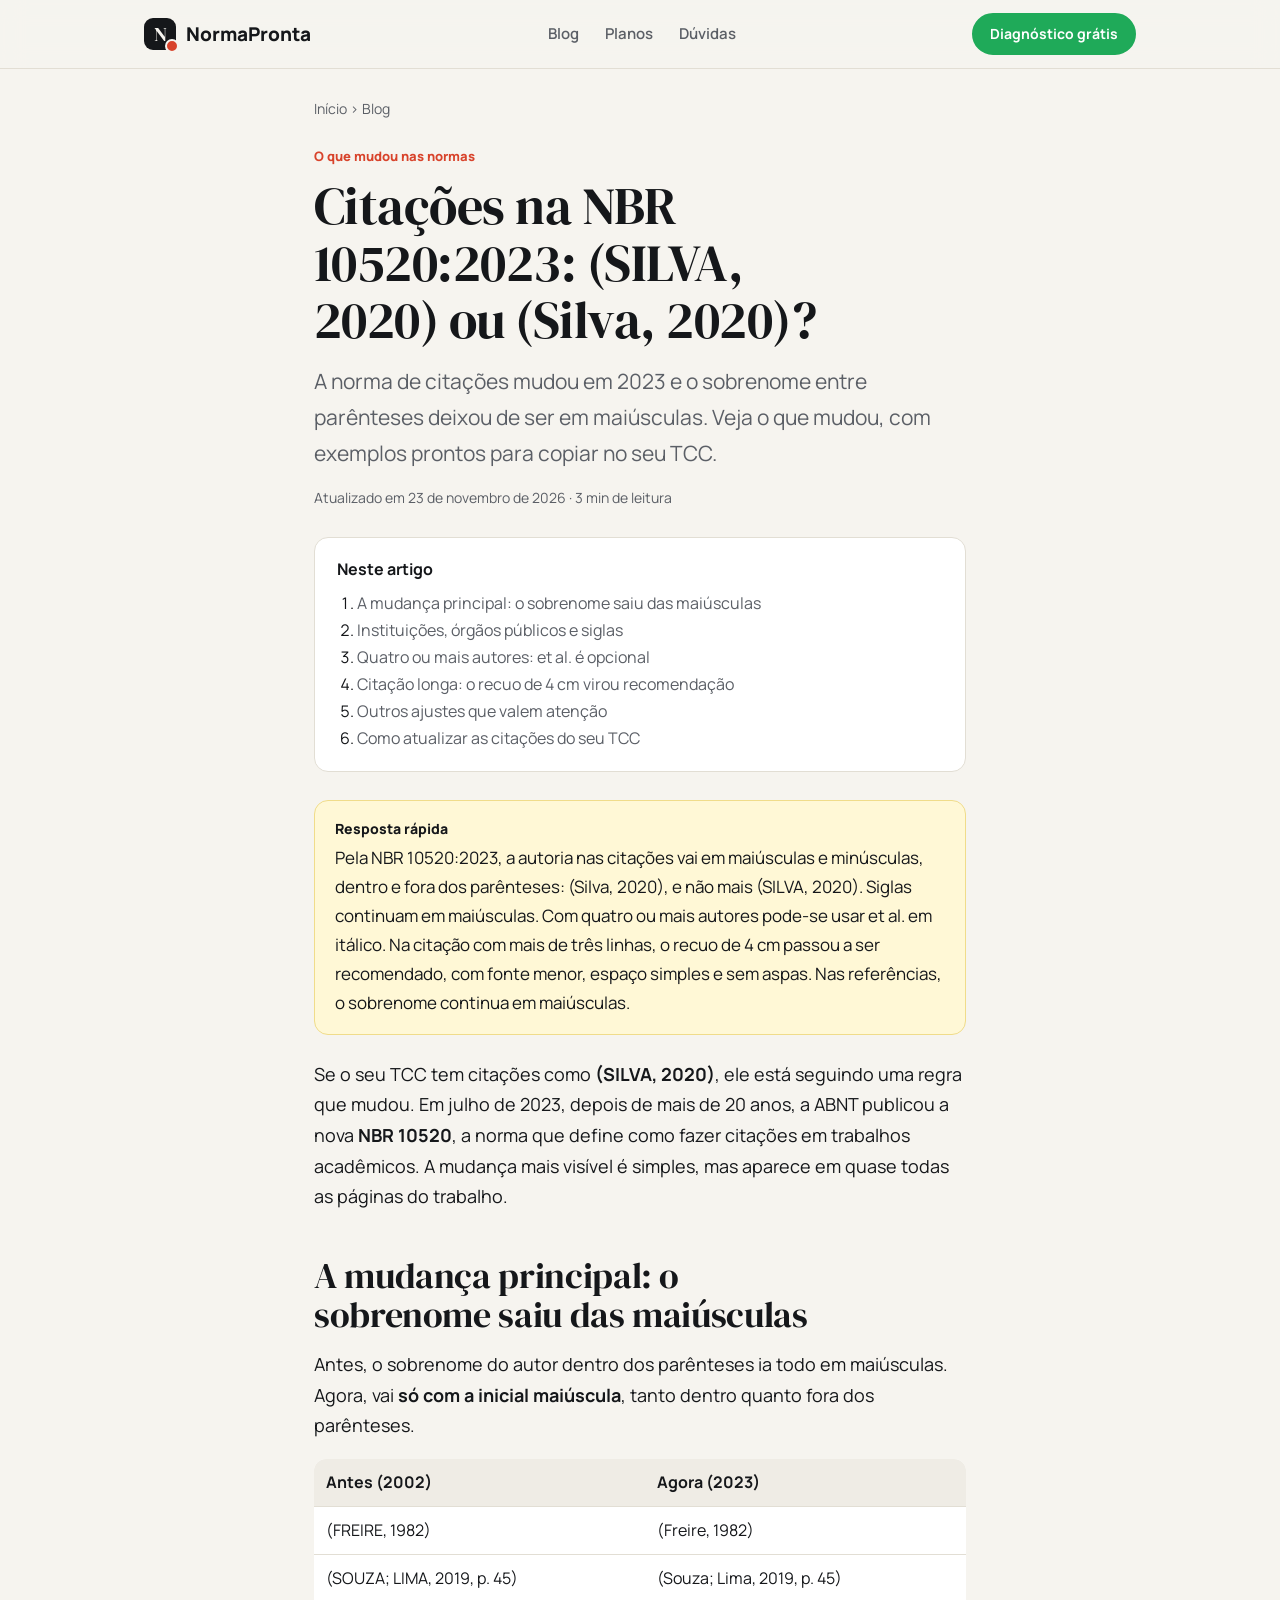
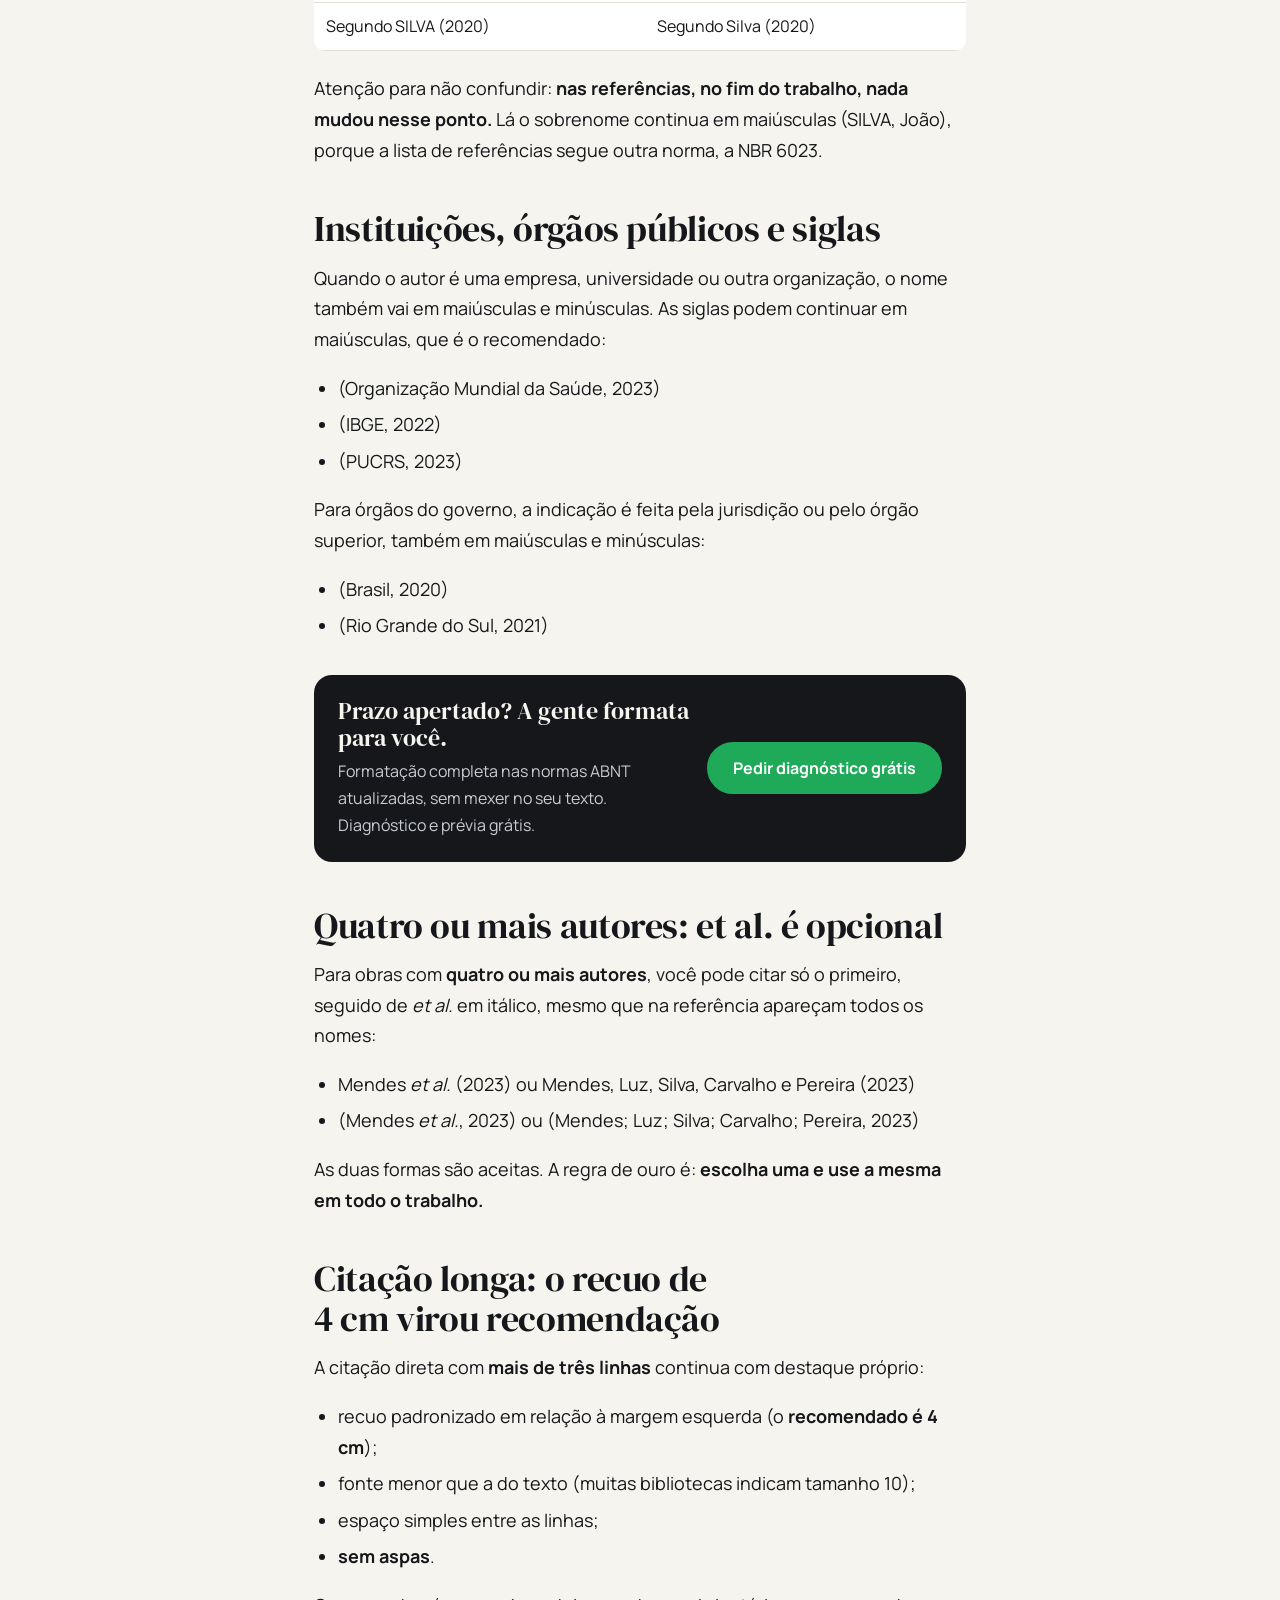
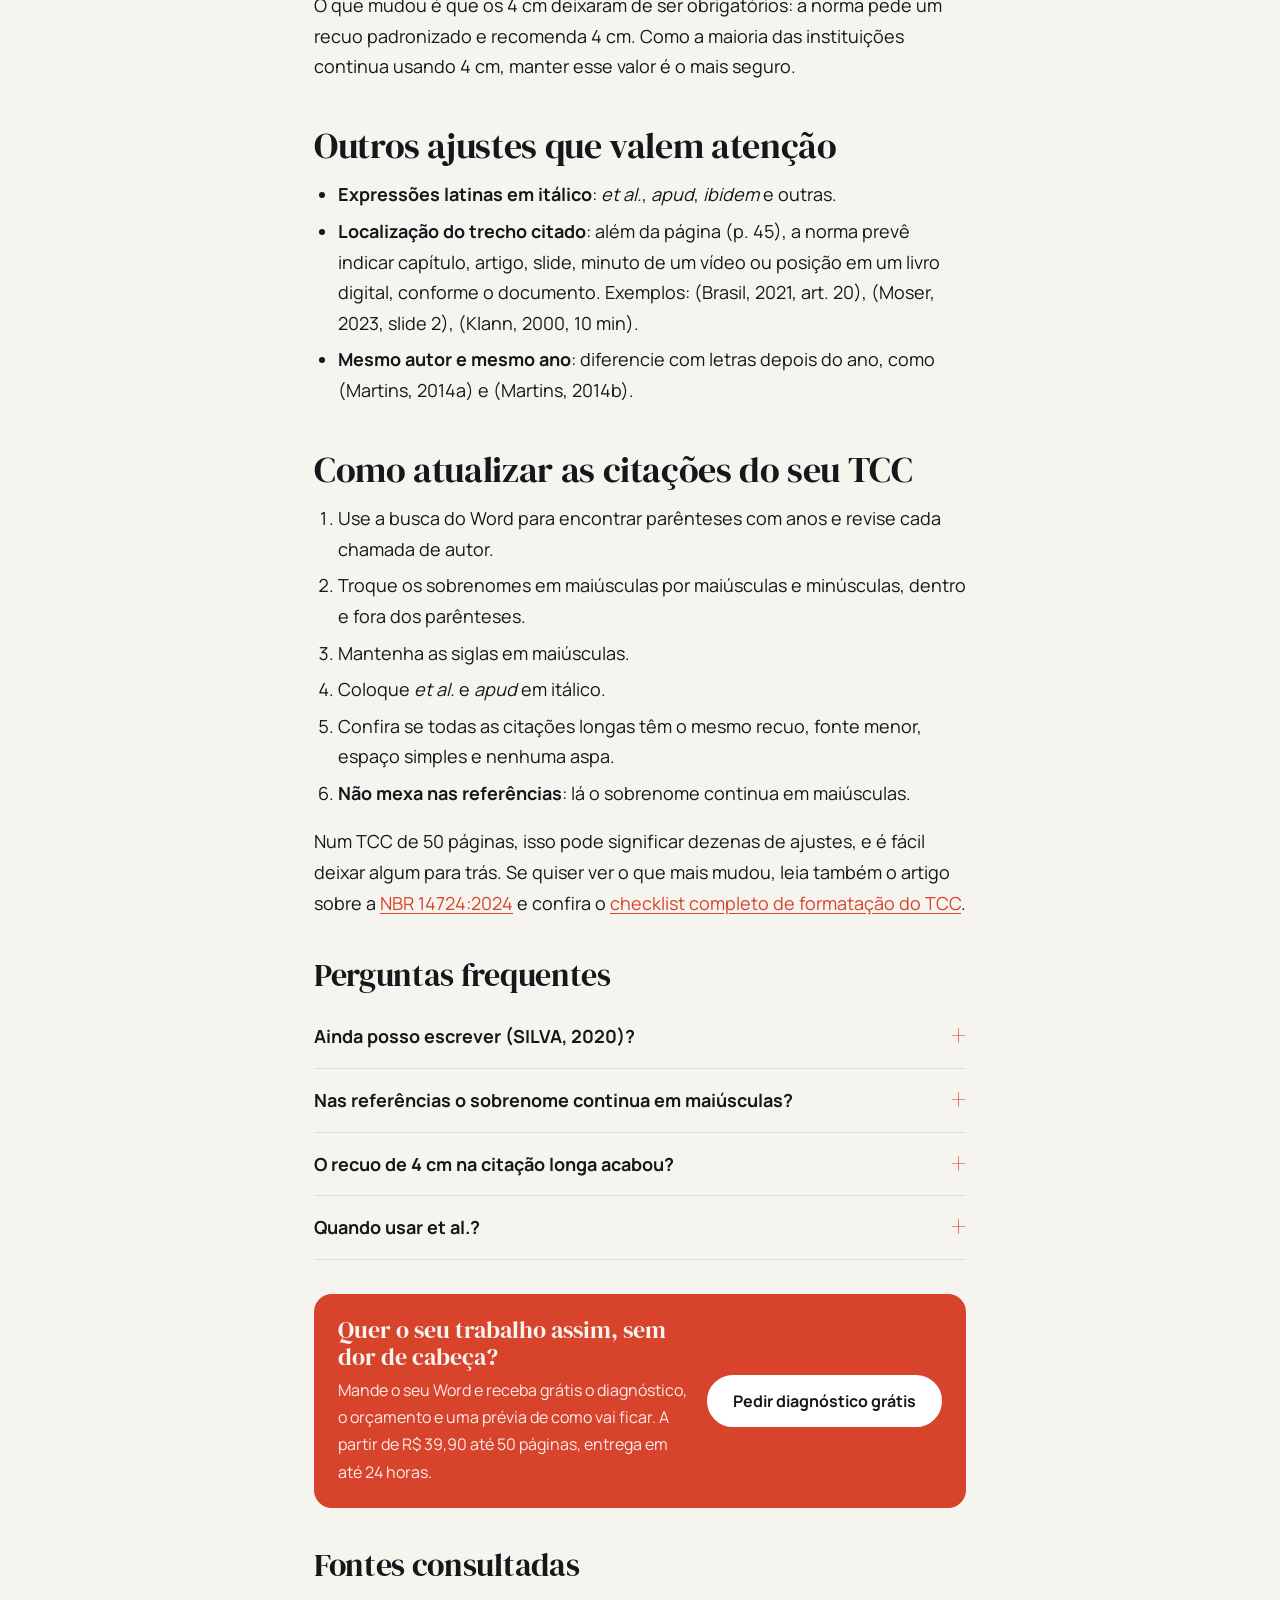
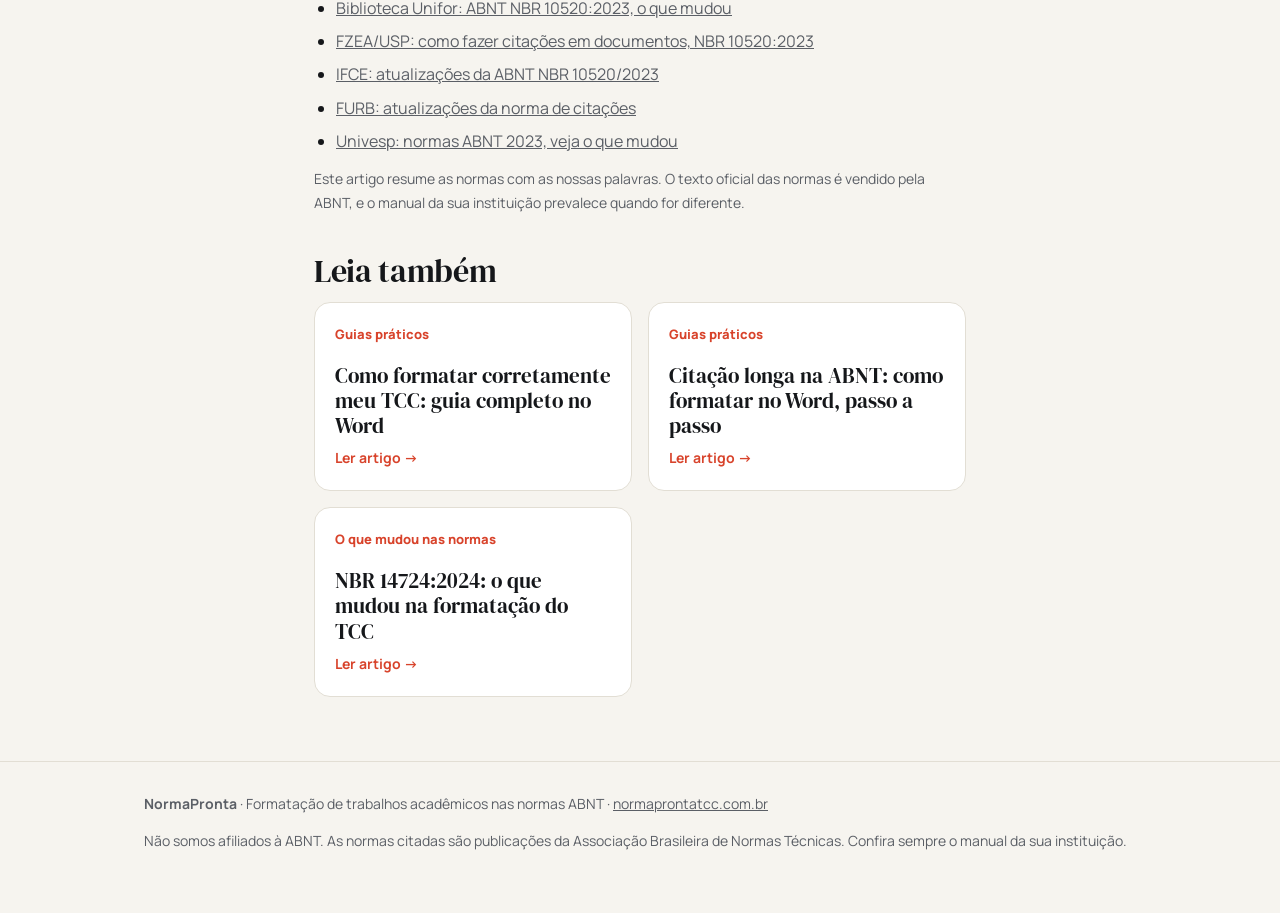
<file: blog/nbr-10520-2023-citacoes-o-que-mudou/index.html>
<!DOCTYPE html>
<html lang="pt-BR">
<head>
<meta charset="utf-8">
<meta name="viewport" content="width=device-width, initial-scale=1">
<title>Citações na NBR 10520:2023: (SILVA, 2020) ou (Silva, 2020)? | NormaPronta</title>
<meta name="description" content="A norma de citações mudou em 2023 e o sobrenome entre parênteses deixou de ser em maiúsculas. Veja o que mudou, com exemplos prontos para copiar no seu TCC.">
<link rel="canonical" href="https://normaprontatcc.com.br/blog/nbr-10520-2023-citacoes-o-que-mudou/">
<meta property="og:title" content="Citações na NBR 10520:2023: (SILVA, 2020) ou (Silva, 2020)? | NormaPronta">
<meta property="og:description" content="A norma de citações mudou em 2023 e o sobrenome entre parênteses deixou de ser em maiúsculas. Veja o que mudou, com exemplos prontos para copiar no seu TCC.">
<meta property="og:type" content="article">
<meta property="og:url" content="https://normaprontatcc.com.br/blog/nbr-10520-2023-citacoes-o-que-mudou/">
<meta property="og:locale" content="pt_BR">
<meta name="theme-color" content="#15171a">
<link rel="icon" href="data:image/svg+xml,%3Csvg xmlns='http://www.w3.org/2000/svg' viewBox='0 0 64 64'%3E%3Crect width='64' height='64' rx='14' fill='%2315171a'/%3E%3Cpath d='M18 46V18h6l16 18V18h6v28h-6L24 28v18z' fill='%23f6f4ef'/%3E%3Ccircle cx='50' cy='48' r='5' fill='%23d8432b'/%3E%3C/svg%3E">
<link rel="preconnect" href="https://fonts.googleapis.com"><link rel="preconnect" href="https://fonts.gstatic.com" crossorigin>
<link href="https://fonts.googleapis.com/css2?family=DM+Serif+Display&family=Manrope:wght@400;500;600;700;800&display=swap" rel="stylesheet">
<link rel="stylesheet" href="/blog/blog.css">
<script type="application/ld+json">{"@context":"https://schema.org","@type":"Article","headline":"Citações na NBR 10520:2023: (SILVA, 2020) ou (Silva, 2020)?","description":"A norma de citações mudou em 2023 e o sobrenome entre parênteses deixou de ser em maiúsculas. Veja o que mudou, com exemplos prontos para copiar no seu TCC.","datePublished":"2026-11-23","dateModified":"2026-11-23","author":{"@type":"Organization","name":"NormaPronta"},"publisher":{"@type":"Organization","name":"NormaPronta","url":"https://normaprontatcc.com.br"},"mainEntityOfPage":"https://normaprontatcc.com.br/blog/nbr-10520-2023-citacoes-o-que-mudou/","inLanguage":"pt-BR"}</script>
<script type="application/ld+json">{"@context":"https://schema.org","@type":"BreadcrumbList","itemListElement":[{"@type":"ListItem","position":1,"name":"Início","item":"https://normaprontatcc.com.br/"},{"@type":"ListItem","position":2,"name":"Blog","item":"https://normaprontatcc.com.br/blog/"},{"@type":"ListItem","position":3,"name":"Citações na NBR 10520:2023: (SILVA, 2020) ou (Silva, 2020)?","item":"https://normaprontatcc.com.br/blog/nbr-10520-2023-citacoes-o-que-mudou/"}]}</script>
<script type="application/ld+json">{"@context":"https://schema.org","@type":"FAQPage","mainEntity":[{"@type":"Question","name":"Ainda posso escrever (SILVA, 2020)?","acceptedAnswer":{"@type":"Answer","text":"Pela NBR 10520:2023, não. A autoria passou a ser escrita com maiúsculas e minúsculas, dentro e fora dos parênteses: (Silva, 2020). Só siga a forma antiga se o manual da sua instituição pedir."}},{"@type":"Question","name":"Nas referências o sobrenome continua em maiúsculas?","acceptedAnswer":{"@type":"Answer","text":"Sim. A mudança vale para as citações no texto. Na lista de referências, que segue a NBR 6023, o sobrenome do autor continua em maiúsculas: SILVA, João."}},{"@type":"Question","name":"O recuo de 4 cm na citação longa acabou?","acceptedAnswer":{"@type":"Answer","text":"Ele passou a ser recomendado, e não obrigatório. A citação com mais de três linhas continua precisando de um recuo padronizado, fonte menor, espaço simples e sem aspas. Como a maioria das instituições segue usando 4 cm, esse é o caminho mais seguro."}},{"@type":"Question","name":"Quando usar et al.?","acceptedAnswer":{"@type":"Answer","text":"Para obras com quatro ou mais autores, você pode citar o primeiro autor seguido de et al., em itálico. É opcional, mas o padrão escolhido deve ser o mesmo em todo o trabalho."}}]}</script>
</head>
<body>
<header class="top"><div class="wrap nav">
  <a class="logo" href="/" aria-label="NormaPronta, início"><i>N</i>NormaPronta</a>
  <nav aria-label="Seções"><a href="/blog/">Blog</a><a href="/#planos">Planos</a><a href="/#duvidas">Dúvidas</a></nav>
  <a class="btn wa sm" href="https://wa.me/5521975978875?text=Oi!%20Vim%20pelo%20blog%20e%20quero%20o%20diagn%C3%B3stico%20gr%C3%A1tis%20do%20meu%20trabalho." target="_blank" rel="noopener">Diagnóstico grátis</a>
</div></header>
<main class="wrap post">
  <nav class="crumbs" aria-label="Trilha"><a href="/">Início</a> › <a href="/blog/">Blog</a></nav>
  <article>
    <header class="post-head">
      <span class="kicker">O que mudou nas normas</span>
      <h1>Citações na NBR 10520:2023: (SILVA, 2020) ou (Silva, 2020)?</h1>
      <p class="lead">A norma de citações mudou em 2023 e o sobrenome entre parênteses deixou de ser em maiúsculas. Veja o que mudou, com exemplos prontos para copiar no seu TCC.</p>
      <p class="meta">Atualizado em 23 de novembro de 2026 · 3 min de leitura</p>
    </header>
    <nav class="toc" aria-label="Neste artigo"><strong>Neste artigo</strong><ol><li><a href="#a-mudanca-principal-o-sobrenome-saiu-das-maiusculas">A mudança principal: o sobrenome saiu das maiúsculas</a></li><li><a href="#instituicoes-orgaos-publicos-e-siglas">Instituições, órgãos públicos e siglas</a></li><li><a href="#quatro-ou-mais-autores-et-al-e-opcional">Quatro ou mais autores: et al. é opcional</a></li><li><a href="#citacao-longa-o-recuo-de-4-cm-virou-recomendacao">Citação longa: o recuo de 4 cm virou recomendação</a></li><li><a href="#outros-ajustes-que-valem-atencao">Outros ajustes que valem atenção</a></li><li><a href="#como-atualizar-as-citacoes-do-seu-tcc">Como atualizar as citações do seu TCC</a></li></ol></nav>
    <section class="tldr" aria-label="Resposta rápida"><strong>Resposta rápida</strong><p>Pela NBR 10520:2023, a autoria nas citações vai em maiúsculas e minúsculas, dentro e fora dos parênteses: (Silva, 2020), e não mais (SILVA, 2020). Siglas continuam em maiúsculas. Com quatro ou mais autores pode-se usar et al. em itálico. Na citação com mais de três linhas, o recuo de 4 cm passou a ser recomendado, com fonte menor, espaço simples e sem aspas. Nas referências, o sobrenome continua em maiúsculas.</p></section>
    <div class="prose">
<p>Se o seu TCC tem citações como <strong>(SILVA, 2020)</strong>, ele está seguindo uma regra que mudou. Em julho de 2023, depois de mais de 20 anos, a ABNT publicou a nova <strong>NBR 10520</strong>, a norma que define como fazer citações em trabalhos acadêmicos. A mudança mais visível é simples, mas aparece em quase todas as páginas do trabalho.</p>
<h2 id="a-mudanca-principal-o-sobrenome-saiu-das-maiusculas">A mudança principal: o sobrenome saiu das maiúsculas</h2>
<p>Antes, o sobrenome do autor dentro dos parênteses ia todo em maiúsculas. Agora, vai <strong>só com a inicial maiúscula</strong>, tanto dentro quanto fora dos parênteses.</p>
<table>
<thead>
<tr>
<th>Antes (2002)</th>
<th>Agora (2023)</th>
</tr>
</thead>
<tbody><tr>
<td>(FREIRE, 1982)</td>
<td>(Freire, 1982)</td>
</tr>
<tr>
<td>(SOUZA; LIMA, 2019, p. 45)</td>
<td>(Souza; Lima, 2019, p. 45)</td>
</tr>
<tr>
<td>Segundo SILVA (2020)</td>
<td>Segundo Silva (2020)</td>
</tr>
</tbody></table>
<p>Atenção para não confundir: <strong>nas referências, no fim do trabalho, nada mudou nesse ponto.</strong> Lá o sobrenome continua em maiúsculas (SILVA, João), porque a lista de referências segue outra norma, a NBR 6023.</p>
<h2 id="instituicoes-orgaos-publicos-e-siglas">Instituições, órgãos públicos e siglas</h2>
<p>Quando o autor é uma empresa, universidade ou outra organização, o nome também vai em maiúsculas e minúsculas. As siglas podem continuar em maiúsculas, que é o recomendado:</p>
<ul>
<li>(Organização Mundial da Saúde, 2023)</li>
<li>(IBGE, 2022)</li>
<li>(PUCRS, 2023)</li>
</ul>
<p>Para órgãos do governo, a indicação é feita pela jurisdição ou pelo órgão superior, também em maiúsculas e minúsculas:</p>
<ul>
<li>(Brasil, 2020)</li>
<li>(Rio Grande do Sul, 2021)</li>
</ul>

<aside class="cta-box">
  <div>
    <strong>Prazo apertado? A gente formata para você.</strong>
    <p>Formatação completa nas normas ABNT atualizadas, sem mexer no seu texto. Diagnóstico e prévia grátis.</p>
  </div>
  <a class="btn wa" href="https://wa.me/5521975978875?text=Oi!%20Vim%20pelo%20blog%20(Cita%C3%A7%C3%B5es%20na%20NBR%2010520%3A2023%3A%20(SILVA%2C%202020)%20ou%20(Silva%2C%202020)%3F)%20e%20quero%20o%20diagn%C3%B3stico%20gr%C3%A1tis%20do%20meu%20trabalho." target="_blank" rel="noopener">Pedir diagnóstico grátis</a>
</aside>
<h2 id="quatro-ou-mais-autores-et-al-e-opcional">Quatro ou mais autores: et al. é opcional</h2>
<p>Para obras com <strong>quatro ou mais autores</strong>, você pode citar só o primeiro, seguido de <em>et al.</em> em itálico, mesmo que na referência apareçam todos os nomes:</p>
<ul>
<li>Mendes <em>et al.</em> (2023) ou Mendes, Luz, Silva, Carvalho e Pereira (2023)</li>
<li>(Mendes <em>et al.</em>, 2023) ou (Mendes; Luz; Silva; Carvalho; Pereira, 2023)</li>
</ul>
<p>As duas formas são aceitas. A regra de ouro é: <strong>escolha uma e use a mesma em todo o trabalho.</strong></p>
<h2 id="citacao-longa-o-recuo-de-4-cm-virou-recomendacao">Citação longa: o recuo de 4 cm virou recomendação</h2>
<p>A citação direta com <strong>mais de três linhas</strong> continua com destaque próprio:</p>
<ul>
<li>recuo padronizado em relação à margem esquerda (o <strong>recomendado é 4 cm</strong>);</li>
<li>fonte menor que a do texto (muitas bibliotecas indicam tamanho 10);</li>
<li>espaço simples entre as linhas;</li>
<li><strong>sem aspas</strong>.</li>
</ul>
<p>O que mudou é que os 4 cm deixaram de ser obrigatórios: a norma pede um recuo padronizado e recomenda 4 cm. Como a maioria das instituições continua usando 4 cm, manter esse valor é o mais seguro.</p>
<h2 id="outros-ajustes-que-valem-atencao">Outros ajustes que valem atenção</h2>
<ul>
<li><strong>Expressões latinas em itálico</strong>: <em>et al.</em>, <em>apud</em>, <em>ibidem</em> e outras.</li>
<li><strong>Localização do trecho citado</strong>: além da página (p. 45), a norma prevê indicar capítulo, artigo, slide, minuto de um vídeo ou posição em um livro digital, conforme o documento. Exemplos: (Brasil, 2021, art. 20), (Moser, 2023, slide 2), (Klann, 2000, 10 min).</li>
<li><strong>Mesmo autor e mesmo ano</strong>: diferencie com letras depois do ano, como (Martins, 2014a) e (Martins, 2014b).</li>
</ul>
<h2 id="como-atualizar-as-citacoes-do-seu-tcc">Como atualizar as citações do seu TCC</h2>
<ol>
<li>Use a busca do Word para encontrar parênteses com anos e revise cada chamada de autor.</li>
<li>Troque os sobrenomes em maiúsculas por maiúsculas e minúsculas, dentro e fora dos parênteses.</li>
<li>Mantenha as siglas em maiúsculas.</li>
<li>Coloque <em>et al.</em> e <em>apud</em> em itálico.</li>
<li>Confira se todas as citações longas têm o mesmo recuo, fonte menor, espaço simples e nenhuma aspa.</li>
<li><strong>Não mexa nas referências</strong>: lá o sobrenome continua em maiúsculas.</li>
</ol>
<p>Num TCC de 50 páginas, isso pode significar dezenas de ajustes, e é fácil deixar algum para trás. Se quiser ver o que mais mudou, leia também o artigo sobre a <a href="/blog/nbr-14724-2024-o-que-mudou/">NBR 14724:2024</a> e confira o <a href="/blog/checklist-formatacao-tcc-abnt/">checklist completo de formatação do TCC</a>.</p>

    </div>
    <section class="faq"><h2 id="perguntas-frequentes">Perguntas frequentes</h2><details><summary>Ainda posso escrever (SILVA, 2020)?</summary><p>Pela NBR 10520:2023, não. A autoria passou a ser escrita com maiúsculas e minúsculas, dentro e fora dos parênteses: (Silva, 2020). Só siga a forma antiga se o manual da sua instituição pedir.</p></details><details><summary>Nas referências o sobrenome continua em maiúsculas?</summary><p>Sim. A mudança vale para as citações no texto. Na lista de referências, que segue a NBR 6023, o sobrenome do autor continua em maiúsculas: SILVA, João.</p></details><details><summary>O recuo de 4 cm na citação longa acabou?</summary><p>Ele passou a ser recomendado, e não obrigatório. A citação com mais de três linhas continua precisando de um recuo padronizado, fonte menor, espaço simples e sem aspas. Como a maioria das instituições segue usando 4 cm, esse é o caminho mais seguro.</p></details><details><summary>Quando usar et al.?</summary><p>Para obras com quatro ou mais autores, você pode citar o primeiro autor seguido de et al., em itálico. É opcional, mas o padrão escolhido deve ser o mesmo em todo o trabalho.</p></details></section>
    
<aside class="cta-box final">
  <div>
    <strong>Quer o seu trabalho assim, sem dor de cabeça?</strong>
    <p>Mande o seu Word e receba grátis o diagnóstico, o orçamento e uma prévia de como vai ficar. A partir de R$ 39,90 até 50 páginas, entrega em até 24 horas.</p>
  </div>
  <a class="btn wa" href="https://wa.me/5521975978875?text=Oi!%20Vim%20pelo%20blog%20(Cita%C3%A7%C3%B5es%20na%20NBR%2010520%3A2023%3A%20(SILVA%2C%202020)%20ou%20(Silva%2C%202020)%3F)%20e%20quero%20o%20diagn%C3%B3stico%20gr%C3%A1tis%20do%20meu%20trabalho." target="_blank" rel="noopener">Pedir diagnóstico grátis</a>
</aside>
    <section class="sources"><h2>Fontes consultadas</h2><ul><li><a href="https://unifor.br/web/bibliotecaunifor/abnt-nbr-10520-2023-saiba-o-que-mudou-com-a-atualizacao-da-norma-de-citacoes" target="_blank" rel="noopener">Biblioteca Unifor: ABNT NBR 10520:2023, o que mudou</a></li><li><a href="https://www.fzea.usp.br/wp-content/uploads/2023/10/como_fazer_citacoes_em_documentos_abnt_10520-2023.pdf" target="_blank" rel="noopener">FZEA/USP: como fazer citações em documentos, NBR 10520:2023</a></li><li><a href="https://portal.ifce.edu.br/documents/3352/ANEXO_-__Atualiza%C3%A7%C3%B5es_da_ABNT_NBR_10520-2023.pdf" target="_blank" rel="noopener">IFCE: atualizações da ABNT NBR 10520/2023</a></li><li><a href="https://www.furb.br/web/upl/arquivos/202502071536110.Atualizacoes%20da%20norma%20de%20Citacoes.docx" target="_blank" rel="noopener">FURB: atualizações da norma de citações</a></li><li><a href="https://assets.univesp.br/blackboard/normas-abnt-2023.pdf" target="_blank" rel="noopener">Univesp: normas ABNT 2023, veja o que mudou</a></li></ul><p class="note">Este artigo resume as normas com as nossas palavras. O texto oficial das normas é vendido pela ABNT, e o manual da sua instituição prevalece quando for diferente.</p></section>
  </article>
  <section class="related"><h2>Leia também</h2><div class="cards"><a class="card" href="/blog/como-formatar-tcc-corretamente/"><span class="kicker">Guias práticos</span><strong>Como formatar corretamente meu TCC: guia completo no Word</strong><span class="more">Ler artigo →</span></a><a class="card" href="/blog/citacao-longa-abnt-como-fazer-no-word/"><span class="kicker">Guias práticos</span><strong>Citação longa na ABNT: como formatar no Word, passo a passo</strong><span class="more">Ler artigo →</span></a><a class="card" href="/blog/nbr-14724-2024-o-que-mudou/"><span class="kicker">O que mudou nas normas</span><strong>NBR 14724:2024: o que mudou na formatação do TCC</strong><span class="more">Ler artigo →</span></a></div></section>
</main>
<footer class="foot"><div class="wrap">
  <span><strong>NormaPronta</strong> · Formatação de trabalhos acadêmicos nas normas ABNT · <a href="/">normaprontatcc.com.br</a></span>
  <span>Não somos afiliados à ABNT. As normas citadas são publicações da Associação Brasileira de Normas Técnicas. Confira sempre o manual da sua instituição.</span>
</div></footer>
</body>
</html>
</file>
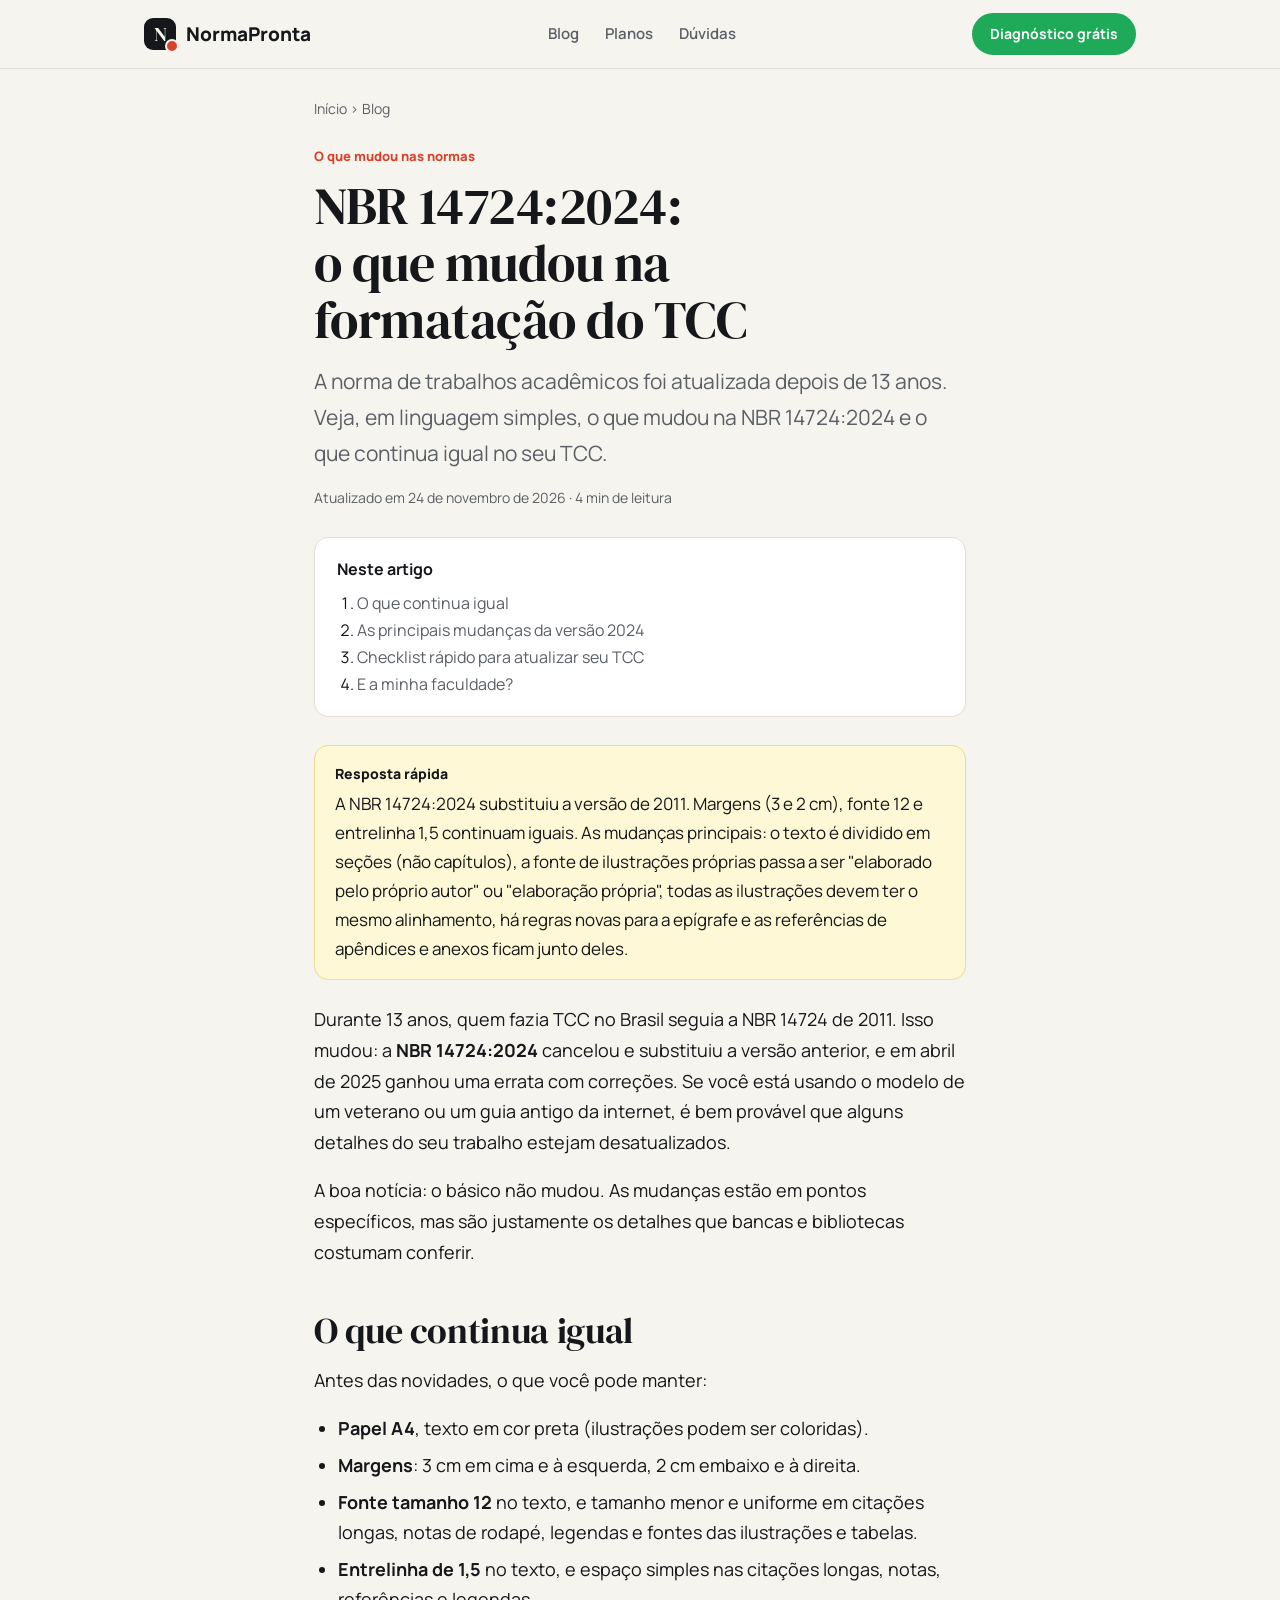
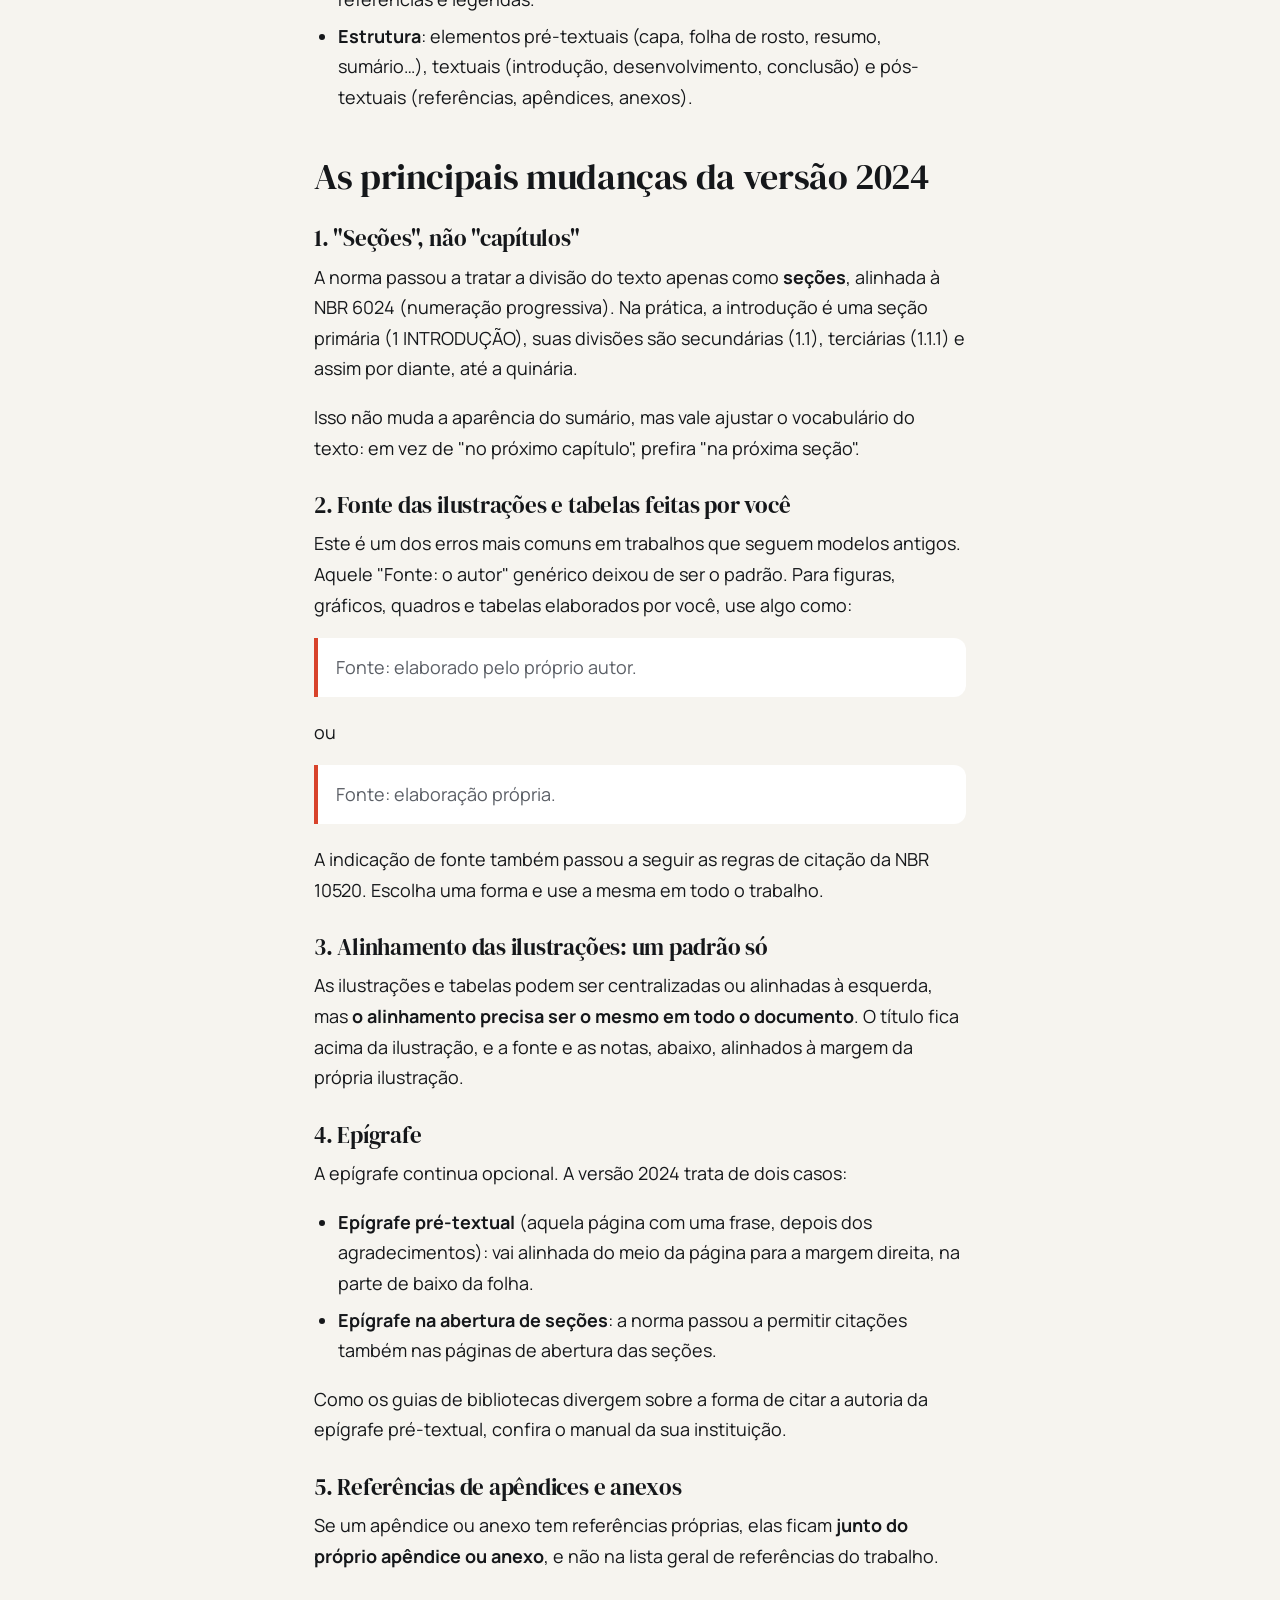
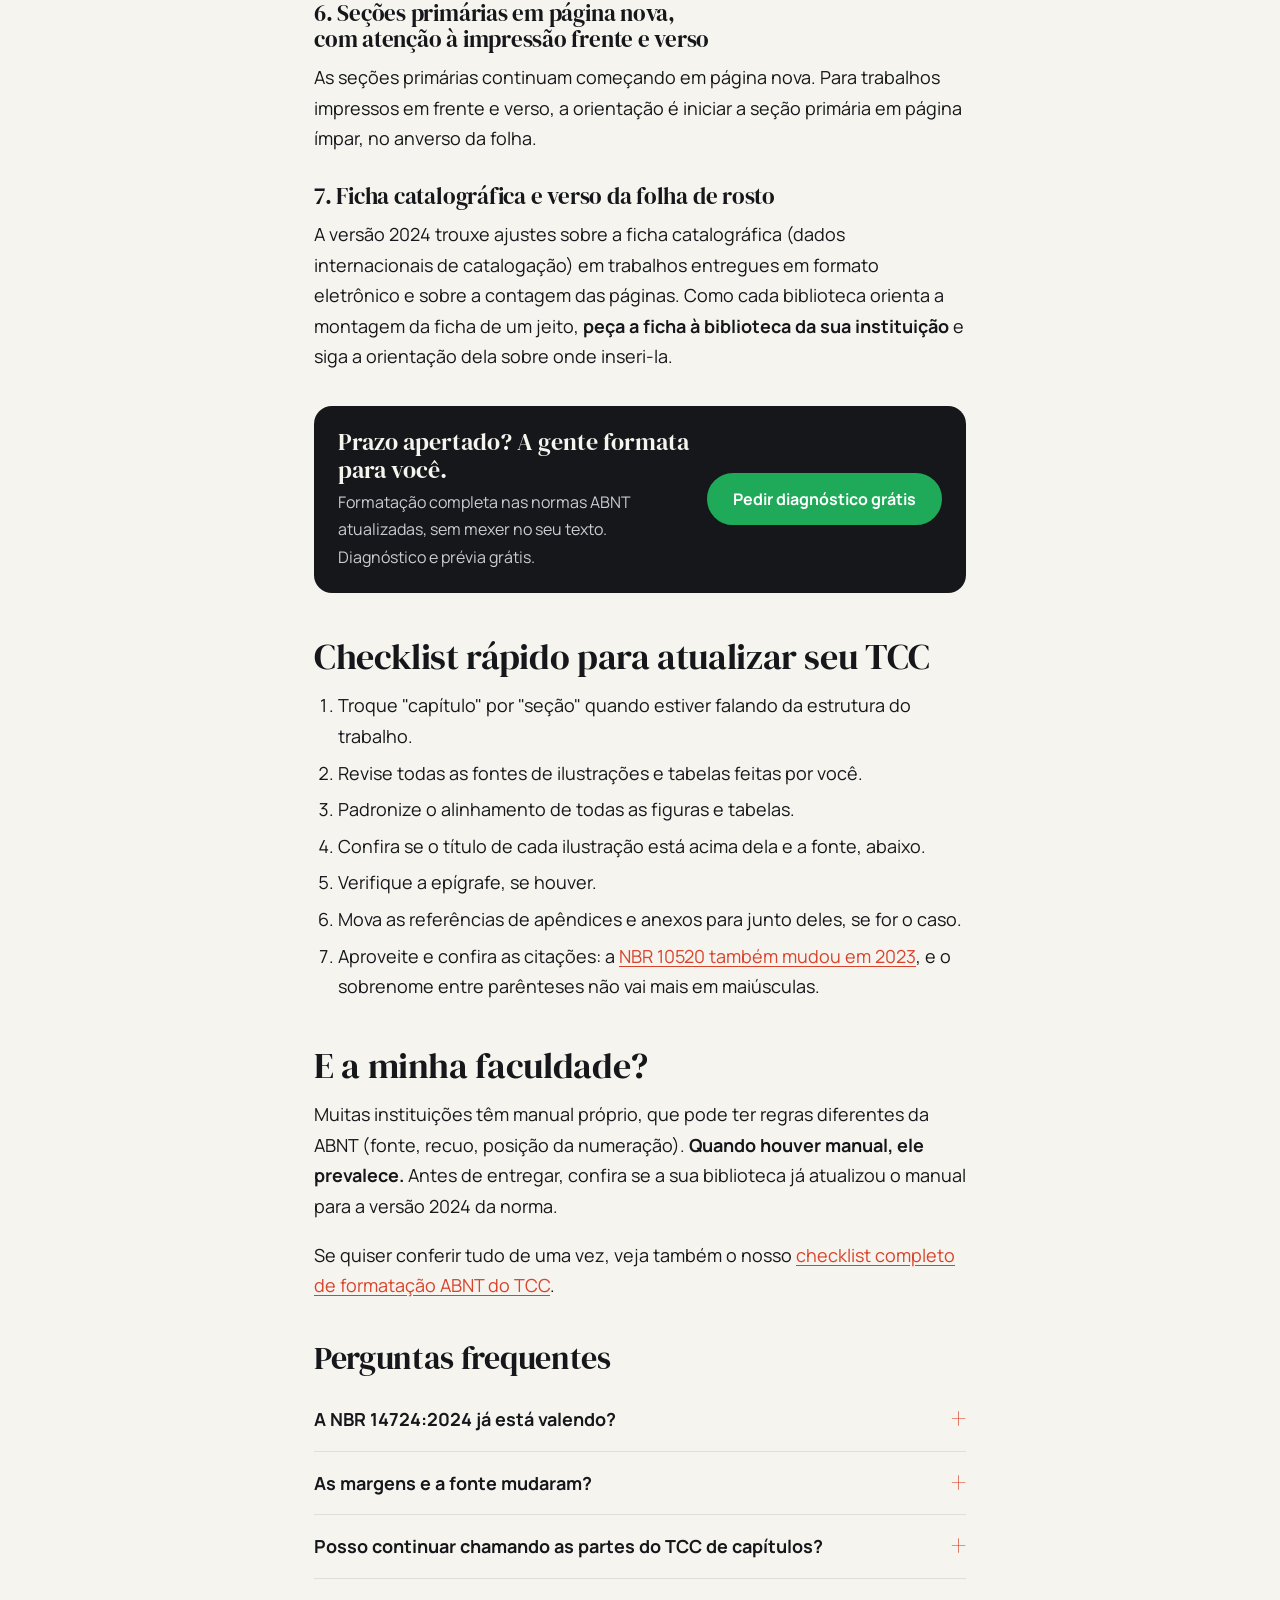
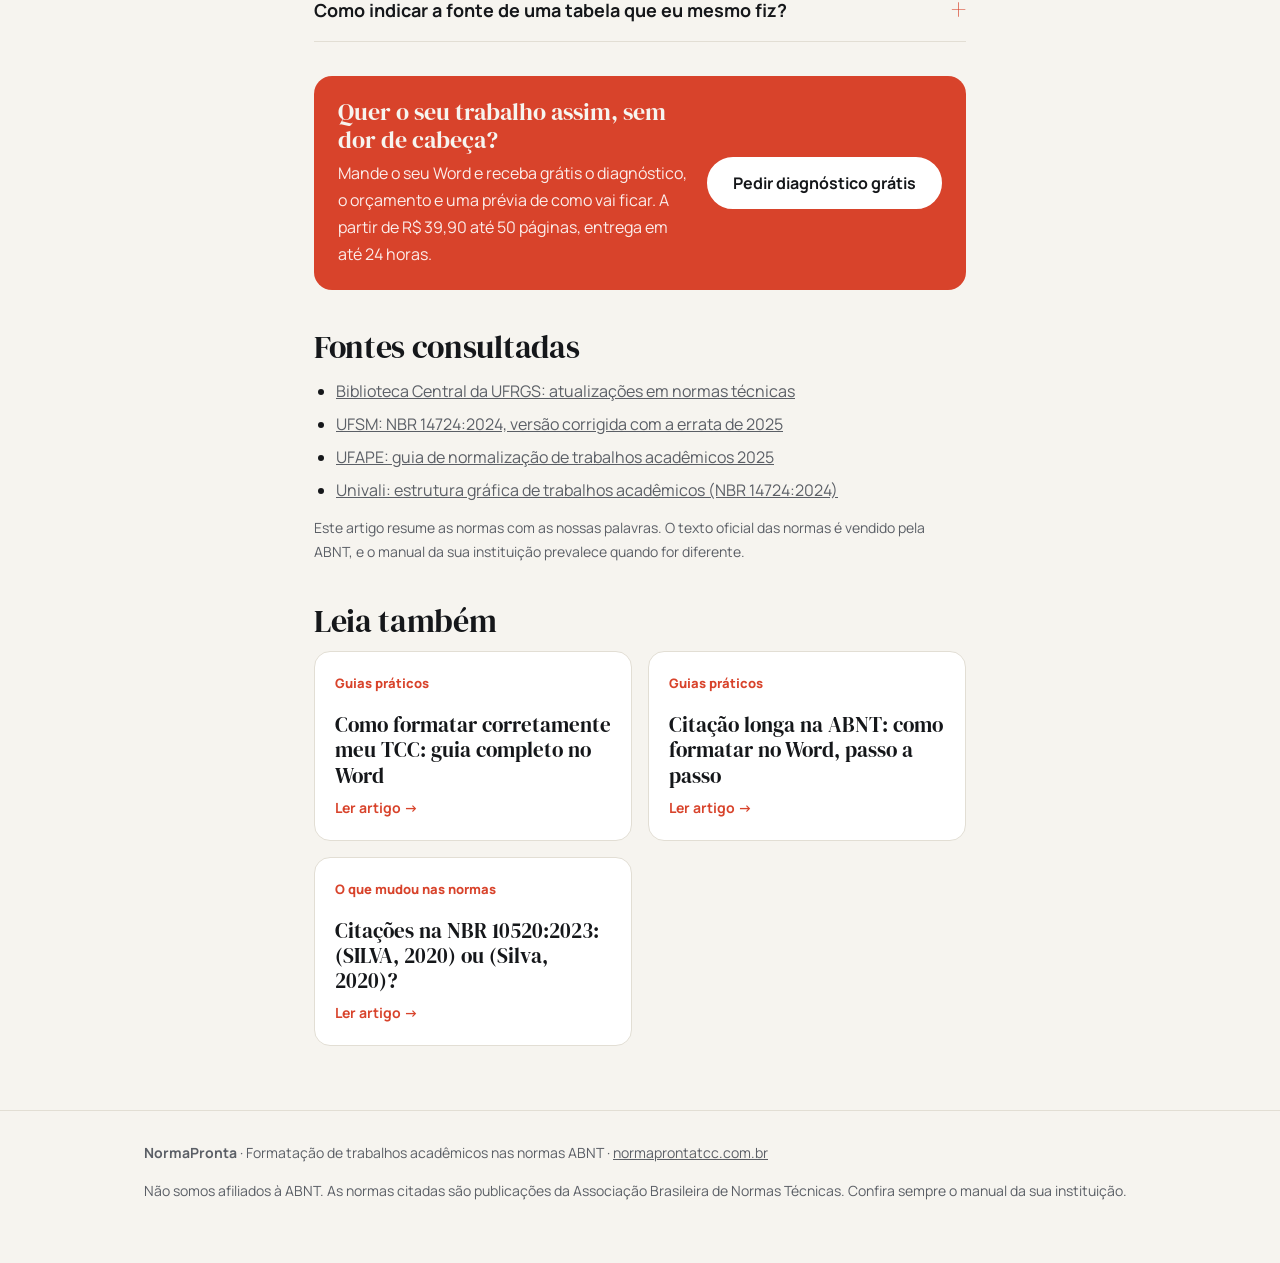
<file: blog/nbr-14724-2024-o-que-mudou/index.html>
<!DOCTYPE html>
<html lang="pt-BR">
<head>
<meta charset="utf-8">
<meta name="viewport" content="width=device-width, initial-scale=1">
<title>NBR 14724:2024: o que mudou na formatação do TCC | NormaPronta</title>
<meta name="description" content="A norma de trabalhos acadêmicos foi atualizada depois de 13 anos. Veja, em linguagem simples, o que mudou na NBR 14724:2024 e o que continua igual no seu TCC.">
<link rel="canonical" href="https://normaprontatcc.com.br/blog/nbr-14724-2024-o-que-mudou/">
<meta property="og:title" content="NBR 14724:2024: o que mudou na formatação do TCC | NormaPronta">
<meta property="og:description" content="A norma de trabalhos acadêmicos foi atualizada depois de 13 anos. Veja, em linguagem simples, o que mudou na NBR 14724:2024 e o que continua igual no seu TCC.">
<meta property="og:type" content="article">
<meta property="og:url" content="https://normaprontatcc.com.br/blog/nbr-14724-2024-o-que-mudou/">
<meta property="og:locale" content="pt_BR">
<meta name="theme-color" content="#15171a">
<link rel="icon" href="data:image/svg+xml,%3Csvg xmlns='http://www.w3.org/2000/svg' viewBox='0 0 64 64'%3E%3Crect width='64' height='64' rx='14' fill='%2315171a'/%3E%3Cpath d='M18 46V18h6l16 18V18h6v28h-6L24 28v18z' fill='%23f6f4ef'/%3E%3Ccircle cx='50' cy='48' r='5' fill='%23d8432b'/%3E%3C/svg%3E">
<link rel="preconnect" href="https://fonts.googleapis.com"><link rel="preconnect" href="https://fonts.gstatic.com" crossorigin>
<link href="https://fonts.googleapis.com/css2?family=DM+Serif+Display&family=Manrope:wght@400;500;600;700;800&display=swap" rel="stylesheet">
<link rel="stylesheet" href="/blog/blog.css">
<script type="application/ld+json">{"@context":"https://schema.org","@type":"Article","headline":"NBR 14724:2024: o que mudou na formatação do TCC","description":"A norma de trabalhos acadêmicos foi atualizada depois de 13 anos. Veja, em linguagem simples, o que mudou na NBR 14724:2024 e o que continua igual no seu TCC.","datePublished":"2026-11-24","dateModified":"2026-11-24","author":{"@type":"Organization","name":"NormaPronta"},"publisher":{"@type":"Organization","name":"NormaPronta","url":"https://normaprontatcc.com.br"},"mainEntityOfPage":"https://normaprontatcc.com.br/blog/nbr-14724-2024-o-que-mudou/","inLanguage":"pt-BR"}</script>
<script type="application/ld+json">{"@context":"https://schema.org","@type":"BreadcrumbList","itemListElement":[{"@type":"ListItem","position":1,"name":"Início","item":"https://normaprontatcc.com.br/"},{"@type":"ListItem","position":2,"name":"Blog","item":"https://normaprontatcc.com.br/blog/"},{"@type":"ListItem","position":3,"name":"NBR 14724:2024: o que mudou na formatação do TCC","item":"https://normaprontatcc.com.br/blog/nbr-14724-2024-o-que-mudou/"}]}</script>
<script type="application/ld+json">{"@context":"https://schema.org","@type":"FAQPage","mainEntity":[{"@type":"Question","name":"A NBR 14724:2024 já está valendo?","acceptedAnswer":{"@type":"Answer","text":"Sim. A versão de 2024 cancelou e substituiu a de 2011, e recebeu uma errata em abril de 2025. Trabalhos entregues agora devem seguir a versão atual, a menos que o manual da sua instituição diga outra coisa."}},{"@type":"Question","name":"As margens e a fonte mudaram?","acceptedAnswer":{"@type":"Answer","text":"Não. Continuam margens de 3 cm em cima e à esquerda e 2 cm embaixo e à direita, fonte tamanho 12 no texto e entrelinha de 1,5."}},{"@type":"Question","name":"Posso continuar chamando as partes do TCC de capítulos?","acceptedAnswer":{"@type":"Answer","text":"A norma de 2024 usa o termo seções, seguindo a NBR 6024. O ideal é falar em seções primárias, secundárias e assim por diante."}},{"@type":"Question","name":"Como indicar a fonte de uma tabela que eu mesmo fiz?","acceptedAnswer":{"@type":"Answer","text":"Em vez do genérico \"Fonte: o autor\", use uma forma como \"Fonte: elaborado pelo próprio autor\" ou \"Fonte: elaboração própria\". Mantenha o mesmo padrão em todo o trabalho."}}]}</script>
</head>
<body>
<header class="top"><div class="wrap nav">
  <a class="logo" href="/" aria-label="NormaPronta, início"><i>N</i>NormaPronta</a>
  <nav aria-label="Seções"><a href="/blog/">Blog</a><a href="/#planos">Planos</a><a href="/#duvidas">Dúvidas</a></nav>
  <a class="btn wa sm" href="https://wa.me/5521975978875?text=Oi!%20Vim%20pelo%20blog%20e%20quero%20o%20diagn%C3%B3stico%20gr%C3%A1tis%20do%20meu%20trabalho." target="_blank" rel="noopener">Diagnóstico grátis</a>
</div></header>
<main class="wrap post">
  <nav class="crumbs" aria-label="Trilha"><a href="/">Início</a> › <a href="/blog/">Blog</a></nav>
  <article>
    <header class="post-head">
      <span class="kicker">O que mudou nas normas</span>
      <h1>NBR 14724:2024: o que mudou na formatação do TCC</h1>
      <p class="lead">A norma de trabalhos acadêmicos foi atualizada depois de 13 anos. Veja, em linguagem simples, o que mudou na NBR 14724:2024 e o que continua igual no seu TCC.</p>
      <p class="meta">Atualizado em 24 de novembro de 2026 · 4 min de leitura</p>
    </header>
    <nav class="toc" aria-label="Neste artigo"><strong>Neste artigo</strong><ol><li><a href="#o-que-continua-igual">O que continua igual</a></li><li><a href="#as-principais-mudancas-da-versao-2024">As principais mudanças da versão 2024</a></li><li><a href="#checklist-rapido-para-atualizar-seu-tcc">Checklist rápido para atualizar seu TCC</a></li><li><a href="#e-a-minha-faculdade">E a minha faculdade?</a></li></ol></nav>
    <section class="tldr" aria-label="Resposta rápida"><strong>Resposta rápida</strong><p>A NBR 14724:2024 substituiu a versão de 2011. Margens (3 e 2 cm), fonte 12 e entrelinha 1,5 continuam iguais. As mudanças principais: o texto é dividido em seções (não capítulos), a fonte de ilustrações próprias passa a ser &quot;elaborado pelo próprio autor&quot; ou &quot;elaboração própria&quot;, todas as ilustrações devem ter o mesmo alinhamento, há regras novas para a epígrafe e as referências de apêndices e anexos ficam junto deles.</p></section>
    <div class="prose">
<p>Durante 13 anos, quem fazia TCC no Brasil seguia a NBR 14724 de 2011. Isso mudou: a <strong>NBR 14724:2024</strong> cancelou e substituiu a versão anterior, e em abril de 2025 ganhou uma errata com correções. Se você está usando o modelo de um veterano ou um guia antigo da internet, é bem provável que alguns detalhes do seu trabalho estejam desatualizados.</p>
<p>A boa notícia: o básico não mudou. As mudanças estão em pontos específicos, mas são justamente os detalhes que bancas e bibliotecas costumam conferir.</p>
<h2 id="o-que-continua-igual">O que continua igual</h2>
<p>Antes das novidades, o que você pode manter:</p>
<ul>
<li><strong>Papel A4</strong>, texto em cor preta (ilustrações podem ser coloridas).</li>
<li><strong>Margens</strong>: 3 cm em cima e à esquerda, 2 cm embaixo e à direita.</li>
<li><strong>Fonte tamanho 12</strong> no texto, e tamanho menor e uniforme em citações longas, notas de rodapé, legendas e fontes das ilustrações e tabelas.</li>
<li><strong>Entrelinha de 1,5</strong> no texto, e espaço simples nas citações longas, notas, referências e legendas.</li>
<li><strong>Estrutura</strong>: elementos pré-textuais (capa, folha de rosto, resumo, sumário…), textuais (introdução, desenvolvimento, conclusão) e pós-textuais (referências, apêndices, anexos).</li>
</ul>
<h2 id="as-principais-mudancas-da-versao-2024">As principais mudanças da versão 2024</h2>
<h3>1. &quot;Seções&quot;, não &quot;capítulos&quot;</h3>
<p>A norma passou a tratar a divisão do texto apenas como <strong>seções</strong>, alinhada à NBR 6024 (numeração progressiva). Na prática, a introdução é uma seção primária (1 INTRODUÇÃO), suas divisões são secundárias (1.1), terciárias (1.1.1) e assim por diante, até a quinária.</p>
<p>Isso não muda a aparência do sumário, mas vale ajustar o vocabulário do texto: em vez de &quot;no próximo capítulo&quot;, prefira &quot;na próxima seção&quot;.</p>
<h3>2. Fonte das ilustrações e tabelas feitas por você</h3>
<p>Este é um dos erros mais comuns em trabalhos que seguem modelos antigos. Aquele &quot;Fonte: o autor&quot; genérico deixou de ser o padrão. Para figuras, gráficos, quadros e tabelas elaborados por você, use algo como:</p>
<blockquote>
<p>Fonte: elaborado pelo próprio autor.</p>
</blockquote>
<p>ou</p>
<blockquote>
<p>Fonte: elaboração própria.</p>
</blockquote>
<p>A indicação de fonte também passou a seguir as regras de citação da NBR 10520. Escolha uma forma e use a mesma em todo o trabalho.</p>
<h3>3. Alinhamento das ilustrações: um padrão só</h3>
<p>As ilustrações e tabelas podem ser centralizadas ou alinhadas à esquerda, mas <strong>o alinhamento precisa ser o mesmo em todo o documento</strong>. O título fica acima da ilustração, e a fonte e as notas, abaixo, alinhados à margem da própria ilustração.</p>
<h3>4. Epígrafe</h3>
<p>A epígrafe continua opcional. A versão 2024 trata de dois casos:</p>
<ul>
<li><strong>Epígrafe pré-textual</strong> (aquela página com uma frase, depois dos agradecimentos): vai alinhada do meio da página para a margem direita, na parte de baixo da folha.</li>
<li><strong>Epígrafe na abertura de seções</strong>: a norma passou a permitir citações também nas páginas de abertura das seções.</li>
</ul>
<p>Como os guias de bibliotecas divergem sobre a forma de citar a autoria da epígrafe pré-textual, confira o manual da sua instituição.</p>
<h3>5. Referências de apêndices e anexos</h3>
<p>Se um apêndice ou anexo tem referências próprias, elas ficam <strong>junto do próprio apêndice ou anexo</strong>, e não na lista geral de referências do trabalho.</p>
<h3>6. Seções primárias em página nova, com atenção à impressão frente e verso</h3>
<p>As seções primárias continuam começando em página nova. Para trabalhos impressos em frente e verso, a orientação é iniciar a seção primária em página ímpar, no anverso da folha.</p>
<h3>7. Ficha catalográfica e verso da folha de rosto</h3>
<p>A versão 2024 trouxe ajustes sobre a ficha catalográfica (dados internacionais de catalogação) em trabalhos entregues em formato eletrônico e sobre a contagem das páginas. Como cada biblioteca orienta a montagem da ficha de um jeito, <strong>peça a ficha à biblioteca da sua instituição</strong> e siga a orientação dela sobre onde inseri-la.</p>

<aside class="cta-box">
  <div>
    <strong>Prazo apertado? A gente formata para você.</strong>
    <p>Formatação completa nas normas ABNT atualizadas, sem mexer no seu texto. Diagnóstico e prévia grátis.</p>
  </div>
  <a class="btn wa" href="https://wa.me/5521975978875?text=Oi!%20Vim%20pelo%20blog%20(NBR%2014724%3A2024%3A%20o%20que%20mudou%20na%20formata%C3%A7%C3%A3o%20do%20TCC)%20e%20quero%20o%20diagn%C3%B3stico%20gr%C3%A1tis%20do%20meu%20trabalho." target="_blank" rel="noopener">Pedir diagnóstico grátis</a>
</aside>
<h2 id="checklist-rapido-para-atualizar-seu-tcc">Checklist rápido para atualizar seu TCC</h2>
<ol>
<li>Troque &quot;capítulo&quot; por &quot;seção&quot; quando estiver falando da estrutura do trabalho.</li>
<li>Revise todas as fontes de ilustrações e tabelas feitas por você.</li>
<li>Padronize o alinhamento de todas as figuras e tabelas.</li>
<li>Confira se o título de cada ilustração está acima dela e a fonte, abaixo.</li>
<li>Verifique a epígrafe, se houver.</li>
<li>Mova as referências de apêndices e anexos para junto deles, se for o caso.</li>
<li>Aproveite e confira as citações: a <a href="/blog/nbr-10520-2023-citacoes-o-que-mudou/">NBR 10520 também mudou em 2023</a>, e o sobrenome entre parênteses não vai mais em maiúsculas.</li>
</ol>
<h2 id="e-a-minha-faculdade">E a minha faculdade?</h2>
<p>Muitas instituições têm manual próprio, que pode ter regras diferentes da ABNT (fonte, recuo, posição da numeração). <strong>Quando houver manual, ele prevalece.</strong> Antes de entregar, confira se a sua biblioteca já atualizou o manual para a versão 2024 da norma.</p>
<p>Se quiser conferir tudo de uma vez, veja também o nosso <a href="/blog/checklist-formatacao-tcc-abnt/">checklist completo de formatação ABNT do TCC</a>.</p>

    </div>
    <section class="faq"><h2 id="perguntas-frequentes">Perguntas frequentes</h2><details><summary>A NBR 14724:2024 já está valendo?</summary><p>Sim. A versão de 2024 cancelou e substituiu a de 2011, e recebeu uma errata em abril de 2025. Trabalhos entregues agora devem seguir a versão atual, a menos que o manual da sua instituição diga outra coisa.</p></details><details><summary>As margens e a fonte mudaram?</summary><p>Não. Continuam margens de 3 cm em cima e à esquerda e 2 cm embaixo e à direita, fonte tamanho 12 no texto e entrelinha de 1,5.</p></details><details><summary>Posso continuar chamando as partes do TCC de capítulos?</summary><p>A norma de 2024 usa o termo seções, seguindo a NBR 6024. O ideal é falar em seções primárias, secundárias e assim por diante.</p></details><details><summary>Como indicar a fonte de uma tabela que eu mesmo fiz?</summary><p>Em vez do genérico &quot;Fonte: o autor&quot;, use uma forma como &quot;Fonte: elaborado pelo próprio autor&quot; ou &quot;Fonte: elaboração própria&quot;. Mantenha o mesmo padrão em todo o trabalho.</p></details></section>
    
<aside class="cta-box final">
  <div>
    <strong>Quer o seu trabalho assim, sem dor de cabeça?</strong>
    <p>Mande o seu Word e receba grátis o diagnóstico, o orçamento e uma prévia de como vai ficar. A partir de R$ 39,90 até 50 páginas, entrega em até 24 horas.</p>
  </div>
  <a class="btn wa" href="https://wa.me/5521975978875?text=Oi!%20Vim%20pelo%20blog%20(NBR%2014724%3A2024%3A%20o%20que%20mudou%20na%20formata%C3%A7%C3%A3o%20do%20TCC)%20e%20quero%20o%20diagn%C3%B3stico%20gr%C3%A1tis%20do%20meu%20trabalho." target="_blank" rel="noopener">Pedir diagnóstico grátis</a>
</aside>
    <section class="sources"><h2>Fontes consultadas</h2><ul><li><a href="https://www.ufrgs.br/bibliotecacentral/categoria/normas-tecnicas/" target="_blank" rel="noopener">Biblioteca Central da UFRGS: atualizações em normas técnicas</a></li><li><a href="https://www.ufsm.br/app/uploads/sites/566/2026/05/14.724_versao-2024_apresentacao-trab-academicos.pdf" target="_blank" rel="noopener">UFSM: NBR 14724:2024, versão corrigida com a errata de 2025</a></li><li><a href="https://ufape.edu.br/sites/default/files/2025-02/Guia%20de%20Orienta%C3%A7%C3%A3o%20de%20Normaliza%C3%A7%C3%A3o%20para%20Trabalhos%20Acad%C3%AAmicos%20-%202025.pdf" target="_blank" rel="noopener">UFAPE: guia de normalização de trabalhos acadêmicos 2025</a></li><li><a href="https://portal.univali.br/biblioteca/downloads/estrutura-grafica-de-trabalhos-academicos.pdf" target="_blank" rel="noopener">Univali: estrutura gráfica de trabalhos acadêmicos (NBR 14724:2024)</a></li></ul><p class="note">Este artigo resume as normas com as nossas palavras. O texto oficial das normas é vendido pela ABNT, e o manual da sua instituição prevalece quando for diferente.</p></section>
  </article>
  <section class="related"><h2>Leia também</h2><div class="cards"><a class="card" href="/blog/como-formatar-tcc-corretamente/"><span class="kicker">Guias práticos</span><strong>Como formatar corretamente meu TCC: guia completo no Word</strong><span class="more">Ler artigo →</span></a><a class="card" href="/blog/citacao-longa-abnt-como-fazer-no-word/"><span class="kicker">Guias práticos</span><strong>Citação longa na ABNT: como formatar no Word, passo a passo</strong><span class="more">Ler artigo →</span></a><a class="card" href="/blog/nbr-10520-2023-citacoes-o-que-mudou/"><span class="kicker">O que mudou nas normas</span><strong>Citações na NBR 10520:2023: (SILVA, 2020) ou (Silva, 2020)?</strong><span class="more">Ler artigo →</span></a></div></section>
</main>
<footer class="foot"><div class="wrap">
  <span><strong>NormaPronta</strong> · Formatação de trabalhos acadêmicos nas normas ABNT · <a href="/">normaprontatcc.com.br</a></span>
  <span>Não somos afiliados à ABNT. As normas citadas são publicações da Associação Brasileira de Normas Técnicas. Confira sempre o manual da sua instituição.</span>
</div></footer>
</body>
</html>
</file>
<file: blog/blog.css>
:root{--paper:#f6f4ef;--card:#fff;--ink:#15171a;--mute:#5b5f66;--line:#e2ded4;--red:#d8432b;--red-soft:#fbe7e2;--mark:#ffe37a;--green:#1f7a4d;--wa:#1faa59;--shadow:0 1px 0 rgba(0,0,0,.04),0 24px 48px -24px rgba(21,23,26,.28)}
*{box-sizing:border-box;margin:0;min-width:0}
html{scroll-behavior:smooth;scroll-padding-top:84px}
body{background:var(--paper);color:var(--ink);font:18px/1.7 Manrope,system-ui,sans-serif;-webkit-font-smoothing:antialiased;overflow-x:clip}
a{color:inherit}
.wrap{max-width:1120px;margin:0 auto;padding:0 max(5vw,20px)}
h1,h2,h3{font-family:"DM Serif Display",Georgia,serif;font-weight:400;line-height:1.1;letter-spacing:-.01em;text-wrap:balance}
.kicker{display:block;font-weight:800;font-size:13px;color:var(--red);margin-bottom:10px;font-family:Manrope,sans-serif}
.lead{font-size:clamp(18px,1.7vw,21px);color:var(--mute)}
.btn{display:inline-flex;align-items:center;justify-content:center;min-height:52px;padding:0 24px;border-radius:999px;font:700 16px/1 Manrope,sans-serif;text-decoration:none;border:2px solid var(--ink);white-space:nowrap;transition:transform .15s}
.btn:hover{transform:translateY(-2px)}.btn:focus-visible{outline:3px solid var(--red);outline-offset:3px}
.btn.wa{background:var(--wa);border-color:var(--wa);color:#fff}.btn.sm{min-height:42px;padding:0 16px;font-size:14px}
.top{position:sticky;top:0;z-index:20;background:rgba(246,244,239,.9);backdrop-filter:blur(12px);border-bottom:1px solid var(--line)}
.nav{display:flex;align-items:center;justify-content:space-between;height:68px;gap:16px}
.logo{display:flex;align-items:center;gap:10px;font-weight:800;font-size:19px;text-decoration:none}
.logo i{width:32px;height:32px;border-radius:9px;background:var(--ink);display:grid;place-items:center;color:var(--paper);font:400 20px "DM Serif Display",serif;font-style:normal;position:relative}
.logo i::after{content:"";position:absolute;right:-3px;bottom:-3px;width:10px;height:10px;border-radius:50%;background:var(--red);border:2px solid var(--paper)}
.nav nav{display:flex;gap:26px;font-weight:600;font-size:15px}.nav nav a{text-decoration:none;color:var(--mute)}.nav nav a:hover{color:var(--ink)}
/* artigo */
.post{max-width:780px;padding-top:28px;padding-bottom:64px}
.crumbs{font-size:14px;color:var(--mute);margin-bottom:24px}.crumbs a{text-decoration:none}.crumbs a:hover{text-decoration:underline}
.post-head h1{font-size:clamp(34px,5vw,52px);margin-bottom:16px}
.post-head .meta{font-size:14px;color:var(--mute);margin-top:14px}
.toc{background:var(--card);border:1px solid var(--line);border-radius:14px;padding:18px 22px;margin:28px 0;font-size:16px}
.toc strong{display:block;margin-bottom:6px}.toc ol{padding-left:20px}.toc a{text-decoration:none;color:var(--mute)}.toc a:hover{color:var(--ink);text-decoration:underline}
.prose{margin-top:24px}
.prose h2{font-size:clamp(28px,3.4vw,36px);margin:44px 0 14px}
.prose h3{font-size:23px;margin:30px 0 10px}
.prose p,.prose ul,.prose ol{margin:0 0 18px}
.prose ul,.prose ol{padding-left:24px}.prose li{margin-bottom:6px}
.prose strong{font-weight:700}
.prose li:has(> input[type=checkbox]){list-style:none;margin-left:-24px;padding-left:30px;position:relative}
.prose li > input[type=checkbox]{position:absolute;left:0;top:.38em;width:18px;height:18px;accent-color:var(--green);margin:0}
.prose a{color:var(--red);text-underline-offset:3px}
.prose blockquote{border-left:4px solid var(--red);background:var(--card);padding:14px 18px;border-radius:0 12px 12px 0;margin:0 0 20px;color:var(--mute)}
.prose blockquote p:last-child{margin:0}
.prose code{font:600 .88em ui-monospace,SFMono-Regular,Menlo,monospace;background:var(--card);border:1px solid var(--line);padding:1px 6px;border-radius:6px}
.prose table{width:100%;border-collapse:collapse;margin:0 0 22px;font-size:16px;background:var(--card);border-radius:12px;overflow:hidden}
.prose th,.prose td{text-align:left;padding:10px 12px;border-bottom:1px solid var(--line);vertical-align:top}
.prose th{background:#efece5;font-weight:700}
.cta-box{display:grid;grid-template-columns:minmax(0,1fr) auto;gap:18px;align-items:center;background:var(--ink);color:var(--paper);border-radius:18px;padding:22px 24px;margin:34px 0}
.cta-box strong{font:400 24px/1.15 "DM Serif Display",serif;display:block;margin-bottom:6px}
.cta-box p{color:#c9ccd1;font-size:16px;margin:0}
.cta-box.final{background:var(--red)}.cta-box.final p{color:rgba(255,255,255,.9)}.cta-box.final .btn{background:#fff;border-color:#fff;color:var(--ink)}
.faq h2,.sources h2,.related h2{font-size:clamp(26px,3vw,32px);margin:40px 0 12px}
.faq details{border-bottom:1px solid var(--line)}
.faq summary{cursor:pointer;list-style:none;display:flex;justify-content:space-between;gap:16px;font-weight:700;padding:16px 0;min-height:44px}
.faq summary::-webkit-details-marker{display:none}.faq summary::after{content:"+";font:400 28px/1 "DM Serif Display",serif;color:var(--red);flex:none}
.faq details[open] summary::after{content:"−"}.faq details p{color:var(--mute);padding-bottom:16px;font-size:17px}
.sources ul{padding-left:22px;font-size:16px}.sources li{margin-bottom:6px}.sources a{color:var(--mute)}
.note{font-size:14px;color:var(--mute);margin-top:12px}
.related{max-width:780px}
.cards{display:grid;grid-template-columns:repeat(auto-fill,minmax(230px,1fr));gap:16px}
.card{display:flex;flex-direction:column;gap:8px;background:var(--card);border:1px solid var(--line);border-radius:16px;padding:20px;text-decoration:none;transition:transform .15s,box-shadow .15s}
.card:hover{transform:translateY(-3px);box-shadow:var(--shadow)}
.card strong{font:400 21px/1.2 "DM Serif Display",serif}.card p{color:var(--mute);font-size:16px}.card .more{margin-top:auto;font-weight:700;font-size:14px;color:var(--red)}
.cards.list{grid-template-columns:repeat(auto-fill,minmax(300px,1fr));margin-bottom:24px}
.card.big strong{font-size:25px}
.blog-hero{padding:48px 0 32px;max-width:760px}.blog-hero h1{font-size:clamp(38px,5.5vw,60px);margin-bottom:14px}
.foot{border-top:1px solid var(--line);padding:30px 0 60px;font-size:14px;color:var(--mute)}
.foot .wrap{display:flex;flex-wrap:wrap;justify-content:space-between;gap:14px}
@media(max-width:720px){.nav nav{display:none}.cta-box{grid-template-columns:minmax(0,1fr)}.cta-box .btn{width:100%}body{font-size:17px}}
@media(prefers-reduced-motion:reduce){*{transition:none!important;scroll-behavior:auto!important}}
.tldr{background:#fff8d6;border:1px solid #f0dc8a;border-radius:14px;padding:16px 20px;margin:24px 0 8px}.tldr strong{display:block;font-size:14px;font-weight:800;margin-bottom:4px}.tldr p{margin:0;font-size:17px}
</file>
